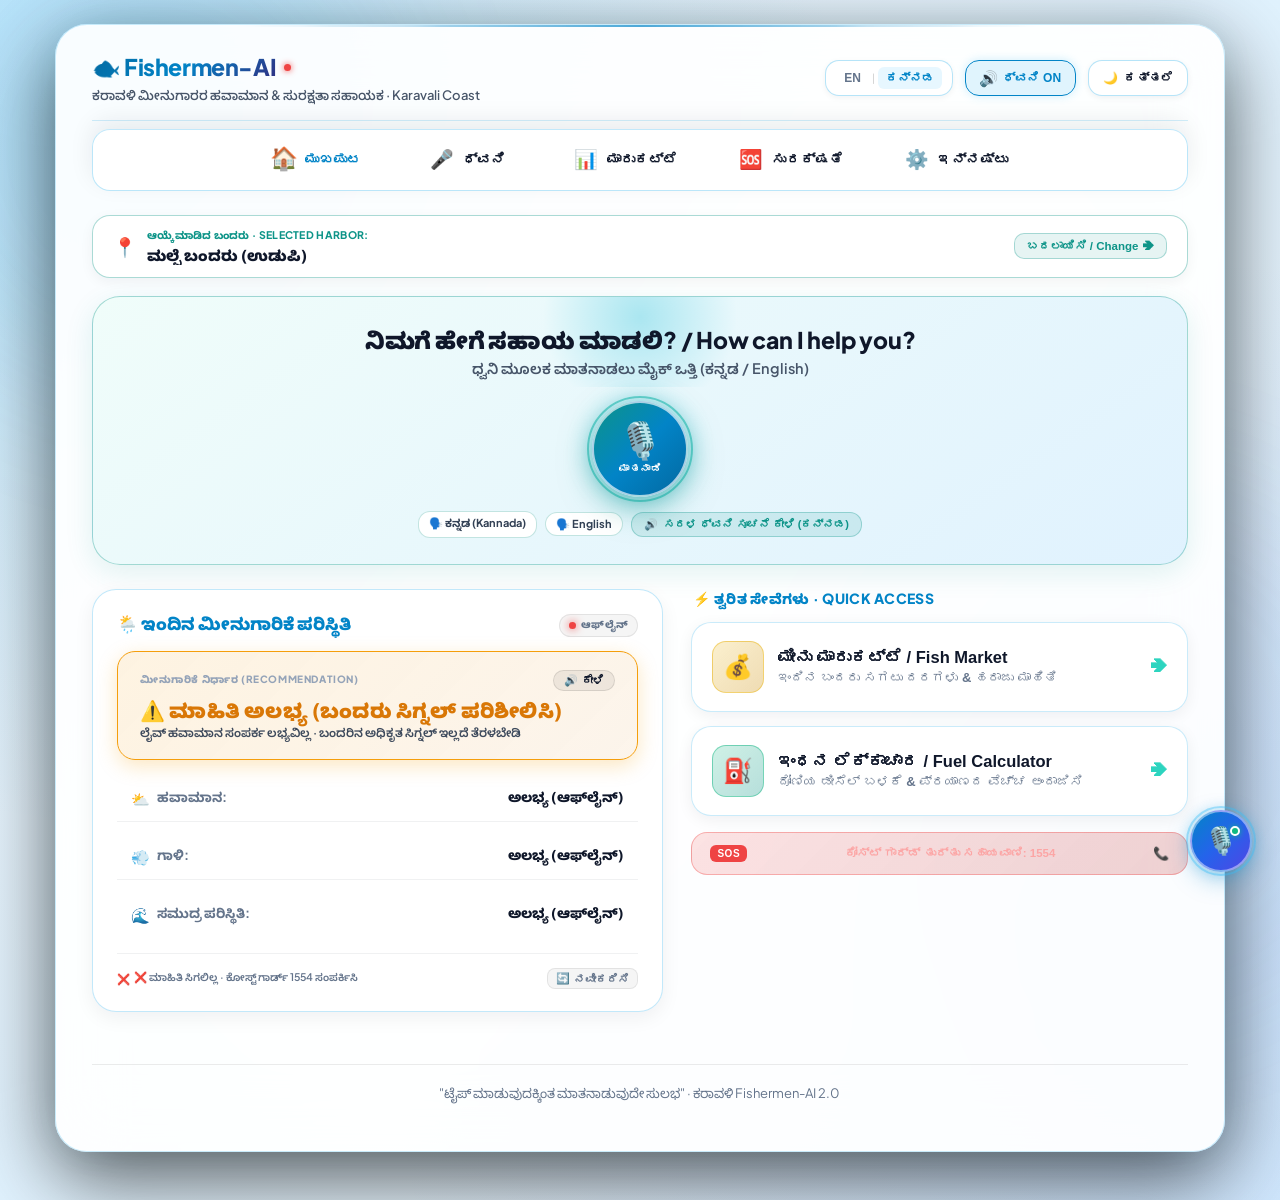
<file: frontend/index.html>
<!DOCTYPE html>
<html lang="kn">
<head>
    <meta charset="UTF-8">
    <meta name="viewport" content="width=device-width, initial-scale=1.0, maximum-scale=1.0, user-scalable=no">
    <meta name="theme-color" content="#030712">
    <meta name="apple-mobile-web-app-capable" content="yes">
    <meta name="apple-mobile-web-app-status-bar-style" content="black-translucent">
    <meta name="description" content="AI Marine Co-Pilot for Coastal Karnataka Fishermen with live weather, port prices, and safety advisory.">
    <link rel="manifest" href="./manifest.json">
    <link rel="icon" type="image/svg+xml" href="./icon.svg">
    <link rel="apple-touch-icon" href="./icon.svg">
    <title>🐟 Fishermen-AI | Autonomous Marine Co-Pilot</title>
    <!-- Premium Fonts -->
    <link rel="preconnect" href="https://fonts.googleapis.com">
    <link rel="preconnect" href="https://fonts.gstatic.com" crossorigin>
    <link href="https://fonts.googleapis.com/css2?family=Plus+Jakarta+Sans:wght@400;500;600;700;800;900&family=Noto+Sans+Kannada:wght@400;600;700;800&family=JetBrains+Mono:wght@500;700&display=swap" rel="stylesheet">
    <link rel="stylesheet" href="css/styles.css">
</head>
<body>

<!-- Floating Aurora Lights in Background -->
<div class="aurora-orb-1"></div>
<div class="aurora-orb-2"></div>

<div id="app">

    <!-- HEADER HUD (RESPONSIVE DESKTOP & MOBILE HEADER) -->
    <header class="app-header">
        <div class="header-brand">
            <div class="brand-title-row">
                <h1 class="brand-title">🐟 Fishermen-AI</h1>
                <div class="connection-status-dot" title="Server Status">
                    <span class="status-dot online" id="connectionDot"></span>
                    <span id="connectionText" class="sr-only">Online</span>
                </div>
            </div>
            <p class="subtitle" id="appSubtitle">ಕರಾವಳಿ ಮೀನುಗಾರರ ಹವಾಮಾನ & ಸುರಕ್ಷತಾ ಸಹಾಯಕ · Karavali Coast</p>
            <span class="marine-tag sr-only" id="marineTag">🌊 MARINE WEATHER ADVISORY</span>
        </div>

        <div class="header-actions-row">
            <!-- CONDENSED LANGUAGE TOGGLE: EN | ಕನ್ನಡ -->
            <div class="lang-toggle-compact" role="group" aria-label="Language Selector">
                <button class="lang-link lang-btn" data-lang="en" aria-label="Switch to English">EN</button>
                <span class="lang-sep">|</span>
                <button class="lang-link lang-btn active" data-lang="kn" aria-label="ಕನ್ನಡಕ್ಕೆ ಬದಲಾಯಿಸಿ">ಕನ್ನಡ</button>
            </div>

            <!-- KANNADA VOICE GUIDANCE TOGGLE (SINGLETON SHARED INSTANCE) -->
            <button id="voiceGuideToggleBtn" class="voice-guide-toggle-compact active" onclick="toggleVoiceGuide()" aria-label="ಧ್ವನಿ ಮಾರ್ಗದರ್ಶಿ / Voice Guide" title="ಧ್ವನಿ ಮಾರ್ಗದರ್ಶಿ (Voice Guidance: ON/OFF)">
                <span id="voiceGuideIcon" class="vguide-icon">🔊</span>
                <span id="voiceGuideText" class="vguide-text">ಧ್ವನಿ ON</span>
            </button>

            <!-- COMPACT THEME TOGGLE -->
            <button id="themeToggleBtn" class="theme-toggle-compact" onclick="toggleTheme()" aria-label="Toggle Light / Dark Mode" title="Toggle Theme">
                <span id="themeToggleIcon">☀️</span>
                <span id="themeToggleText" class="theme-toggle-text">Light</span>
            </button>
        </div>
    </header>

    <!-- PWA ADD TO HOME SCREEN BANNER -->
    <div id="pwaInstallBanner" class="pwa-install-banner" style="display:none;">
        <div class="pwa-banner-left">
            <span class="pwa-banner-icon">📱</span>
            <div class="pwa-banner-info">
                <span class="pwa-banner-title" id="pwaBannerTitle">ಹೋಮ್ ಸ್ಕ್ರೀನ್‌ಗೆ ಸೇರಿಸಿ</span>
                <span class="pwa-banner-sub" id="pwaBannerSub">ಆಫ್‌ಲೈನ್ ಬಳಕೆಗಾಗಿ ಆ್ಯಪ್ ಇನ್‌ಸ್ಟಾಲ್ ಮಾಡಿ</span>
            </div>
        </div>
        <div class="pwa-banner-actions">
            <button id="pwaInstallBtn" class="pwa-install-btn" onclick="triggerPwaInstall()">
                <span id="pwaInstallBtnText">ಇನ್‌ಸ್ಟಾಲ್</span>
            </button>
            <button class="pwa-close-btn" onclick="dismissPwaBanner()" aria-label="Dismiss banner" title="Dismiss">✕</button>
        </div>
    </div>

    <!-- CONTENT DISPLAY -->
    <div class="content-area" id="contentArea">

        <!-- ================= HOME PAGE (MODERN COASTAL REDESIGN) ================= -->
        <div class="page active" id="page-home">

            <!-- 1. SELECTED LOCATION BAR -->
            <div class="home-location-bar" id="homeLocationBar">
                <div class="home-location-info">
                    <span class="home-location-pin" aria-hidden="true">📍</span>
                    <div class="home-location-text">
                        <span class="home-location-label" id="homeLocationLabel">Selected Harbor · ಆಯ್ಕೆಮಾಡಿದ ಬಂದರು:</span>
                        <span class="home-location-name" id="homeLocationName">Malpe Harbor, Udupi (ಮಲ್ಪೆ ಬಂದರು)</span>
                    </div>
                </div>
                <button class="home-location-change-btn" id="homeLocationChangeBtn" onclick="openLocationSelector()" aria-label="Change Harbor Location" title="Change Location (ಬದಲಾಯಿಸಿ)">
                    <span id="homeLocationChangeText">ಬದಲಾಯಿಸಿ / Change</span>
                    <span class="home-loc-arrow" aria-hidden="true">➔</span>
                </button>
            </div>

            <!-- 2. MAIN VOICE ASSISTANT HERO (PRIMARY ENTRY POINT) -->
            <section class="home-voice-hero" id="homeVoiceHero" aria-label="Fishermen-AI Voice Assistant Entry Point">
                <div class="home-voice-hero-glow"></div>
                <div class="home-voice-hero-content">
                    <div class="home-voice-prompt-group">
                        <h2 class="home-voice-title" id="homeVoiceHeroTitle">How can I help you? / ನಿಮಗೆ ಹೇಗೆ ಸಹಾಯ ಮಾಡಲಿ?</h2>
                        <p class="home-voice-sub" id="homeVoiceHeroSub">Tap to speak in Kannada or English · ಮಾತನಾಡಿ ಕೇಳಿ</p>
                    </div>

                    <!-- LARGE PROMINENT CENTER MICROPHONE -->
                    <div class="home-hero-mic-wrapper">
                        <div class="home-hero-mic-sonar" id="homeHeroMicSonar" aria-hidden="true"></div>
                        <button class="home-hero-mic-btn" id="homeHeroMicBtn" onclick="handleHomeHeroMicClick()" aria-label="Start Voice Assistant (ಧ್ವನಿ ಸಹಾಯಕ)">
                            <span class="home-hero-mic-icon" id="homeHeroMicIcon" aria-hidden="true">🎙️</span>
                            <span class="home-hero-mic-label" id="homeHeroMicLabel">TAP TO SPEAK</span>
                        </button>
                    </div>

                    <div class="home-voice-badges-row">
                        <span class="home-voice-badge">🗣️ ಕನ್ನಡ (Kannada)</span>
                        <span class="home-voice-badge">🗣️ English</span>
                        <button class="home-voice-guide-pill" onclick="playCurrentScreenGuidance()" aria-label="ಧ್ವನಿ ಮಾರ್ಗದರ್ಶನ ಕೇಳಿ">
                            <span class="vguide-pill-speaker" aria-hidden="true">🔊</span>
                            <span id="homeVoiceGuideBtnText">ಸರಳ ಧ್ವನಿ ಸೂಚನೆ ಕೇಳಿ</span>
                        </button>
                    </div>
                </div>
            </section>

            <!-- 3. BALANCED RESPONSIVE GRID -->
            <div class="home-desktop-layout">
                <!-- LEFT COLUMN: FISHING RECOMMENDATION & COMPACT WEATHER SUMMARY -->
                <div class="home-col-conditions">
                    <div class="home-conditions-card" id="homeConditionsCard">
                        <div class="conditions-header-row">
                            <div class="conditions-card-title" id="condCardTitle">
                                🌦️ Today's Sea & Weather
                            </div>
                            <div class="conditions-live-badge" id="condLiveBadge">
                                <span class="live-dot online" id="condLiveDot"></span>
                                <span id="condLiveStatus">LIVE</span>
                            </div>
                        </div>

                        <!-- FISHING RECOMMENDATION (PROMINENT HERO STATUS) -->
                        <div class="recommendation-hero-box go" id="homeRecommendationBox">
                            <div class="rec-label-row">
                                <span class="rec-label" id="recLabelTitle">FISHING RECOMMENDATION</span>
                                <button id="homeReplayVoiceBtn" onclick="replayCurrentDecisionVoice()" class="rec-audio-btn" title="Listen in Audio" aria-label="Listen recommendation in audio">
                                    <span>🔊</span> <span id="homeReplayBtnText">Listen</span>
                                </button>
                            </div>
                            <div class="rec-status-value" id="homeDecisionStatus">
                                🟢 GO (CONDITIONS FAVORABLE)
                            </div>
                            <div class="rec-advisory-sub" id="homeAdvisorySub">
                                Generally favorable marine conditions · Good for coastal craft
                            </div>
                        </div>

                        <!-- 3 COMPACT CONDITION METRICS: Weather, Wind, Sea conditions -->
                        <div class="conditions-metrics-list">
                            <!-- Weather -->
                            <div class="cond-metric-item">
                                <div class="cond-metric-label">
                                    <span class="cond-metric-icon" aria-hidden="true">⛅</span>
                                    <span id="condWeatherLabel">Weather:</span>
                                </div>
                                <div class="cond-metric-value" id="condWeatherVal">Loading conditions...</div>
                            </div>

                            <!-- Wind -->
                            <div class="cond-metric-item">
                                <div class="cond-metric-label">
                                    <span class="cond-metric-icon" aria-hidden="true">💨</span>
                                    <span id="condWindLabel">Wind:</span>
                                </div>
                                <div class="cond-metric-value" id="condWindVal">Loading wind...</div>
                            </div>

                            <!-- Sea Conditions -->
                            <div class="cond-metric-item">
                                <div class="cond-metric-label">
                                    <span class="cond-metric-icon" aria-hidden="true">🌊</span>
                                    <span id="condSeaLabel">Sea conditions:</span>
                                </div>
                                <div class="cond-metric-value" id="condSeaVal">Loading sea state...</div>
                            </div>
                        </div>

                        <!-- LAST-UPDATED TIMESTAMP & DATA ACCURACY BAR -->
                        <div class="cond-footer-bar">
                            <div class="cond-timestamp-info" id="condTimestampInfo">
                                <span id="condTimestampIcon" aria-hidden="true">🕒</span>
                                <span id="condTimestampText">Fetching live telemetry...</span>
                            </div>
                            <button class="cond-refresh-action" onclick="refreshHomeConditions()" title="Refresh telemetry" aria-label="Refresh conditions">
                                <span>🔄</span> <span id="condRefreshText">Refresh</span>
                            </button>
                        </div>
                    </div>
                </div>

                <!-- RIGHT COLUMN: EXACTLY TWO QUICK ACCESS SHORTCUT CARDS + EMERGENCY STRIP -->
                <div class="home-col-features">
                    <div class="home-shortcuts-section">
                        <div class="home-shortcuts-header">
                            <span class="home-shortcuts-title" id="homeShortcutsHeaderTitle">⚡ Quick Access · ತ್ವರಿತ ಸೇವೆಗಳು</span>
                        </div>
                        <div class="home-shortcuts-grid">
                            <!-- SHORTCUT 1: FISH MARKET -->
                            <button class="home-shortcut-card" onclick="openHomeMarket()" aria-label="Fish Market Prices">
                                <div class="home-shortcut-icon market" aria-hidden="true">
                                    <span>💰</span>
                                </div>
                                <div class="home-shortcut-details">
                                    <div class="home-shortcut-name" id="homeMarketTitle">Fish Market / ಮೀನು ಮಾರುಕಟ್ಟೆ</div>
                                    <div class="home-shortcut-desc" id="homeMarketSub">Today's live harbor auction & benchmark catch rates</div>
                                </div>
                                <span class="home-shortcut-arrow" aria-hidden="true">➔</span>
                            </button>

                            <!-- SHORTCUT 2: FUEL CALCULATOR -->
                            <button class="home-shortcut-card" onclick="openHomeFuelCalculator()" aria-label="Fuel Calculator">
                                <div class="home-shortcut-icon fuel" aria-hidden="true">
                                    <span>⛽</span>
                                </div>
                                <div class="home-shortcut-details">
                                    <div class="home-shortcut-name" id="homeFuelTitle">Fuel Calculator / ಇಂಧನ ಲೆಕ್ಕಾಚಾರ</div>
                                    <div class="home-shortcut-desc" id="homeFuelSub">Estimate diesel consumption, engine burn & trip costs</div>
                                </div>
                                <span class="home-shortcut-arrow" aria-hidden="true">➔</span>
                            </button>
                        </div>
                    </div>

                    <!-- 4. SUBTLE EMERGENCY DISTRESS SOS BAR -->
                    <div class="home-emergency-strip">
                        <button class="emergency-quick-pill" onclick="openSOS()" aria-label="Coast Guard Emergency Hotline 1554">
                            <span class="emergency-sos-badge">SOS</span>
                            <span class="emergency-text" id="homeEmergencySosText">Coast Guard Distress Hotline: 1554</span>
                            <span class="emergency-call-icon" aria-hidden="true">📞</span>
                        </button>
                    </div>
                </div>
            </div>

            <!-- Hidden container for decision card references to ensure backwards compatibility -->
            <div id="resultContainer" style="display:none;">
                <div id="decisionCard">
                    <div id="decisionStatus"></div>
                    <div id="decisionReasons"></div>
                    <div id="decisionDetails"></div>
                    <div id="replayBtnText"></div>
                </div>
            </div>

        </div>

        <!-- ================= VOICE COCKPIT TAB ================= -->
        <div class="page" id="page-voice">
            <h2 class="page-title" id="voicePageTitle">🎤 Karavali Voice Cockpit</h2>
            <div style="display:flex;align-items:center;justify-content:space-between;gap:8px;margin-bottom:14px;flex-wrap:wrap;">
                <p id="voicePageSub" style="font-size:13px;color:#94a3b8;margin:0;">Speak directly in Kannada or English.</p>
                <button class="screen-voice-guide-btn" onclick="playCurrentScreenGuidance()" aria-label="ಬಳಸುವ ವಿಧಾನ ಕೇಳಿ">
                    <span class="vguide-pill-speaker">🔊</span>
                    <span id="voiceVoiceGuideBtnText">ಬಳಸುವ ವಿಧಾನ ಕೇಳಿ (ಕನ್ನಡ)</span>
                    <span class="vguide-pill-cue">▶️</span>
                </button>
            </div>

            <div class="voice-desktop-layout">
                <div class="voice-col-cockpit">
                    <div class="voice-cockpit voice-hub-card">
                        <div class="voice-hub-hero-badge">
                            <span class="hub-hero-icon">🎙️</span>
                            <span class="hub-hero-title" id="voiceHubHeroTitle">One Global Voice Assistant</span>
                        </div>
                        <p class="voice-hub-desc" id="voiceHubDesc">
                            You can ask Fishermen-AI from ANY screen using the persistent floating 🎙️ button on the bottom right.
                        </p>
                        <button class="voice-hub-launch-btn" onclick="openGlobalVoiceAssistant()" aria-label="Open Voice Assistant">
                            <span style="display:flex;align-items:center;gap:8px;">
                                <span>🎙️</span>
                                <span id="voiceHubLaunchText">Open Voice Assistant (ಧ್ವನಿ ಸಹಾಯಕ)</span>
                            </span>
                            <span>➔</span>
                        </button>
                        <div class="voice-hub-features-list">
                            <div class="vh-feat-item">
                                <span class="vh-feat-icon">🗣️</span>
                                <span class="vh-feat-text" id="vhFeat1">Kannada & English voice recognition & speech</span>
                            </div>
                            <div class="vh-feat-item">
                                <span class="vh-feat-icon">📍</span>
                                <span class="vh-feat-text" id="vhFeat2">Context-aware for Weather, Market, Fuel, and Safety</span>
                            </div>
                            <div class="vh-feat-item">
                                <span class="vh-feat-icon">⚡</span>
                                <span class="vh-feat-text" id="vhFeat3">Accessible across all screens without leaving your page</span>
                            </div>
                        </div>
                    </div>
                </div>

                <div class="voice-col-prompts">
                    <!-- Quick Suggestions -->
                    <div class="voice-prompts-wrapper">
                        <div id="voicePromptsTitle" style="font-size:11px;font-weight:800;color:#94a3b8;letter-spacing:0.5px;margin-bottom:8px;">💡 POPULAR ADVISORY PROMPTS</div>
                        <div style="display:flex;flex-direction:column;gap:6px;">
                            <div class="item-row" style="cursor:pointer;align-items:center;padding:11px 2px;" onclick="runVoicePrompt(1)">
                                <span id="promptItem1" style="font-weight:600;">🐟 "ನಾಳೆ ಕಡಲಿಗೆ ಹೋಗಬಹುದಾ?"</span>
                                <span class="prompt-ask-label" style="font-size:11px;color:#38bdf8;font-weight:700;text-align:right;flex-shrink:0;">Ask ➔</span>
                            </div>
                            <div class="item-row" style="cursor:pointer;align-items:center;padding:11px 2px;" onclick="runVoicePrompt(2)">
                                <span id="promptItem2" style="font-weight:600;">💰 "ಬಂಗಡೆ ಮೀನು ಬೆಲೆ ಎಷ್ಟು?"</span>
                                <span class="prompt-ask-label" style="font-size:11px;color:#38bdf8;font-weight:700;text-align:right;flex-shrink:0;">Ask ➔</span>
                            </div>
                            <div class="item-row" style="cursor:pointer;align-items:center;padding:11px 2px;" onclick="runVoicePrompt(3)">
                                <span id="promptItem3" style="font-weight:600;">🌊 "ಈಗ ಗಾಳಿ ಮತ್ತು ಅಲೆಗಳ ಸ್ಥಿತಿ ಹೇಗಿದೆ?"</span>
                                <span class="prompt-ask-label" style="font-size:11px;color:#38bdf8;font-weight:700;text-align:right;flex-shrink:0;">Ask ➔</span>
                            </div>
                            <div class="item-row" style="cursor:pointer;align-items:center;padding:11px 2px;" onclick="runVoicePrompt(4)">
                                <span id="promptItem4" style="font-weight:600;">⛽ "100 HP ದೋಣಿಗೆ ಎಷ್ಟು ಡೀಸೆಲ್ ಬೇಕು?"</span>
                                <span class="prompt-ask-label" style="font-size:11px;color:#38bdf8;font-weight:700;text-align:right;flex-shrink:0;">Ask ➔</span>
                            </div>
                            <div class="item-row" style="cursor:pointer;align-items:center;padding:11px 2px;" onclick="runVoicePrompt(5)">
                                <span id="promptItem5" style="font-weight:600;">🚨 "ಕೋಸ್ಟ್ ಗಾರ್ಡ್ ತುರ್ತು ಸಂಖ್ಯೆ ಏನು?"</span>
                                <span class="prompt-ask-label" style="font-size:11px;color:#38bdf8;font-weight:700;text-align:right;flex-shrink:0;">Ask ➔</span>
                            </div>
                        </div>
                    </div>
                </div>
            </div>
        </div>

        <!-- ================= MARKET TAB ================= -->
        <div class="page" id="page-market">
            <div style="display:flex;justify-content:space-between;align-items:center;margin-bottom:6px;">
                <h2 class="page-title" id="marketPageTitle" style="margin-bottom:0;">💰 ಬಂದರು ಮೀನು ದರಗಳು</h2>
                <span id="marketPageBadge" style="font-size:10px;background:rgba(6,182,212,0.12);color:#38bdf8;padding:2px 8px;border-radius:10px;border:1px solid rgba(6,182,212,0.25);font-weight:700;">KARAVALI HARBORS</span>
            </div>
            <div style="display:flex;align-items:center;justify-content:space-between;gap:8px;margin-bottom:12px;flex-wrap:wrap;">
                <p id="marketPageSub" style="font-size:12px;color:var(--text-muted);margin:0;flex:1;min-width:160px;">ಪರಿಶೀಲಿಸಿದ ಬಂದರು ಸಗಟು ದರಗಳು & ಮಾರಾಟ ನಿರ್ಧಾರ ಮಾಹಿತಿ.</p>
                <button class="screen-voice-guide-btn" onclick="playCurrentScreenGuidance()" aria-label="ದರಗಳ ಮಾಹಿತಿ ಕೇಳಿ">
                    <span class="vguide-pill-speaker">🔊</span>
                    <span id="marketVoiceGuideBtnText">ದರಗಳ ಮಾಹಿತಿ ಕೇಳಿ (ಕನ್ನಡ)</span>
                    <span class="vguide-pill-cue">▶️</span>
                </button>
            </div>

            <!-- 1. TRANSPARENCY & AUTHENTICITY NOTICE BANNER -->
            <div id="marketStatusBanner" class="market-status-banner">
                <div class="market-status-top">
                    <span id="marketStatusBadge" class="market-status-badge">⚠️ ಬೆಂಚ್‌ಮಾರ್ಕ್ ದರಗಳು (BENCHMARK)</span>
                    <span id="marketStatusTime" class="market-status-time">⏰ ಇಂದು · 06:30 AM</span>
                </div>
                <div id="marketStatusDesc" class="market-status-desc">
                    ಲೈವ್ ಡಿಜಿಟಲ್ ಹರಾಜು ಫೀಡ್ ಲಭ್ಯವಿಲ್ಲ: ಇತ್ತೀಚಿನ ಪರಿಶೀಲಿಸಿದ ಬಂದರು ಸಗಟು ದರಗಳನ್ನು ತೋರಿಸಲಾಗಿದೆ. ಮೀನು ಮಾರಾಟ ಮಾಡುವ ಮುನ್ನ ಸ್ಥಳೀಯ ಹರಾಜುದಾರರೊಂದಿಗೆ ದರ ಖಚಿತಪಡಿಸಿ.
                </div>
                <div class="market-status-source-tag">
                    <span id="marketStatusSourceLabel">🏛️ ಮೂಲ:</span>
                    <strong id="marketStatusSource">ಮಲ್ಪೆ ಮೀನುಗಾರರ ಪ್ರಾಥಮಿಕ ಸಹಕಾರಿ ಸಂಘ & ಕೆಎಫ್‌ಡಿಸಿ</strong>
                </div>
            </div>

            <!-- 2. SELECT LOCAL MARKET (HARBOR CAROUSEL) -->
            <div class="market-selector-wrapper">
                <div class="market-selector-label">
                    <span>📍</span>
                    <span id="marketSelectLabel">ಕರಾವಳಿ ಬಂದರು ಆಯ್ಕೆಮಾಡಿ (Select Harbor):</span>
                </div>
                <div id="marketChipsScroll" class="market-chips-scroll">
                    <!-- Populated dynamically via selectMarket() -->
                    <button class="market-chip active" type="button" onclick="selectMarket('malpe')">
                        <span class="market-chip-title">⚓ ಮಲ್ಪೆ ಬಂದರು</span>
                        <span class="market-chip-sub">Malpe · ಉಡುಪಿ</span>
                    </button>
                    <button class="market-chip" type="button" onclick="selectMarket('mangalore')">
                        <span class="market-chip-title">⚓ ಮಂಗಳೂರು ಧಕ್ಕೆ</span>
                        <span class="market-chip-sub">Mangalore Bunder · ದ.ಕ</span>
                    </button>
                    <button class="market-chip" type="button" onclick="selectMarket('gangolli')">
                        <span class="market-chip-title">⚓ ಗಂಗೊಳ್ಳಿ ಬಂದರು</span>
                        <span class="market-chip-sub">Gangolli · ಕುಂದಾಪುರ</span>
                    </button>
                    <button class="market-chip" type="button" onclick="selectMarket('karwar')">
                        <span class="market-chip-title">⚓ ಕಾರವಾರ ಬಂದರು</span>
                        <span class="market-chip-sub">Baithkol · ಉ.ಕ</span>
                    </button>
                    <button class="market-chip" type="button" onclick="selectMarket('honnavar')">
                        <span class="market-chip-title">⚓ ಹೊನ್ನಾವರ ಬಂದರು</span>
                        <span class="market-chip-sub">Honnavar · ಶರಾವತಿ</span>
                    </button>
                </div>
            </div>

            <!-- 3. SEARCH BY FISH NAME -->
            <div class="market-search-box">
                <span class="market-search-icon">🔍</span>
                <input type="text" id="marketSearchInput" class="market-search-input" placeholder="ಮೀನಿನ ಹೆಸರು ಹುಡುಕಿ (Search fish: ಬಂಗಡೆ, Pomfret, Boothai)..." oninput="filterMarketPrices()" autocomplete="off">
                <button type="button" id="marketSearchClear" class="market-search-clear" onclick="clearMarketSearch()" aria-label="Clear Search">✖</button>
            </div>

            <!-- 4. STRUCTURED 3-COLUMN TABLE HEADER -->
            <div class="market-table-header">
                <div class="market-th-col" id="mthFish">Fish (ಮೀನು / ತಳಿ)</div>
                <div class="market-th-col" id="mthPrice">Market price (/kg)</div>
                <div class="market-th-col" id="mthUpdated">Updated (ನವೀಕರಣ)</div>
            </div>

            <!-- 5. STRUCTURED CARDS LIST -->
            <div id="marketList" class="market-cards-list">
                <p style="opacity:0.6;font-size:13px;padding:24px 16px;text-align:center;">ಬಂದರು ದರಗಳನ್ನು ಲೋಡ್ ಮಾಡಲಾಗುತ್ತಿದೆ...</p>
            </div>

            <!-- 6. DOCKSIDE SELLING ADVISORY CARD -->
            <div class="market-disclaimer-box">
                <div class="market-disclaimer-title">
                    <span>💡</span>
                    <span id="marketAdvisoryTitle">ಮೀನುಗಾರರ ಮಾರಾಟ ಸಲಹೆ (Selling Decision Advisory):</span>
                </div>
                <div id="marketAdvisoryText">
                    ಇಲ್ಲಿ ನೀಡಿರುವ ಸಗಟು ದರಗಳು ಬಂದರು ಹರಾಜಿನ ಸರಾಸರಿ ಪ್ರತಿ ಕಿಲೋಗ್ರಾಂ ಬೆಲೆಯಾಗಿದೆ. ನಿಮ್ಮ ಕ್ಯಾಚ್‌ನ ತಾಜಾತನ (A-Grade / B-Grade), ಐಸ್ ಪ್ರಮಾಣ ಮತ್ತು ಮಾರುಕಟ್ಟೆಗೆ ಬರುವ ಒಟ್ಟು ದೋಣಿಗಳ ಸಂಖ್ಯೆಗೆ ಅನುಗುಣವಾಗಿ ಅಂತಿಮ ಹರಾಜು ದರ ವ್ಯತ್ಯಾಸವಾಗಬಹುದು. ದೋಣಿ ಇಳಿಸುವ ಮುನ್ನ ಬಂದರು ಹರಾಜುದಾರರೊಂದಿಗೆ (Auctioneer) ದರ ಮಾತನಾಡಿ.
                </div>
            </div>
        </div>

        <!-- ================= SAFETY & SOS TAB ================= -->
        <div class="page" id="page-safety">
            <div style="display:flex;align-items:center;justify-content:space-between;gap:8px;margin-bottom:12px;flex-wrap:wrap;">
                <h2 class="page-title" id="safetyPageTitle" style="margin-bottom:0;">🆘 Emergency & Safety HUD</h2>
                <button class="screen-voice-guide-btn" onclick="playCurrentScreenGuidance()" aria-label="ಸುರಕ್ಷತಾ ಸೂಚನೆ ಕೇಳಿ">
                    <span class="vguide-pill-speaker">🔊</span>
                    <span id="safetyVoiceGuideBtnText">ಸುರಕ್ಷತಾ ಸೂಚನೆ ಕೇಳಿ (ಕನ್ನಡ)</span>
                    <span class="vguide-pill-cue">▶️</span>
                </button>
            </div>

            <div class="safety-desktop-layout">
                <div class="safety-col-emergency">
                    <!-- SOS Hero Trigger -->
                    <button onclick="openSOS()" style="width:100%;padding:18px;background:linear-gradient(135deg,#ef4444,#dc2626);border:none;border-radius:20px;color:white;font-size:17px;font-weight:900;cursor:pointer;margin-bottom:16px;box-shadow:0 8px 30px rgba(239,68,68,0.45);display:flex;align-items:center;justify-content:center;gap:8px;">
                        <span>🆘</span>
                        <span id="safetySosText">MARITIME DISTRESS & SOS (1554)</span>
                    </button>

                    <!-- Direct Coastal Emergency Contacts -->
                    <div class="glass-card" style="margin-bottom:12px;">
                        <h3 id="safetyAssistTitle" style="font-size:14px;font-weight:800;margin-bottom:10px;color:#f87171;">📞 Rapid Coastal Assistance</h3>
                        
                        <a href="tel:1554" class="item-row" style="align-items:center;padding:11px 2px;">
                            <span id="contactGuardText" style="font-weight:700;color:var(--text-main);">🚨 Indian Coast Guard (SAR)</span>
                            <span style="color:#f87171;font-weight:800;text-align:right;">1554 📞</span>
                        </a>
                        
                        <a href="tel:1093" class="item-row" style="align-items:center;padding:11px 2px;">
                            <span id="contactPoliceText" style="font-weight:700;color:var(--text-main);">🌊 Coastal Marine Police</span>
                            <span style="color:#38bdf8;font-weight:800;text-align:right;">1093 📞</span>
                        </a>

                        <a href="tel:1073" class="item-row" style="align-items:center;padding:11px 2px;">
                            <span id="contactRescueText" style="font-weight:700;color:var(--text-main);">🛟 Marine Rescue Coordination</span>
                            <span style="color:#fbbf24;font-weight:800;text-align:right;">1073 📞</span>
                        </a>
                    </div>

                    <!-- WhatsApp GPS Share -->
                    <button onclick="shareLocationWithFamily()" style="width:100%;padding:14px;background:linear-gradient(135deg,#2563eb,#7c3aed);border:none;border-radius:16px;color:white;font-weight:800;font-size:14px;cursor:pointer;margin-bottom:14px;box-shadow:0 6px 20px rgba(37,99,235,0.3);display:flex;align-items:center;justify-content:center;gap:8px;">
                        <span>📍</span> <span id="shareLocationBtnText">Share My GPS Location via WhatsApp</span>
                    </button>

                    <!-- Tide Info -->
                    <div id="tideList" class="glass-card" style="margin-bottom:12px;"></div>
                </div>

                <div class="safety-col-telemetry">
                    <!-- LIVE MARINE TELEMETRY & WEATHER HUD -->
                    <div style="margin:0 0 6px;">
                        <h3 id="telemetrySectionTitle" style="font-size:14px;font-weight:800;margin-bottom:10px;color:#38bdf8;display:flex;align-items:center;gap:6px;">
                            <span>🌊</span> Live Marine Telemetry & Swell
                        </h3>

                        <!-- LIVE TELEMETRY HUD TILES -->
                        <div class="marine-telemetry-hud" style="margin-bottom:12px;">
                            <div class="hud-tile">
                                <span class="hud-icon">💨</span>
                                <div>
                                    <div class="hud-val" id="hudWind">5.6 km/h</div>
                                    <div class="hud-lbl" id="hudWindLabel">Wind Speed</div>
                                </div>
                            </div>
                            <div class="hud-tile">
                                <span class="hud-icon">🌡️</span>
                                <div>
                                    <div class="hud-val" id="hudTemp">27.0°C</div>
                                    <div class="hud-lbl" id="hudTempLabel">Sea Temp</div>
                                </div>
                            </div>
                            <div class="hud-tile">
                                <span class="hud-icon">🌊</span>
                                <div>
                                    <div class="hud-val" id="hudWave">Calm (0.7m)</div>
                                    <div class="hud-lbl" id="hudWaveLabel">Wave Swell</div>
                                </div>
                            </div>
                        </div>

                        <!-- LIVE MARINE WEATHER TELEMETRY CARD -->
                        <div class="glass-card" id="homeWeather" style="margin-top:0;margin-bottom:12px;">
                            <div style="display:flex;align-items:center;gap:12px;">
                                <div style="font-size:32px;filter:drop-shadow(0 2px 10px rgba(56,189,248,0.4));">🌤️</div>
                                <div style="flex:1;">
                                    <div style="font-size:14px;font-weight:800;" id="homeWeatherMain">Loading live marine weather...</div>
                                    <div style="font-size:11px;color:#94a3b8;margin-top:2px;" id="homeWeatherMeta">📍 Karavali Coast · Live OpenWeather · Gangolli / Malpe</div>
                                </div>
                            </div>
                        </div>

                        <!-- BEST TIME TO FISH TODAY (SOLUNAR WINDOW) -->
                        <div class="glass-card" id="bestTimeCard" style="background:linear-gradient(135deg,rgba(6,182,212,0.08),rgba(59,130,246,0.08));border-color:rgba(6,182,212,0.25);margin-top:0;margin-bottom:12px;">
                            <div style="display:flex;align-items:center;justify-content:space-between;margin-bottom:8px;">
                                <div style="font-size:13px;font-weight:800;display:flex;align-items:center;gap:6px;color:#38bdf8;" id="bestTimeTitle">
                                    <span>⏰</span> Best Fishing Window
                                </div>
                                <div style="font-size:11px;color:#94a3b8;font-weight:600;" id="bestTimeDate">Today</div>
                            </div>
                            <div id="bestTimeWindows">
                                <div style="font-size:12px;opacity:0.5;">Loading solunar windows...</div>
                            </div>
                            <div id="bestTimeNow" style="margin-top:10px;padding:8px 12px;border-radius:10px;font-size:12px;text-align:center;display:none;font-weight:700;"></div>
                        </div>
                    </div>

                    <!-- 7-Day Calendar -->
                    <div id="calendarList" class="glass-card"></div>
                </div>
            </div>
        </div>

        <!-- ================= MORE TAB (FEATURE HUB) ================= -->
        <div class="page" id="page-more">
            <!-- MORE MENU HUB (8-FEATURE GRID) -->
            <div id="moreMenuHub">
                <h2 class="page-title" id="morePageTitle">⚙️ Fishermen Feature Hub</h2>
                <div style="display:flex;align-items:center;justify-content:space-between;gap:8px;margin-bottom:14px;flex-wrap:wrap;">
                    <p id="morePageSub" style="font-size:12px;color:#94a3b8;margin:0;flex:1;min-width:160px;">Select an advisory tool or community marine service:</p>
                    <button class="screen-voice-guide-btn" onclick="playCurrentScreenGuidance()" aria-label="ಪರಿಕರಗಳ ಮಾಹಿತಿ ಕೇಳಿ">
                        <span class="vguide-pill-speaker">🔊</span>
                        <span id="moreVoiceGuideBtnText">ಪರಿಕರಗಳ ಮಾಹಿತಿ ಕೇಳಿ (ಕನ್ನಡ)</span>
                        <span class="vguide-pill-cue">▶️</span>
                    </button>
                </div>

                <!-- Feature Bento Grid -->
                <div class="more-bento-grid">
                    <!-- Hero Fish Guide Button -->
                    <button id="fishScanBtn" class="more-card" style="grid-column: span 2;padding:16px;background:linear-gradient(135deg,rgba(14,165,233,0.25),rgba(124,58,237,0.25));border:1px solid rgba(56,189,248,0.4);border-radius:20px;color:white;cursor:pointer;text-align:left;display:flex;align-items:center;gap:12px;box-shadow:0 8px 24px rgba(6,182,212,0.18);">
                        <span style="font-size:34px;">🐟</span>
                        <div>
                            <div id="fishScanCardTitle" style="font-weight:900;font-size:15px;color:#38bdf8;">Fish Species Guide (ಮೀನು ಪರಿಚಯ)</div>
                            <div id="fishScanCardSub" style="font-size:11px;color:#cbd5e1;margin-top:2px;">Photo & catalog reference: species, port rates & season</div>
                        </div>
                    </button>

                    <!-- Feature #2: FishReels Vertical Video Feed (Hero 2-column Card) -->
                    <button id="videosBtn" class="more-card" style="grid-column: span 2;padding:16px;background:linear-gradient(135deg,rgba(124,58,237,0.28),rgba(6,182,212,0.22));border:1px solid rgba(168,85,247,0.45);border-radius:20px;color:white;cursor:pointer;text-align:left;display:flex;align-items:center;gap:12px;box-shadow:0 8px 24px rgba(124,58,237,0.22);">
                        <span style="font-size:34px;">🎬🐟</span>
                        <div style="flex:1;min-width:0;">
                            <div style="display:flex;align-items:center;justify-content:space-between;gap:6px;">
                                <div id="videosCardTitle" style="font-weight:900;font-size:15px;color:#c084fc;">FishReels · ಮೀನು ಕಲಿಯೋಣ</div>
                                <span style="font-size:9.5px;background:linear-gradient(135deg, #7c3aed, #06b6d4);color:#ffffff;padding:2px 8px;border-radius:10px;font-weight:800;letter-spacing:0.3px;white-space:nowrap;border:1px solid rgba(255,255,255,0.3);box-shadow:0 2px 8px rgba(124,58,237,0.4);">SHORTS 15–45s 🎬</span>
                            </div>
                            <div id="videosCardSub" style="font-size:11px;color:#cbd5e1;margin-top:2px;line-height:1.35;">15–45s short educational fish & marine clips (ಲಂಬ ಶಾರ್ಟ್ಸ್)</div>
                        </div>
                    </button>

                    <button id="predictionBtn" class="action-tile more-card bento-tool-card">
                        <span style="font-size:24px;">🐟</span>
                        <span id="predictionCardTitle" style="font-size:13px;font-weight:800;margin-top:4px;">Seasonal Guide</span>
                        <span id="predictionCardSub" style="font-size:10px;color:var(--text-muted);font-weight:400;">Karavali landing trends</span>
                    </button>

                    <button id="fuelBtn" class="action-tile more-card bento-tool-card">
                        <span style="font-size:24px;">⛽</span>
                        <span id="fuelCardTitle" style="font-size:13px;font-weight:800;margin-top:4px;">Fuel Calculator</span>
                        <span id="fuelCardSub" style="font-size:10px;color:var(--text-muted);font-weight:400;">Voyage cost & net profit</span>
                    </button>

                    <button id="schemeBtn" class="action-tile more-card bento-tool-card">
                        <span style="font-size:24px;">🏛️</span>
                        <span id="schemeCardTitle" style="font-size:13px;font-weight:800;margin-top:4px;">Govt Schemes</span>
                        <span id="schemeCardSub" style="font-size:10px;color:var(--text-muted);font-weight:400;">PMMSY Subsidies & Loans</span>
                    </button>

                    <button id="dashboardBtn" class="action-tile more-card bento-tool-card">
                        <span style="font-size:24px;">📈</span>
                        <span id="dashboardCardTitle" style="font-size:13px;font-weight:800;margin-top:4px;">Voyage Stats</span>
                        <span id="dashboardCardSub" style="font-size:10px;color:var(--text-muted);font-weight:400;">Safety decision log</span>
                    </button>

                    <button id="historyBtn" class="action-tile more-card bento-tool-card">
                        <span style="font-size:24px;">📋</span>
                        <span id="historyCardTitle" style="font-size:13px;font-weight:800;margin-top:4px;">Advisory History</span>
                        <span id="historyCardSub" style="font-size:10px;color:var(--text-muted);font-weight:400;">Past trips logged</span>
                    </button>

                    <button id="exportBtn" class="action-tile more-card bento-tool-card">
                        <span style="font-size:24px;">📄</span>
                        <span id="exportCardTitle" style="font-size:13px;font-weight:800;margin-top:4px;">Export Voyage</span>
                        <span id="exportCardSub" style="font-size:10px;color:var(--text-muted);font-weight:400;">Download trip report</span>
                    </button>

                    <button id="catchLogBtn" class="action-tile more-card bento-tool-card">
                        <span style="font-size:24px;">🎣</span>
                        <span id="catchLogCardTitle" style="font-size:13px;font-weight:800;margin-top:4px;">Catch Logger</span>
                        <span id="catchLogCardSub" style="font-size:10px;color:var(--text-muted);font-weight:400;">Log kg & earnings</span>
                    </button>

                    <button id="installAppBtn" class="action-tile more-card bento-tool-card" onclick="triggerPwaInstall()">
                        <span style="font-size:24px;">📱</span>
                        <span id="installCardTitle" style="font-size:13px;font-weight:800;margin-top:4px;">Add to Home Screen</span>
                        <span id="installCardSub" style="font-size:10px;color:var(--text-muted);font-weight:400;">Install standalone app</span>
                    </button>
                </div>
            </div>

            <!-- DEDICATED FULL FEATURE VIEW (OPENS AT TOP) -->
            <div id="moreFeatureView" class="more-feature-container" style="display:none;">
                <div class="more-nav-bar">
                    <button id="moreBackBtn" class="more-back-btn" onclick="closeMoreFeature()" aria-label="Back to Tools Menu">
                        <span class="back-arrow">←</span>
                        <span id="moreBackBtnText">Back to Tools (ಮೆನು)</span>
                    </button>
                    <div style="display:flex;align-items:center;gap:6px;">
                        <button id="moreAudioGuideBtn" class="feature-audio-guide-btn" onclick="playCurrentScreenGuidance()" title="ಧ್ವನಿ ಸೂಚನೆ ಕೇಳಿ" aria-label="ಧ್ವನಿ ಸೂಚನೆ ಕೇಳಿ">
                            <span>🔊</span> <span id="moreAudioGuideText">ಕೇಳಿ</span>
                        </button>
                        <span id="moreFeatureBadge" class="more-feature-badge">Feature</span>
                    </div>
                </div>
                <!-- Dynamic Container for Selected Feature -->
                <div id="moreContainer"></div>
            </div>
        </div>

    </div>

    <!-- FLOATING VOICE GUIDANCE HUD -->
    <div id="voiceGuideHud" class="voice-guide-hud" style="display:none;" onclick="stopVoiceGuidance()">
        <div class="voice-guide-hud-left">
            <span class="voice-guide-hud-icon">🔊</span>
            <div class="voice-guide-hud-text">
                <div class="voice-guide-hud-title" id="voiceGuideHudTitle">ಧ್ವನಿ ಮಾರ್ಗದರ್ಶಿ (Voice Guide)</div>
                <div class="voice-guide-hud-sub" id="voiceGuideHudSub">ಸೂಚನೆ ನುಡಿಯುತ್ತಿದೆ...</div>
            </div>
        </div>
        <div class="voice-guide-hud-actions">
            <div class="vguide-equalizer">
                <span></span><span></span><span></span>
            </div>
            <button class="voice-guide-stop-pill" onclick="event.stopPropagation(); stopVoiceGuidance();" aria-label="ನಿಲ್ಲಿಸಿ">
                ⏹️ <span id="voiceGuideStopPillText">ನಿಲ್ಲಿಸಿ</span>
            </button>
        </div>
    </div>


    <!-- FLOATING DOCK BOTTOM NAVIGATION -->
    <nav class="tab-bar" aria-label="Bottom Navigation">
        <button class="tab-btn active" data-page="page-home" aria-label="Home">
            <span class="tab-icon">🏠</span>
            <span class="tab-label" id="tabHomeLabel">Home</span>
        </button>
        <button class="tab-btn" data-page="page-voice" aria-label="Voice">
            <span class="tab-icon">🎤</span>
            <span class="tab-label" id="tabVoiceLabel">Voice</span>
        </button>
        <button class="tab-btn" data-page="page-market" aria-label="Market">
            <span class="tab-icon">📊</span>
            <span class="tab-label" id="tabMarketLabel">Market</span>
        </button>
        <button class="tab-btn" data-page="page-safety" aria-label="Safety">
            <span class="tab-icon">🆘</span>
            <span class="tab-label" id="tabSafetyLabel">Safety</span>
        </button>
        <button class="tab-btn" data-page="page-more" aria-label="More">
            <span class="tab-icon">⚙️</span>
            <span class="tab-label" id="tabMoreLabel">More</span>
        </button>
    </nav>

    <footer>
        <p class="tagline" id="footerTagline">"Asking is easier than typing" · Karavali Fishermen AI 2.0</p>
    </footer>

</div>

<!-- ========================================================
     GLOBAL FLOATING VOICE ASSISTANT (ONE PERSISTENT FAB ACROSS ENTIRE WEBSITE)
     ======================================================== -->
<button id="globalVoiceFab" class="global-voice-fab" onclick="handleGlobalVoiceFabClick(event)" aria-label="Fishermen-AI Voice Assistant" title="ಧ್ವನಿ ಸಹಾಯಕ / Voice Assistant">
    <div class="gva-fab-ring"></div>
    <div class="gva-fab-core">
        <span class="gva-fab-icon" id="globalFabIcon">🎙️</span>
        <span class="gva-fab-status-dot" id="globalFabDot"></span>
    </div>
</button>

<!-- REUSABLE GLOBAL VOICE ASSISTANT MODAL (ONE INSTANCE FOR ENTIRE SITE) -->
<div id="globalVoiceModal" class="gva-modal-backdrop" onclick="if(event.target===this) closeGlobalVoiceAssistant()">
    <div class="gva-modal-card" role="dialog" aria-modal="true" aria-labelledby="gvaModalTitle">
        <!-- Header Bar -->
        <div class="gva-header">
            <div class="gva-header-left">
                <div class="gva-avatar-pulse">
                    <span class="gva-avatar-icon">🐟</span>
                    <span class="gva-live-indicator" id="gvaLiveDot"></span>
                </div>
                <div>
                    <h3 class="gva-title" id="gvaModalTitle">Fishermen-AI Voice Assistant</h3>
                    <div class="gva-context-strip" id="gvaContextStrip">
                        <span class="gva-context-icon" id="gvaContextIcon">📍</span>
                        <span class="gva-context-label" id="gvaContextLabel">Home Screen</span>
                    </div>
                </div>
            </div>
            <button class="gva-close-btn" onclick="closeGlobalVoiceAssistant()" aria-label="Close Voice Assistant" title="Close (ಮುಚ್ಚಿ)">✕</button>
        </div>

        <!-- Center Stage: Mic & State Feedback -->
        <div class="gva-stage">
            <div class="gva-mic-stage" id="gvaMicStage">
                <div class="gva-sonar-wave" id="gvaSonarWave"></div>
                <button class="gva-center-mic-btn" id="gvaCenterMicBtn" onclick="toggleGlobalAssistantMic()" aria-label="Start or Stop Voice Recording">
                    <span class="gva-center-mic-icon" id="gvaCenterMicIcon">🎙️</span>
                    <span class="gva-center-mic-text" id="gvaCenterMicText">Tap to Speak</span>
                </button>
            </div>

            <div class="gva-state-banner" id="gvaStateBanner">
                <span class="gva-state-icon" id="gvaStateIcon">🎙️</span>
                <span class="gva-state-text" id="gvaStateText">Ready. Tap mic and speak in Kannada or English</span>
            </div>

            <!-- Animated Equalizer Wave -->
            <div class="gva-equalizer" id="gvaEqualizer">
                <span></span><span></span><span></span><span></span><span></span>
            </div>

            <!-- Live Speech Transcript Box -->
            <div class="gva-transcript-box" id="gvaTranscriptBox">
                <span class="gva-transcript-label" id="gvaTranscriptLabel">🗣️ You said / ನಿಮ್ಮ ಪ್ರಶ್ನೆ:</span>
                <div class="gva-transcript-content" id="gvaTranscriptText">"ನಾಳೆ ಕಡಲಿಗೆ ಹೋಗಬಹುದಾ? / Should I go fishing?"</div>
            </div>
        </div>

        <!-- Assistant Response Box -->
        <div class="gva-response-box" id="gvaResponseBox" style="display:none;">
            <div class="gva-response-header">
                <span class="gva-response-title" id="gvaResponseTitle">🤖 Assistant Advisory</span>
                <div class="gva-response-actions">
                    <button class="gva-pill-action" onclick="replayAssistantVoice()" title="Replay response" id="gvaReplayBtn">
                        <span>🔊</span> <span id="gvaReplayText">Replay</span>
                    </button>
                    <button class="gva-pill-action stop" onclick="stopAssistantSpeech()" title="Stop speaking" id="gvaStopSpeechBtn">
                        <span>⏹️</span> <span id="gvaStopSpeechText">Stop</span>
                    </button>
                </div>
            </div>
            <div class="gva-response-text" id="gvaResponseText"></div>
            <div class="gva-decision-chip" id="gvaDecisionChip" style="display:none;"></div>
        </div>

        <!-- Context-Aware Prompt Suggestions Chips -->
        <div class="gva-prompts-section">
            <div class="gva-prompts-title" id="gvaPromptsTitle">💡 Suggested Questions for this Screen</div>
            <div class="gva-prompt-chips" id="gvaPromptChips">
                <!-- Populated dynamically via JS -->
            </div>
        </div>

        <!-- Text Query Fallback Row -->
        <div class="gva-text-fallback-row">
            <input type="text" id="gvaTextInput" class="gva-text-input" placeholder="Type question in Kannada or English..." onkeydown="if(event.key==='Enter') submitGvaTextQuery()" />
            <button class="gva-send-btn" onclick="submitGvaTextQuery()" aria-label="Send Query">➔</button>
        </div>
    </div>
</div>

<!-- SOS EMERGENCY MODAL -->
<div id="sosModal" style="display:none;position:fixed;top:0;left:0;right:0;bottom:0;background:rgba(3,7,18,0.88);backdrop-filter:blur(18px);z-index:1000;justify-content:center;align-items:center;padding:14px;">
    <div style="background:linear-gradient(145deg,#0b1329,#1e1b4b);padding:24px 20px;border-radius:26px;max-width:400px;width:100%;text-align:center;border:1px solid rgba(239,68,68,0.45);box-shadow:0 25px 60px rgba(239,68,68,0.35);position:relative;max-height:92vh;overflow-y:auto;">
        <button onclick="closeSOS()" style="position:absolute;top:12px;right:14px;background:none;border:none;color:#94a3b8;font-size:24px;cursor:pointer;padding:4px 8px;">✕</button>
        
        <div style="font-size:38px;margin-bottom:4px;">🚨</div>
        <h3 style="color:#f87171;font-size:20px;font-weight:900;letter-spacing:-0.3px;" id="sosModalTitle">COASTAL DISTRESS & RESCUE</h3>
        <p style="font-size:11px;color:#94a3b8;margin-top:2px;" id="sosModalSub">Read coordinates out loud to maritime rescue operator</p>

        <!-- KANNADA AUDIO GUIDANCE BUTTON -->
        <button class="sos-audio-guide-btn" onclick="playVoiceGuidance('sos-modal', true)" aria-label="ತುರ್ತು ಸೂಚನೆ ಧ್ವನಿಯಲ್ಲಿ ಕೇಳಿ">
            <span>🔊</span> <span id="sosAudioGuideText">ತುರ್ತು ಸೂಚನೆ ಧ್ವನಿಯಲ್ಲಿ ಕೇಳಿ (ಕನ್ನಡ)</span>
        </button>

        <!-- LIVE GPS TELEMETRY BOX -->
        <div id="sosGpsBox" style="margin:14px 0 10px;background:rgba(3,7,18,0.7);padding:12px 14px;border-radius:14px;border:1px solid rgba(56,189,248,0.25);text-align:left;">
            <div style="display:flex;justify-content:space-between;align-items:center;margin-bottom:4px;">
                <span id="sosGpsHeader" style="font-size:10px;font-weight:800;color:#38bdf8;text-transform:uppercase;letter-spacing:0.5px;">📍 Live Sea Coordinates</span>
                <span id="sosGpsStatus" style="font-size:10px;color:#facc15;font-weight:700;">Acquiring GPS...</span>
            </div>
            <div id="sosCoordinates" style="font-family:'JetBrains Mono',monospace;font-size:15px;font-weight:800;color:#ffffff;line-height:1.4;">
                Acquiring GPS fix...
            </div>
            <div id="sosGpsMeta" style="font-size:10px;color:#94a3b8;margin-top:4px;">
                Enable phone location for high-precision satellite fix
            </div>
            <button id="copyCoordsBtn" onclick="copyGpsCoordinates()" style="margin-top:8px;width:100%;padding:8px;background:rgba(56,189,248,0.15);border:1px solid rgba(56,189,248,0.3);border-radius:8px;color:#38bdf8;font-size:11px;font-weight:700;cursor:pointer;">
                📋 Copy GPS Coordinates
            </button>
        </div>

        <!-- TWO-STEP CONFIRMED EMERGENCY CALL BUTTONS -->
        <div style="display:flex;flex-direction:column;gap:8px;margin-top:12px;">
            <button onclick="confirmEmergencyCall('1554', 'Indian Coast Guard Search & Rescue')" style="width:100%;padding:13px;background:linear-gradient(135deg,#ef4444,#dc2626);border:none;border-radius:14px;color:white;font-size:14px;font-weight:900;cursor:pointer;box-shadow:0 6px 18px rgba(239,68,68,0.4);display:flex;align-items:center;justify-content:center;gap:8px;">
                <span>🚨</span>
                <span id="sosCallGuardBtnText">COAST GUARD RESCUE (1554)</span>
            </button>

            <button onclick="confirmEmergencyCall('1093', 'Coastal Marine Police')" style="width:100%;padding:12px;background:linear-gradient(135deg,#0284c7,#0369a1);border:none;border-radius:14px;color:white;font-size:13px;font-weight:800;cursor:pointer;display:flex;align-items:center;justify-content:center;gap:8px;">
                <span>🌊</span>
                <span id="sosCallPoliceBtnText">Coastal Marine Police (1093)</span>
            </button>

            <button onclick="confirmEmergencyCall('108', 'Medical Ambulance Service')" style="width:100%;padding:10px;background:rgba(255,255,255,0.06);border:1px solid rgba(255,255,255,0.15);border-radius:12px;color:#cbd5e1;font-size:12px;font-weight:700;cursor:pointer;">
                <span id="sosCallAmbulanceBtnText">🚑 Medical Ambulance (108)</span>
            </button>
        </div>

        <!-- EMERGENCY LOCATION BEACON (WHATSAPP / SMS) -->
        <button onclick="sendEmergencyBeacon()" style="margin-top:10px;width:100%;padding:11px;background:linear-gradient(135deg,#10b981,#059669);border:none;border-radius:12px;color:white;font-weight:800;font-size:12px;cursor:pointer;display:flex;align-items:center;justify-content:center;gap:6px;">
            <span>📍</span>
            <span id="sosBeaconBtnText">Send GPS Distress Beacon (WhatsApp / SMS)</span>
        </button>

        <p style="margin-top:10px;font-size:10px;color:#94a3b8;line-height:1.4;" id="sosModalDisclaimer">
            Advisory tool: Direct dial link. Does not replace marine VHF Channel 16 or EPIRB beacons.
        </p>
    </div>
</div>

<!-- CALL CONFIRMATION PROMPT MODAL -->
<div id="callConfirmModal" style="display:none;position:fixed;top:0;left:0;right:0;bottom:0;background:rgba(3,7,18,0.92);backdrop-filter:blur(20px);z-index:1100;justify-content:center;align-items:center;padding:16px;">
    <div style="background:#0f172a;border:2px solid #ef4444;border-radius:20px;padding:22px;max-width:340px;width:100%;text-align:center;">
        <div style="font-size:36px;margin-bottom:6px;">⚠️</div>
        <h4 style="color:#ffffff;font-size:17px;font-weight:900;" id="confirmCallTitle">Confirm Emergency Call</h4>
        <p style="font-size:13px;color:#cbd5e1;margin:10px 0 16px;" id="confirmCallMsg">You are about to dial emergency assistance.</p>
        <div style="display:flex;gap:10px;">
            <button id="confirmCallCancelBtn" onclick="document.getElementById('callConfirmModal').style.display='none'" style="flex:1;padding:12px;background:rgba(255,255,255,0.08);border:1px solid rgba(255,255,255,0.18);border-radius:12px;color:white;font-weight:700;font-size:13px;cursor:pointer;">Cancel</button>
            <a id="confirmCallLink" href="tel:1554" style="flex:1;padding:12px;background:#ef4444;border:none;border-radius:12px;color:white;font-weight:900;font-size:13px;text-decoration:none;display:inline-flex;align-items:center;justify-content:center;">Yes, Call Now</a>
        </div>
    </div>
</div>

<!-- PWA iOS / BROWSER INSTALLATION MODAL -->
<div id="pwaIosModal" class="pwa-modal-backdrop" style="display:none;" onclick="if(event.target===this)closeIosInstallModal()">
    <div class="pwa-modal-card">
        <div style="display:flex;justify-content:space-between;align-items:center;margin-bottom:12px;">
            <div style="display:flex;align-items:center;gap:8px;">
                <span style="font-size:22px;">📱</span>
                <h4 style="margin:0;font-size:16px;font-weight:900;color:var(--text-main);" id="iosModalTitle">ಆ್ಯಪ್ ಇನ್‌ಸ್ಟಾಲ್ ಮಾಡಿ</h4>
            </div>
            <button class="pwa-modal-close" onclick="closeIosInstallModal()" aria-label="Close">✕</button>
        </div>
        <p style="font-size:12px;color:var(--text-muted);margin:0 0 16px;line-height:1.4;" id="iosModalSub">
            ಸಫಾರಿ (Safari) ಅಥವಾ ಬ್ರೌಸರ್‌ನಲ್ಲಿ ಕೆಳಗಿನ ಹಂತಗಳನ್ನು ಅನುಸರಿಸಿ:
        </p>
        <div class="pwa-ios-steps">
            <div class="pwa-ios-step">
                <span class="step-num">1</span>
                <span class="step-text" id="iosStep1">ಬ್ರೌಸರ್ ಮೆನು ಅಥವಾ ಹಂಚಿಕೆ ಬಟನ್ <b>Share (⎋)</b> ಟ್ಯಾಪ್ ಮಾಡಿ.</span>
            </div>
            <div class="pwa-ios-step">
                <span class="step-num">2</span>
                <span class="step-text" id="iosStep2">ಕೆಳಗೆ ಸ್ಕ್ರಾಲ್ ಮಾಡಿ <b>'Add to Home Screen' (➕)</b> ಆಯ್ಕೆಮಾಡಿ.</span>
            </div>
            <div class="pwa-ios-step">
                <span class="step-num">3</span>
                <span class="step-text" id="iosStep3">ಮೇಲ್ಭಾಗದಲ್ಲಿ <b>'Add'</b> ಒತ್ತಿ. ಬ್ರೌಸರ್ ಬಾರ್ ಇಲ್ಲದೆ ಆ್ಯಪ್ ತೆರೆಯುತ್ತದೆ!</span>
            </div>
        </div>
        <button class="pwa-ios-ok-btn" onclick="closeIosInstallModal()" id="iosModalOkBtn">ಅರ್ಥವಾಯಿತು (Got it)</button>
    </div>
</div>




    <!-- In-Browser Offline AI Engine (ONNX Runtime Web) -->
    <script src="libs/ort.all.min.js"></script>

    <!-- Modular JavaScript Architecture -->
    <script src="js/config.js"></script>
    <script src="js/state.js"></script>
    <script src="js/audio.js"></script>
    <script src="js/theme.js"></script>
    <script src="js/localization.js"></script>
    <script src="js/navigation.js"></script>
    <script src="js/safety.js"></script>
    <script src="js/telemetry.js"></script>
    <script src="js/market.js"></script>
    <script src="js/cv_classifier.js"></script>
    <script src="js/features.js"></script>
    <script src="js/fishreels.js"></script>
    <script src="js/voice.js"></script>
    <script src="js/pwa.js"></script>
    <script src="js/app.js"></script>
</body>
</html>
</file>
<file: frontend/css/styles.css>
* { margin: 0; padding: 0; box-sizing: border-box; -webkit-tap-highlight-color: transparent; }
        :root {
            --bg-base: #030712;
            --bg-gradient: radial-gradient(circle at 10% 10%, rgba(6, 182, 212, 0.16) 0%, transparent 45%),
                            radial-gradient(circle at 90% 85%, rgba(59, 130, 246, 0.18) 0%, transparent 50%),
                            radial-gradient(circle at 50% 50%, rgba(15, 23, 42, 0.75) 0%, #030712 100%);
            --app-bg: rgba(11, 19, 38, 0.82);
            --app-border: rgba(255, 255, 255, 0.12);
            --app-shadow: 0 30px 70px -15px rgba(0, 0, 0, 0.8), 0 0 50px -10px rgba(6, 182, 212, 0.2);
            --header-border: rgba(255, 255, 255, 0.08);
            --title-gradient: linear-gradient(135deg, #ffffff 25%, #38bdf8 65%, #818cf8 100%);
            --text-main: #f8fafc;
            --text-muted: #94a3b8;
            --text-subtle: #cbd5e1;
            --surface-glass: rgba(13, 22, 41, 0.72);
            --surface-card: rgba(15, 23, 42, 0.75);
            --surface-nested: rgba(3, 7, 18, 0.6);
            --surface-border: rgba(56, 189, 248, 0.18);
            --surface-hover-border: rgba(56, 189, 248, 0.45);
            --item-bg: transparent;
            --item-hover-bg: rgba(255, 255, 255, 0.02);
            --item-separator: rgba(255, 255, 255, 0.08);
            --dock-bg: rgba(10, 18, 36, 0.95);
            --dock-border: rgba(255, 255, 255, 0.12);
            --dock-shadow: 0 -8px 32px rgba(0, 0, 0, 0.65);
            --input-bg: rgba(3, 7, 18, 0.6);
            --input-border: rgba(255, 255, 255, 0.14);
            --input-text: #ffffff;
            --primary: #06b6d4;
            --primary-glow: rgba(6, 182, 212, 0.45);
            --accent-blue: #3b82f6;
            --accent-indigo: #6366f1;
            --success: #10b981;
            --warning: #f59e0b;
            --danger: #ef4444;
            --price-color: #facc15;
            --radius-xl: 32px;
            --radius-lg: 24px;
            --radius-md: 16px;
            --radius-sm: 12px;
            --space-xs: 4px;
            --space-sm: 8px;
            --space-md: 12px;
            --space-lg: 16px;
            --space-xl: 20px;
            --space-2xl: 30px;
            --space-3xl: 32px;
            --content-pad-x: 16px;
            --content-pad-bottom: 100px;
        }

        /* LIGHT / DAYTIME MARITIME SUNLIGHT THEME */
        [data-theme="light"] {
            --bg-base: #f0f7ff;
            --bg-gradient: radial-gradient(circle at 10% 10%, rgba(14, 165, 233, 0.18) 0%, transparent 45%),
                            radial-gradient(circle at 90% 85%, rgba(59, 130, 246, 0.14) 0%, transparent 50%),
                            radial-gradient(circle at 50% 50%, #f8fafc 0%, #e0f2fe 100%);
            --app-bg: rgba(255, 255, 255, 0.92);
            --app-border: rgba(14, 165, 233, 0.22);
            --app-shadow: 0 20px 60px -10px rgba(15, 23, 42, 0.12), 0 0 35px -5px rgba(14, 165, 233, 0.18);
            --header-border: rgba(14, 165, 233, 0.16);
            --title-gradient: linear-gradient(135deg, #0369a1 0%, #0284c7 50%, #312e81 100%);
            --text-main: #0f172a;
            --text-muted: #475569;
            --text-subtle: #334155;
            --surface-glass: rgba(255, 255, 255, 0.94);
            --surface-card: rgba(255, 255, 255, 0.96);
            --surface-nested: rgba(241, 245, 249, 0.92);
            --surface-border: rgba(14, 165, 233, 0.22);
            --surface-hover-border: rgba(2, 132, 199, 0.5);
            --item-bg: transparent;
            --item-hover-bg: rgba(14, 165, 233, 0.03);
            --item-separator: rgba(15, 23, 42, 0.08);
            --dock-bg: rgba(255, 255, 255, 0.97);
            --dock-border: rgba(14, 165, 233, 0.22);
            --dock-shadow: 0 -8px 25px rgba(15, 23, 42, 0.08);
            --input-bg: #ffffff;
            --input-border: rgba(14, 165, 233, 0.35);
            --input-text: #0f172a;
            --price-color: #b45309;
        }

        /* Smooth Theme Transitions */
        body, #app, .glass-card, .item-row, .hud-tile, .tab-bar, .tab-btn, .hero-prompt-card, .bento-tool-card, .transcript, .text-fallback, .theme-toggle-pill, .type-toggle-btn, .weather-link-banner {
            transition: background-color 0.25s ease, background 0.25s ease, border-color 0.25s ease, color 0.2s ease, box-shadow 0.25s ease;
        }

        /* Fluid Ambient Background */
        body {
            font-family: 'Plus Jakarta Sans', 'Noto Sans Kannada', -apple-system, sans-serif;
            background-color: var(--bg-base);
            background-image: var(--bg-gradient);
            min-height: 100vh;
            color: var(--text-main);
            display: flex;
            justify-content: center;
            align-items: center;
            padding: 12px;
            overflow-x: hidden;
            position: relative;
        }

        /* Floating Aurora Orbs */
        .aurora-orb-1, .aurora-orb-2 {
            position: fixed;
            border-radius: 50%;
            filter: blur(80px);
            pointer-events: none;
            z-index: 0;
            opacity: 0.4;
            animation: floatOrb 12s infinite alternate ease-in-out;
        }
        .aurora-orb-1 {
            width: 320px;
            height: 320px;
            background: rgba(6, 182, 212, 0.3);
            top: -60px;
            left: -60px;
        }
        .aurora-orb-2 {
            width: 380px;
            height: 380px;
            background: rgba(99, 102, 241, 0.25);
            bottom: -80px;
            right: -80px;
            animation-delay: -6s;
        }
        @keyframes floatOrb {
            0% { transform: translate(0, 0) scale(1); }
            50% { transform: translate(40px, 30px) scale(1.1); }
            100% { transform: translate(-30px, 40px) scale(0.95); }
        }

        /* Master Mobile Frame */
        #app {
            max-width: 440px;
            width: 100%;
            background: var(--app-bg);
            backdrop-filter: blur(32px);
            -webkit-backdrop-filter: blur(32px);
            border: 1px solid var(--app-border);
            border-radius: var(--radius-xl);
            padding: 12px 16px 0;
            box-shadow: var(--app-shadow);
            height: 94vh;
            max-height: 900px;
            display: flex;
            flex-direction: column;
            position: relative;
            z-index: 1;
        }

        /* Top Bezel Glow Line */
        #app::before {
            content: '';
            position: absolute;
            top: 0;
            left: 20%;
            right: 20%;
            height: 2px;
            background: linear-gradient(90deg, transparent, rgba(56, 189, 248, 0.9), transparent);
            border-radius: 50%;
        }

        /* HEADER (CLEAN RESPONSIVE HUD) */
        header, .app-header {
            display: flex;
            flex-direction: column;
            gap: 7px;
            padding: 4px 0 10px;
            border-bottom: 1px solid var(--header-border);
            flex-shrink: 0;
            width: 100%;
            position: relative;
        }

        .header-brand {
            display: flex;
            flex-direction: column;
            min-width: 0;
            flex: 1;
            text-align: left;
            padding-right: 74px; /* Space for theme toggle on mobile */
        }
        .brand-title-row {
            display: flex;
            align-items: center;
            gap: 6px;
        }
        .brand-title {
            font-size: 16.5px;
            font-weight: 850;
            letter-spacing: -0.3px;
            margin: 0;
            line-height: 1.25;
            background: var(--title-gradient);
            -webkit-background-clip: text;
            background-clip: text;
            -webkit-text-fill-color: transparent;
            white-space: nowrap;
        }
        .connection-status-dot {
            display: inline-flex;
            align-items: center;
            flex-shrink: 0;
            margin-left: 2px;
        }
        .status-dot { width: 7px; height: 7px; border-radius: 50%; display: inline-block; }
        .status-dot.online { background: #10b981; box-shadow: 0 0 8px #10b981; animation: radarPing 2s infinite; }
        .status-dot.offline { background: var(--danger); box-shadow: 0 0 6px var(--danger); }
        @keyframes radarPing {
            0%, 100% { transform: scale(1); opacity: 1; }
            50% { transform: scale(1.3); opacity: 0.5; }
        }

        /* Kannada Subtitle placed below Title - Readable and never needlessly truncated */
        .subtitle {
            font-size: 11px;
            color: var(--text-muted);
            font-weight: 550;
            margin: 3px 0 0;
            line-height: 1.35;
            white-space: normal;
            word-break: normal;
            overflow: visible;
        }

        /* COMPACT THEME TOGGLE */
        .theme-toggle-compact {
            display: inline-flex;
            align-items: center;
            justify-content: center;
            gap: 4px;
            height: 30px;
            padding: 0 9px;
            border-radius: 12px;
            background: rgba(15, 23, 42, 0.75);
            border: 1px solid rgba(255, 255, 255, 0.14);
            color: var(--text-main);
            font-size: 11px;
            font-weight: 700;
            cursor: pointer;
            transition: all 0.2s cubic-bezier(0.16, 1, 0.3, 1);
            user-select: none;
            -webkit-tap-highlight-color: transparent;
            flex-shrink: 0;
        }
        .theme-toggle-compact:hover {
            border-color: rgba(56, 189, 248, 0.5);
            background: rgba(56, 189, 248, 0.12);
            transform: translateY(-1px);
        }
        .theme-toggle-compact:active {
            transform: scale(0.96);
        }
        .theme-toggle-text {
            font-size: 10.5px;
            font-weight: 700;
            letter-spacing: 0.2px;
            line-height: 1;
        }

        /* Position theme toggle at top-right on screens < 1024px */
        @media (max-width: 1023px) {
            #themeToggleBtn {
                position: absolute;
                top: 4px;
                right: 0;
            }
        }

        /* ACTION ROW: Language Selector & Voice Assistant Toggle */
        .header-actions-row {
            display: flex;
            align-items: center;
            justify-content: space-between;
            gap: 8px;
            width: 100%;
            padding-top: 2px;
        }

        /* CONDENSED LANGUAGE TOGGLE (EN | ಕನ್ನಡ) */
        .lang-toggle-compact {
            display: inline-flex;
            align-items: center;
            gap: 2px;
            background: rgba(15, 23, 42, 0.75);
            padding: 2px 8px;
            height: 30px;
            border-radius: 12px;
            border: 1px solid rgba(255, 255, 255, 0.14);
            flex-shrink: 0;
        }
        .lang-link.lang-btn {
            background: transparent;
            border: none;
            padding: 4px 6px;
            color: #94a3b8;
            font-size: 11px;
            font-weight: 700;
            cursor: pointer;
            line-height: 1;
            transition: all 0.18s ease;
            border-radius: 6px;
            user-select: none;
            -webkit-tap-highlight-color: transparent;
        }
        .lang-link.lang-btn:hover:not(.active) {
            color: #ffffff;
        }
        .lang-link.lang-btn.active {
            color: #38bdf8;
            font-weight: 900;
            background: rgba(56, 189, 248, 0.12);
            text-shadow: 0 0 8px rgba(56, 189, 248, 0.5);
        }
        .lang-sep {
            color: rgba(255, 255, 255, 0.22);
            font-size: 10px;
            line-height: 1;
            user-select: none;
            margin: 0 1px;
        }

        /* KANNADA VOICE GUIDANCE HEADER TOGGLE (SINGLETON) */
        .voice-guide-toggle-compact {
            display: inline-flex;
            align-items: center;
            gap: 5px;
            background: rgba(15, 23, 42, 0.75);
            padding: 2px 10px;
            height: 30px;
            border-radius: 12px;
            border: 1px solid rgba(255, 255, 255, 0.14);
            color: #94a3b8;
            font-size: 11px;
            font-weight: 750;
            cursor: pointer;
            transition: all 0.2s cubic-bezier(0.16, 1, 0.3, 1);
            user-select: none;
            -webkit-tap-highlight-color: transparent;
            line-height: 1;
            flex-shrink: 0;
        }
        .voice-guide-toggle-compact:hover {
            color: #ffffff;
            border-color: rgba(56, 189, 248, 0.4);
            background: rgba(14, 165, 233, 0.12);
        }
        .voice-guide-toggle-compact.active {
            color: #38bdf8;
            border-color: rgba(56, 189, 248, 0.6);
            background: rgba(6, 182, 212, 0.18);
            box-shadow: 0 0 12px rgba(6, 182, 212, 0.25);
        }
        .voice-guide-toggle-compact .vguide-icon {
            font-size: 12.5px;
            display: inline-block;
            transition: transform 0.2s ease;
        }
        .voice-guide-toggle-compact.active .vguide-icon {
            transform: scale(1.1);
        }
        .voice-guide-toggle-compact .vguide-text {
            font-size: 10.5px;
            font-weight: 750;
            letter-spacing: 0.2px;
        }
        .voice-guide-toggle-compact.speaking {
            animation: pulseVoiceToggle 1.4s infinite;
        }
        @keyframes pulseVoiceToggle {
            0%, 100% { border-color: rgba(56, 189, 248, 0.6); box-shadow: 0 0 12px rgba(6, 182, 212, 0.25); }
            50% { border-color: rgba(168, 85, 247, 0.8); box-shadow: 0 0 16px rgba(168, 85, 247, 0.45); }
        }

        /* SCREEN INSTRUCTION VOICE PILLS */
        .screen-voice-banner {
            display: flex;
            align-items: center;
            margin: 2px 0 10px;
        }
        .screen-voice-guide-btn {
            display: inline-flex;
            align-items: center;
            gap: 6px;
            padding: 6px 12px;
            border-radius: 18px;
            font-size: 11.5px;
            font-weight: 750;
            cursor: pointer;
            background: rgba(6, 182, 212, 0.12);
            border: 1px solid rgba(56, 189, 248, 0.35);
            color: #38bdf8;
            transition: all 0.2s cubic-bezier(0.16, 1, 0.3, 1);
            user-select: none;
            -webkit-tap-highlight-color: transparent;
            box-shadow: 0 2px 8px rgba(6, 182, 212, 0.1);
        }
        .screen-voice-guide-btn:hover {
            background: rgba(6, 182, 212, 0.22);
            border-color: rgba(56, 189, 248, 0.6);
            transform: translateY(-1px);
            box-shadow: 0 4px 14px rgba(6, 182, 212, 0.22);
        }
        .screen-voice-guide-btn:active {
            transform: scale(0.96);
        }
        .screen-voice-guide-btn .vguide-pill-speaker {
            font-size: 13px;
        }
        .screen-voice-guide-btn .vguide-pill-cue {
            font-size: 9px;
            opacity: 0.8;
            margin-left: 1px;
        }
        .feature-audio-guide-btn {
            display: inline-flex;
            align-items: center;
            gap: 4px;
            padding: 4px 10px;
            border-radius: 12px;
            background: rgba(6, 182, 212, 0.18);
            border: 1px solid rgba(56, 189, 248, 0.4);
            color: #38bdf8;
            font-size: 11px;
            font-weight: 800;
            cursor: pointer;
            transition: all 0.2s ease;
            user-select: none;
            -webkit-tap-highlight-color: transparent;
        }
        .feature-audio-guide-btn:hover {
            background: rgba(6, 182, 212, 0.3);
            border-color: rgba(56, 189, 248, 0.7);
        }
        .sos-audio-guide-btn {
            display: inline-flex;
            align-items: center;
            justify-content: center;
            gap: 6px;
            width: 100%;
            padding: 9px 12px;
            border-radius: 12px;
            background: rgba(239, 68, 68, 0.15);
            border: 1px solid rgba(239, 68, 68, 0.4);
            color: #fca5a5;
            font-size: 12px;
            font-weight: 800;
            cursor: pointer;
            margin-top: 6px;
            transition: all 0.2s ease;
        }
        .sos-audio-guide-btn:hover {
            background: rgba(239, 68, 68, 0.25);
            color: #ffffff;
        }

        /* FLOATING VOICE GUIDANCE HUD */
        .voice-guide-hud {
            position: fixed;
            bottom: 64px;
            left: 50%;
            transform: translateX(-50%);
            width: calc(100% - 24px);
            max-width: 440px;
            background: rgba(11, 19, 41, 0.94);
            backdrop-filter: blur(24px);
            -webkit-backdrop-filter: blur(24px);
            border: 1px solid rgba(56, 189, 248, 0.45);
            box-shadow: 0 10px 32px rgba(0, 0, 0, 0.7), 0 0 20px rgba(6, 182, 212, 0.25);
            border-radius: 18px;
            padding: 9px 12px;
            display: flex;
            align-items: center;
            justify-content: space-between;
            gap: 10px;
            z-index: 999;
            animation: slideUpHud 0.25s cubic-bezier(0.16, 1, 0.3, 1);
            user-select: none;
            cursor: pointer;
        }
        @keyframes slideUpHud {
            from { opacity: 0; transform: translate(-50%, 14px) scale(0.97); }
            to { opacity: 1; transform: translate(-50%, 0) scale(1); }
        }
        .voice-guide-hud-left {
            display: flex;
            align-items: center;
            gap: 8px;
            min-width: 0;
            flex: 1;
        }
        .voice-guide-hud-icon {
            font-size: 18px;
            line-height: 1;
            flex-shrink: 0;
            animation: pulseSpeaker 1s infinite alternate;
        }
        @keyframes pulseSpeaker {
            from { transform: scale(1); }
            to { transform: scale(1.18); }
        }
        .voice-guide-hud-text {
            min-width: 0;
            flex: 1;
        }
        .voice-guide-hud-title {
            font-size: 11px;
            font-weight: 850;
            color: #38bdf8;
            letter-spacing: -0.2px;
            line-height: 1.2;
            white-space: nowrap;
            overflow: hidden;
            text-overflow: ellipsis;
        }
        .voice-guide-hud-sub {
            font-size: 10px;
            color: #cbd5e1;
            font-weight: 500;
            line-height: 1.2;
            white-space: nowrap;
            overflow: hidden;
            text-overflow: ellipsis;
            margin-top: 1px;
        }
        .voice-guide-hud-actions {
            display: flex;
            align-items: center;
            gap: 8px;
            flex-shrink: 0;
        }
        .vguide-equalizer {
            display: flex;
            align-items: center;
            gap: 2px;
            height: 16px;
        }
        .vguide-equalizer span {
            width: 3px;
            height: 100%;
            background: #38bdf8;
            border-radius: 2px;
            animation: eqPulse 0.8s infinite ease-in-out;
        }
        .vguide-equalizer span:nth-child(2) { animation-delay: 0.2s; height: 75%; background: #c084fc; }
        .vguide-equalizer span:nth-child(3) { animation-delay: 0.4s; height: 90%; background: #38bdf8; }
        @keyframes eqPulse {
            0%, 100% { transform: scaleY(0.3); }
            50% { transform: scaleY(1); }
        }
        .voice-guide-stop-pill {
            background: rgba(239, 68, 68, 0.22);
            border: 1px solid rgba(239, 68, 68, 0.5);
            color: #fca5a5;
            padding: 4px 8px;
            border-radius: 8px;
            font-size: 10.5px;
            font-weight: 800;
            cursor: pointer;
            transition: all 0.18s ease;
            display: inline-flex;
            align-items: center;
            gap: 3px;
        }
        .voice-guide-stop-pill:hover {
            background: rgba(239, 68, 68, 0.38);
            color: #ffffff;
        }

        .sr-only {
            position: absolute;
            width: 1px;
            height: 1px;
            padding: 0;
            margin: -1px;
            overflow: hidden;
            clip: rect(0, 0, 0, 0);
            white-space: nowrap;
            border: 0;
        }

        /* CONTENT DISPLAY */
        .content-area {
            flex: 1;
            overflow-y: auto;
            padding: 8px 2px var(--content-pad-bottom, 100px);
            margin-bottom: 4px;
        }
        .content-area::-webkit-scrollbar { width: 4px; }
        .content-area::-webkit-scrollbar-thumb { background: rgba(255, 255, 255, 0.15); border-radius: 10px; }
        .page { display: none; animation: slideFade 0.35s cubic-bezier(0.16, 1, 0.3, 1) forwards; }
        .page.active { display: block; }
        @keyframes slideFade {
            from { opacity: 0; transform: translateY(12px) scale(0.99); }
            to { opacity: 1; transform: translateY(0) scale(1); }
        }

        /* HERO CARD (QUESTION HOOK - COMPACT TOOL STYLE) */
        .hero-prompt-card {
            background: linear-gradient(135deg, rgba(6, 182, 212, 0.16), rgba(59, 130, 246, 0.1));
            border: 1px solid rgba(6, 182, 212, 0.3);
            border-radius: var(--radius-md);
            padding: 8px 12px;
            margin-bottom: 6px;
            text-align: center;
            position: relative;
            overflow: hidden;
            box-shadow: 0 4px 15px -3px rgba(6, 182, 212, 0.15);
        }
        .hero-prompt-title {
            font-size: 16px;
            font-weight: 850;
            line-height: 1.25;
            background: linear-gradient(135deg, #ffffff 30%, #7dd3fc 100%);
            -webkit-background-clip: text;
            background-clip: text;
            -webkit-text-fill-color: transparent;
        }
        .hero-prompt-sub { font-size: 11px; color: #cbd5e1; margin-top: 2px; font-weight: 500; }
        .hero-prompt-badge {
            display: inline-flex;
            align-items: center;
            gap: 6px;
            margin-top: 6px;
            background: rgba(6, 182, 212, 0.15);
            border: 1px solid rgba(6, 182, 212, 0.3);
            border-radius: 20px;
            padding: 3px 10px;
            font-size: 10.5px;
            font-weight: 700;
            color: #38bdf8;
        }

        /* LIVE MARINE COCKPIT TELEMETRY BAR */
        .marine-telemetry-hud {
            display: grid;
            grid-template-columns: repeat(3, 1fr);
            gap: 8px;
            margin-bottom: 18px;
        }
        .hud-tile {
            background: rgba(15, 23, 42, 0.65);
            border: 1px solid rgba(255, 255, 255, 0.08);
            border-radius: var(--radius-sm);
            padding: 8px 10px;
            display: flex;
            align-items: center;
            gap: 8px;
        }
        .hud-icon { font-size: 20px; }
        .hud-val { font-size: 13px; font-weight: 800; color: #ffffff; }
        .hud-lbl { font-size: 9px; color: #94a3b8; text-transform: uppercase; font-weight: 700; letter-spacing: 0.4px; }

        /* BIOLUMINESCENT SONAR MIC COCKPIT */
        .voice-cockpit {
            text-align: center;
            padding: 4px 0 0;
            position: relative;
            display: flex;
            flex-direction: column;
            align-items: center;
            width: 100%;
        }
        .mic-stage {
            position: relative;
            display: inline-flex;
            justify-content: center;
            align-items: center;
            margin: var(--space-2xl, 30px) auto 0;
        }

        /* Multi-layered Sonar Rings */
        .sonar-ring-1, .sonar-ring-2 {
            position: absolute;
            border-radius: 50%;
            pointer-events: none;
            transition: all 0.3s ease;
        }
        .sonar-ring-1 {
            width: 106px;
            height: 106px;
            border: 1px dashed rgba(6, 182, 212, 0.35);
            animation: sonarSpin 20s linear infinite;
        }
        .sonar-ring-2 {
            width: 122px;
            height: 122px;
            border: 1px solid rgba(59, 130, 246, 0.18);
            animation: sonarPulse 3s infinite ease-out;
        }
        @keyframes sonarSpin {
            from { transform: rotate(0deg); }
            to { transform: rotate(360deg); }
        }
        @keyframes sonarPulse {
            0% { transform: scale(0.85); opacity: 0.8; }
            100% { transform: scale(1.25); opacity: 0; }
        }

        .mic-btn {
            width: 96px;
            height: 96px;
            border-radius: 50%;
            border: 2px solid rgba(255, 255, 255, 0.35);
            background: linear-gradient(135deg, #0284c7 0%, #2563eb 50%, #4f46e5 100%);
            color: white;
            cursor: pointer;
            transition: all 0.3s cubic-bezier(0.34, 1.56, 0.64, 1);
            box-shadow: 0 8px 26px rgba(14, 165, 233, 0.45), inset 0 2px 8px rgba(255, 255, 255, 0.4);
            display: flex;
            flex-direction: column;
            align-items: center;
            justify-content: center;
            position: relative;
            z-index: 2;
            animation: micIdleBreath 3.5s infinite ease-in-out;
        }
        @keyframes micIdleBreath {
            0%, 100% {
                box-shadow: 0 8px 26px rgba(14, 165, 233, 0.4), 0 0 0 0 rgba(14, 165, 233, 0.3);
            }
            50% {
                box-shadow: 0 12px 34px rgba(14, 165, 233, 0.6), 0 0 0 7px rgba(14, 165, 233, 0);
            }
        }
        .mic-btn:hover {
            transform: scale(1.04);
            box-shadow: 0 14px 44px rgba(14, 165, 233, 0.7), inset 0 3px 12px rgba(255, 255, 255, 0.5);
        }
        .mic-btn:active { transform: scale(0.95); }
        .mic-btn.recording {
            background: linear-gradient(135deg, #ef4444 0%, #dc2626 50%, #b91c1c 100%) !important;
            border: 3px solid #fee2e2 !important;
            animation: activeMicPulse 1.2s infinite ease-in-out !important;
        }
        @keyframes activeMicPulse {
            0% {
                transform: scale(1);
                box-shadow: 0 0 0 0 rgba(239, 68, 68, 0.85), 0 8px 28px rgba(239, 68, 68, 0.6);
            }
            50% {
                transform: scale(1.08);
                box-shadow: 0 0 0 20px rgba(239, 68, 68, 0), 0 14px 44px rgba(239, 68, 68, 0.95);
            }
            100% {
                transform: scale(1);
                box-shadow: 0 0 0 0 rgba(239, 68, 68, 0), 0 8px 28px rgba(239, 68, 68, 0.6);
            }
        }
        .mic-stage.recording .sonar-ring-1 {
            border-color: rgba(239, 68, 68, 0.7);
            animation: sonarSpin 4s linear infinite, sonarPulse 1.2s infinite ease-out;
        }
        .mic-stage.recording .sonar-ring-2 {
            border-color: rgba(239, 68, 68, 0.45);
            animation: sonarPulse 1.2s infinite ease-out 0.35s;
        }
        #micIcon { font-size: 28px; filter: drop-shadow(0 2px 4px rgba(0,0,0,0.3)); line-height: 1; margin-bottom: 2px; }
        #micText { font-size: 11px; margin-top: 1px; font-weight: 700; letter-spacing: 0.1px; text-align: center; }
        .mic-sub {
            font-size: 10.5px;
            color: #94a3b8;
            font-weight: 450;
            margin-top: var(--space-lg, 16px);
            margin-bottom: 0;
            text-align: center;
            line-height: 1.3;
        }

        /* LIVE AUDIO EQUALIZER BARS */
        .equalizer-wave {
            display: none;
            justify-content: center;
            align-items: center;
            gap: 4px;
            height: 24px;
            margin: 4px auto 10px;
        }
        .equalizer-wave.active { display: flex; }
        .eq-bar {
            width: 3px;
            height: 100%;
            background: #38bdf8;
            border-radius: 4px;
            animation: eqBounce 1s infinite ease-in-out;
        }
        .eq-bar:nth-child(2) { animation-delay: 0.15s; height: 75%; background: #60a5fa; }
        .eq-bar:nth-child(3) { animation-delay: 0.3s; height: 100%; background: #818cf8; }
        .eq-bar:nth-child(4) { animation-delay: 0.45s; height: 60%; background: #38bdf8; }
        .eq-bar:nth-child(5) { animation-delay: 0.2s; height: 90%; background: #60a5fa; }
        @keyframes eqBounce {
            0%, 100% { transform: scaleY(0.2); }
            50% { transform: scaleY(1); }
        }

        /* VOICE STATE PILL */
        .voice-state {
            display: none;
            align-items: center;
            justify-content: center;
            gap: 8px;
            padding: 6px 16px;
            border-radius: 20px;
            font-size: 12px;
            font-weight: 700;
            margin: 4px auto 10px;
            width: fit-content;
            transition: all 0.3s ease;
        }
        .voice-state.active { display: inline-flex; animation: slideFade 0.3s ease; }
        .voice-state.listening { background: rgba(239, 68, 68, 0.18); border: 1px solid rgba(239, 68, 68, 0.45); color: #fca5a5; }
        .voice-state.processing { background: rgba(245, 158, 11, 0.18); border: 1px solid rgba(245, 158, 11, 0.45); color: #fcd34d; }
        .voice-state.responding { background: rgba(16, 185, 129, 0.18); border: 1px solid rgba(16, 185, 129, 0.45); color: #6ee7b7; }
        .voice-state.error { background: rgba(239, 68, 68, 0.18); border: 1px solid rgba(239, 68, 68, 0.45); color: #fca5a5; }
        .pulse-dot { width: 7px; height: 7px; border-radius: 50%; background: currentColor; animation: pulseDot 1.2s infinite; }
        .pulse-dot:nth-child(2) { animation-delay: 0.2s; }
        .pulse-dot:nth-child(3) { animation-delay: 0.4s; }
        @keyframes pulseDot { 0%, 100% { opacity: 1; transform: scale(1); } 50% { opacity: 0.4; transform: scale(0.8); } }

        .transcript {
            margin: var(--space-xl, 20px) auto 0;
            font-size: 11px;
            font-weight: 500;
            color: #cbd5e1;
            background: rgba(15, 23, 42, 0.45);
            padding: 8px var(--space-lg, 16px);
            border-radius: 9999px;
            min-height: 25px;
            border: 1px solid rgba(56, 189, 248, 0.22);
            display: inline-flex;
            align-items: center;
            justify-content: center;
            text-align: center;
            box-shadow: none;
            letter-spacing: 0.1px;
            transition: all 0.25s ease;
            max-width: 85%;
            width: fit-content;
            cursor: pointer;
        }
        .transcript:hover {
            border-color: rgba(56, 189, 248, 0.45);
            background: rgba(15, 23, 42, 0.65);
        }
        .transcript.active-listening {
            border-color: #ef4444 !important;
            border-style: solid !important;
            background: rgba(45, 10, 20, 0.95) !important;
            color: #fecaca !important;
            box-shadow: 0 0 20px rgba(239, 68, 68, 0.45) !important;
            animation: transcriptPulse 1.2s infinite alternate;
            font-weight: 700 !important;
        }
        @keyframes transcriptPulse {
            0% { border-color: rgba(239, 68, 68, 0.5); box-shadow: 0 0 15px rgba(239, 68, 68, 0.3); }
            100% { border-color: #ef4444; box-shadow: 0 0 30px rgba(239, 68, 68, 0.7); }
        }

        /* TEXT FALLBACK BAR */
        .text-fallback {
            display: none;
            margin: 0 auto 14px;
            padding: 12px;
            background: rgba(15, 23, 42, 0.75);
            border-radius: var(--radius-md);
            border: 1px solid rgba(255, 255, 255, 0.1);
            width: 100%;
        }
        .text-fallback.active { display: block; }
        .text-fallback input {
            padding: 12px 14px;
            border-radius: 12px;
            border: 1px solid rgba(255, 255, 255, 0.12);
            background: rgba(3, 7, 18, 0.6);
            color: white;
            font-size: 13px;
            outline: none;
            width: 100%;
        }
        .text-fallback input:focus { border-color: #38bdf8; box-shadow: 0 0 0 2px rgba(56, 189, 248, 0.25); }
        .text-fallback button {
            margin-top: 8px;
            width: 100%;
            padding: 12px;
            background: linear-gradient(135deg, #0ea5e9, #2563eb);
            border: none;
            border-radius: 12px;
            color: white;
            font-weight: 800;
            cursor: pointer;
            font-size: 13px;
        }

        /* DECISION RESULT SHIELD */
        .result-container { margin-top: 16px; display: none; }
        .result-container.visible { display: block; animation: slideFade 0.4s cubic-bezier(0.16, 1, 0.3, 1); }
        .decision-card {
            padding: 20px 18px;
            border-radius: var(--radius-lg);
            background: rgba(15, 23, 42, 0.85);
            border: 2px solid rgba(255, 255, 255, 0.12);
            position: relative;
            overflow: hidden;
            box-shadow: 0 16px 40px rgba(0, 0, 0, 0.5);
        }
        .decision-card.go {
            border-color: #10b981;
            background: linear-gradient(145deg, rgba(16, 185, 129, 0.16), rgba(15, 23, 42, 0.9));
            box-shadow: 0 16px 45px rgba(16, 185, 129, 0.3);
        }
        .decision-card.caution {
            border-color: #f59e0b;
            background: linear-gradient(145deg, rgba(245, 158, 11, 0.16), rgba(15, 23, 42, 0.9));
            box-shadow: 0 16px 45px rgba(245, 158, 11, 0.3);
        }
        .decision-card.dontgo {
            border-color: #ef4444;
            background: linear-gradient(145deg, rgba(239, 68, 68, 0.16), rgba(15, 23, 42, 0.9));
            box-shadow: 0 16px 45px rgba(239, 68, 68, 0.3);
        }
        #decisionStatus {
            font-size: 28px;
            font-weight: 900;
            text-align: center;
            letter-spacing: 0.5px;
            margin-bottom: 12px;
        }
        #decisionReasons ul { list-style: none; padding: 0; margin: 8px 0 0; display: flex; flex-direction: column; gap: 0; }
        #decisionReasons li {
            padding: 9px 2px;
            background: transparent !important;
            border-radius: 0;
            font-size: 13px;
            font-weight: 600;
            display: flex;
            align-items: center;
            border: none;
            border-bottom: 1px solid var(--item-separator);
        }
        #decisionReasons li:last-child {
            border-bottom: none;
        }
        #decisionDetails {
            margin-top: 14px;
            padding: 12px 2px 4px;
            background: transparent !important;
            border-radius: 0;
            font-size: 12px;
            display: grid;
            grid-template-columns: 1fr 1fr;
            gap: 8px 12px;
            border: none;
            border-top: 1px solid var(--item-separator);
        }

        /* VOICE REPLAY PILL (AUDIO FOR ILLITERATE USERS) */
        .voice-replay-pill {
            display: inline-flex;
            align-items: center;
            justify-content: center;
            gap: 8px;
            margin: 10px 0 12px;
            padding: 11px 18px;
            background: linear-gradient(135deg, rgba(56, 189, 248, 0.22), rgba(99, 102, 241, 0.25));
            border: 1px solid rgba(56, 189, 248, 0.45);
            border-radius: 24px;
            color: #ffffff;
            font-size: 13px;
            font-weight: 800;
            cursor: pointer;
            width: 100%;
            transition: all 0.2s ease;
            box-shadow: 0 4px 16px rgba(6, 182, 212, 0.2);
        }
        .voice-replay-pill:hover {
            background: linear-gradient(135deg, rgba(56, 189, 248, 0.35), rgba(99, 102, 241, 0.4));
            transform: translateY(-1px);
        }
        .voice-replay-pill:active { transform: scale(0.98); }

        /* ======================================================== */
        /* 🌊 MODERN COASTAL HOMEPAGE CSS (OCEAN BLUE, TEAL & WHITE) */
        /* ======================================================== */

        /* 1. SELECTED LOCATION BAR */
        .home-location-bar {
            display: flex;
            align-items: center;
            justify-content: space-between;
            gap: 12px;
            padding: 10px 16px;
            background: linear-gradient(135deg, rgba(11, 25, 44, 0.88) 0%, rgba(15, 41, 66, 0.78) 100%);
            border: 1px solid rgba(20, 184, 166, 0.35);
            border-radius: 16px;
            margin-bottom: 14px;
            box-shadow: 0 4px 16px rgba(0, 0, 0, 0.25);
            backdrop-filter: blur(16px);
            -webkit-backdrop-filter: blur(16px);
        }
        .home-location-info {
            display: flex;
            align-items: center;
            gap: 10px;
            min-width: 0;
            flex: 1;
        }
        .home-location-pin {
            font-size: 19px;
            flex-shrink: 0;
        }
        .home-location-text {
            display: flex;
            flex-direction: column;
            min-width: 0;
        }
        .home-location-label {
            font-size: 10.5px;
            font-weight: 750;
            color: #2dd4bf;
            letter-spacing: 0.3px;
            text-transform: uppercase;
        }
        .home-location-name {
            font-size: 13.5px;
            font-weight: 850;
            color: #ffffff;
            white-space: nowrap;
            overflow: hidden;
            text-overflow: ellipsis;
            line-height: 1.3;
        }
        .home-location-change-btn {
            display: inline-flex;
            align-items: center;
            gap: 5px;
            padding: 6px 12px;
            border-radius: 10px;
            background: rgba(13, 148, 136, 0.2);
            border: 1px solid rgba(20, 184, 166, 0.45);
            color: #2dd4bf;
            font-size: 11.5px;
            font-weight: 750;
            cursor: pointer;
            flex-shrink: 0;
            transition: all 0.2s ease;
        }
        .home-location-change-btn:hover {
            background: rgba(13, 148, 136, 0.38);
            border-color: #2dd4bf;
            color: #ffffff;
            transform: translateY(-1px);
        }
        .home-loc-arrow {
            font-size: 11px;
            transition: transform 0.2s ease;
        }
        .home-location-change-btn:hover .home-loc-arrow {
            transform: translateX(2px);
        }

        /* 2. MAIN VOICE ASSISTANT HERO (PRIMARY ENTRY POINT) */
        .home-voice-hero {
            position: relative;
            background: linear-gradient(145deg, rgba(11, 25, 44, 0.95) 0%, rgba(8, 35, 60, 0.92) 50%, rgba(13, 76, 92, 0.82) 100%);
            border: 1.5px solid rgba(20, 184, 166, 0.45);
            border-radius: 24px;
            padding: 22px 18px 20px;
            margin-bottom: 16px;
            text-align: center;
            box-shadow: 0 10px 32px rgba(0, 0, 0, 0.35), 0 0 28px rgba(6, 182, 212, 0.14);
            overflow: hidden;
        }
        .home-voice-hero-glow {
            position: absolute;
            top: -50px;
            left: 50%;
            transform: translateX(-50%);
            width: 240px;
            height: 140px;
            background: radial-gradient(circle, rgba(6, 182, 212, 0.28) 0%, transparent 70%);
            pointer-events: none;
        }
        .home-voice-hero-content {
            position: relative;
            z-index: 2;
        }
        .home-voice-prompt-group {
            margin-bottom: 14px;
        }
        .home-voice-title {
            font-size: 19px;
            font-weight: 900;
            color: #ffffff;
            line-height: 1.3;
            margin: 0 0 5px 0;
            letter-spacing: -0.2px;
            text-shadow: 0 2px 10px rgba(6, 182, 212, 0.3);
        }
        .home-voice-sub {
            font-size: 13px;
            font-weight: 600;
            color: #cbd5e1;
            margin: 0;
            line-height: 1.35;
        }
        .home-hero-mic-wrapper {
            position: relative;
            display: inline-flex;
            align-items: center;
            justify-content: center;
            margin: 8px 0 14px;
        }
        .home-hero-mic-sonar {
            position: absolute;
            width: 106px;
            height: 106px;
            border-radius: 50%;
            border: 2px solid rgba(20, 184, 166, 0.55);
            pointer-events: none;
            animation: homeMicSonar 2.4s infinite ease-out;
        }
        @keyframes homeMicSonar {
            0% { transform: scale(0.92); opacity: 0.85; }
            60% { transform: scale(1.35); opacity: 0.25; }
            100% { transform: scale(1.55); opacity: 0; }
        }
        .home-hero-mic-sonar.active {
            border-color: #ef4444;
            animation: homeMicSonar 1.1s infinite ease-out;
        }
        .home-hero-mic-sonar.speaking {
            border-color: #06b6d4;
            animation: homeMicSonar 1.5s infinite ease-out;
        }
        .home-hero-mic-btn {
            width: 88px;
            height: 88px;
            border-radius: 50%;
            border: 2.5px solid rgba(255, 255, 255, 0.65);
            background: linear-gradient(135deg, #0d9488 0%, #0284c7 50%, #0369a1 100%);
            color: #ffffff;
            cursor: pointer;
            display: flex;
            flex-direction: column;
            align-items: center;
            justify-content: center;
            box-shadow: 0 10px 32px rgba(13, 148, 136, 0.5), 0 0 24px rgba(6, 182, 212, 0.4);
            transition: all 0.25s cubic-bezier(0.16, 1, 0.3, 1);
            position: relative;
            z-index: 3;
            -webkit-tap-highlight-color: transparent;
        }
        .home-hero-mic-btn:hover {
            transform: scale(1.06);
            box-shadow: 0 14px 40px rgba(13, 148, 136, 0.65), 0 0 30px rgba(6, 182, 212, 0.55);
        }
        .home-hero-mic-btn:active {
            transform: scale(0.94);
        }
        .home-hero-mic-btn.recording {
            background: linear-gradient(135deg, #ef4444 0%, #dc2626 50%, #991b1b 100%) !important;
            border-color: #fee2e2 !important;
            box-shadow: 0 10px 34px rgba(239, 68, 68, 0.65) !important;
        }
        .home-hero-mic-icon {
            font-size: 32px;
            line-height: 1;
        }
        .home-hero-mic-label {
            font-size: 9.5px;
            font-weight: 850;
            letter-spacing: 0.5px;
            margin-top: 4px;
            text-transform: uppercase;
        }
        .home-voice-badges-row {
            display: flex;
            align-items: center;
            justify-content: center;
            flex-wrap: wrap;
            gap: 8px;
        }
        .home-voice-badge {
            display: inline-flex;
            align-items: center;
            padding: 4px 10px;
            border-radius: 12px;
            background: rgba(255, 255, 255, 0.08);
            border: 1px solid rgba(255, 255, 255, 0.15);
            font-size: 11px;
            font-weight: 700;
            color: #e2e8f0;
        }
        .home-voice-guide-pill {
            display: inline-flex;
            align-items: center;
            gap: 6px;
            padding: 5px 12px;
            border-radius: 12px;
            background: rgba(20, 184, 166, 0.18);
            border: 1px solid rgba(20, 184, 166, 0.4);
            color: #2dd4bf;
            font-size: 11px;
            font-weight: 750;
            cursor: pointer;
            transition: all 0.2s ease;
        }
        .home-voice-guide-pill:hover {
            background: rgba(20, 184, 166, 0.35);
            color: #ffffff;
            border-color: #2dd4bf;
        }

        /* 3. TODAY'S FISHING CONDITIONS & RECOMMENDATION CARD */
        .home-conditions-card {
            background: linear-gradient(145deg, rgba(11, 25, 44, 0.88) 0%, rgba(15, 33, 56, 0.85) 100%);
            border: 1px solid rgba(56, 189, 248, 0.25);
            border-radius: 20px;
            padding: 16px;
            margin-bottom: 14px;
            box-shadow: 0 6px 24px rgba(0, 0, 0, 0.28);
            backdrop-filter: blur(20px);
            -webkit-backdrop-filter: blur(20px);
        }
        .conditions-header-row {
            display: flex;
            justify-content: space-between;
            align-items: center;
            margin-bottom: 12px;
        }
        .conditions-card-title {
            font-size: 14.5px;
            font-weight: 850;
            color: #38bdf8;
            display: flex;
            align-items: center;
            gap: 6px;
        }
        .conditions-live-badge {
            display: inline-flex;
            align-items: center;
            gap: 5px;
            padding: 3px 9px;
            border-radius: 12px;
            background: rgba(255, 255, 255, 0.06);
            border: 1px solid rgba(255, 255, 255, 0.12);
            font-size: 10px;
            font-weight: 800;
            color: #cbd5e1;
            letter-spacing: 0.4px;
        }
        .live-dot {
            width: 7px;
            height: 7px;
            border-radius: 50%;
            background: #94a3b8;
            display: inline-block;
        }
        .live-dot.online {
            background: #10b981;
            box-shadow: 0 0 8px #10b981;
            animation: pulseDot 1.8s infinite;
        }
        .live-dot.cached, .live-dot.stale {
            background: #f59e0b;
            box-shadow: 0 0 8px #f59e0b;
        }
        .live-dot.offline {
            background: #ef4444;
            box-shadow: 0 0 8px #ef4444;
        }

        /* HERO FISHING RECOMMENDATION BOX */
        .recommendation-hero-box {
            padding: 14px 16px;
            border-radius: 16px;
            margin-bottom: 12px;
            background: rgba(15, 23, 42, 0.85);
            border: 1.5px solid rgba(255, 255, 255, 0.12);
            transition: all 0.25s ease;
        }
        .recommendation-hero-box.go {
            border-color: #10b981;
            background: linear-gradient(135deg, rgba(16, 185, 129, 0.22), rgba(6, 182, 212, 0.12));
            box-shadow: 0 6px 20px rgba(16, 185, 129, 0.25);
        }
        .recommendation-hero-box.caution {
            border-color: #f59e0b;
            background: linear-gradient(135deg, rgba(245, 158, 11, 0.22), rgba(217, 119, 6, 0.12));
            box-shadow: 0 6px 20px rgba(245, 158, 11, 0.25);
        }
        .recommendation-hero-box.dontgo {
            border-color: #ef4444;
            background: linear-gradient(135deg, rgba(239, 68, 68, 0.25), rgba(185, 28, 28, 0.16));
            box-shadow: 0 6px 20px rgba(239, 68, 68, 0.3);
        }
        .rec-label-row {
            display: flex;
            justify-content: space-between;
            align-items: center;
        }
        .rec-label {
            font-size: 10px;
            font-weight: 850;
            letter-spacing: 0.6px;
            color: #94a3b8;
            text-transform: uppercase;
        }
        .rec-audio-btn {
            display: inline-flex;
            align-items: center;
            gap: 4px;
            background: rgba(255, 255, 255, 0.14);
            border: 1px solid rgba(255, 255, 255, 0.2);
            color: #ffffff;
            font-size: 11px;
            font-weight: 750;
            padding: 3px 10px;
            border-radius: 12px;
            cursor: pointer;
            transition: all 0.2s ease;
        }
        .rec-audio-btn:hover {
            background: rgba(255, 255, 255, 0.24);
            transform: scale(1.03);
        }
        .rec-status-value {
            font-size: 21px;
            font-weight: 950;
            color: #ffffff;
            margin: 6px 0 3px;
            letter-spacing: 0.2px;
            line-height: 1.25;
        }
        .recommendation-hero-box.go .rec-status-value { color: #34d399; }
        .recommendation-hero-box.caution .rec-status-value { color: #fbbf24; }
        .recommendation-hero-box.dontgo .rec-status-value { color: #f87171; }
        .rec-advisory-sub {
            font-size: 12px;
            font-weight: 600;
            color: #e2e8f0;
            line-height: 1.35;
            opacity: 0.95;
        }

        /* 3-METRIC COMPACT CONDITION ROWS */
        .conditions-metrics-list {
            display: flex;
            flex-direction: column;
            margin-bottom: 8px;
        }
        .cond-metric-item {
            display: flex;
            justify-content: space-between;
            align-items: center;
            padding: 8px 4px;
            border-bottom: 1px solid rgba(255, 255, 255, 0.08);
        }
        .cond-metric-item:last-child {
            border-bottom: none;
        }
        .cond-metric-label {
            font-size: 12.5px;
            font-weight: 700;
            color: #94a3b8;
            display: flex;
            align-items: center;
            gap: 7px;
        }
        .cond-metric-icon {
            font-size: 15px;
            line-height: 1;
        }
        .cond-metric-value {
            font-size: 13px;
            font-weight: 800;
            color: #f1f5f9;
            text-align: right;
            max-width: 62%;
        }

        /* TIMESTAMP & REFRESH FOOTER */
        .cond-footer-bar {
            display: flex;
            justify-content: space-between;
            align-items: center;
            margin-top: 4px;
            padding-top: 8px;
            border-top: 1px solid rgba(255, 255, 255, 0.08);
        }
        .cond-timestamp-info {
            font-size: 10.5px;
            color: #94a3b8;
            font-weight: 600;
            display: flex;
            align-items: center;
            gap: 4px;
            min-width: 0;
            overflow: hidden;
            text-overflow: ellipsis;
            white-space: nowrap;
        }
        .cond-refresh-action {
            display: inline-flex;
            align-items: center;
            gap: 4px;
            background: rgba(255, 255, 255, 0.08);
            border: 1px solid rgba(255, 255, 255, 0.15);
            color: #cbd5e1;
            font-size: 11px;
            font-weight: 700;
            padding: 3px 8px;
            border-radius: 8px;
            cursor: pointer;
            transition: all 0.15s ease;
            flex-shrink: 0;
        }
        .cond-refresh-action:hover {
            background: rgba(255, 255, 255, 0.16);
            color: #ffffff;
        }

        /* 4. EXACTLY TWO PROMINENT QUICK ACCESS SHORTCUT CARDS */
        .home-shortcuts-section {
            margin-bottom: 14px;
        }
        .home-shortcuts-header {
            display: flex;
            align-items: center;
            justify-content: space-between;
            margin-bottom: 10px;
            padding: 0 2px;
        }
        .home-shortcuts-title {
            font-size: 13px;
            font-weight: 850;
            color: #38bdf8;
            letter-spacing: 0.3px;
            text-transform: uppercase;
        }
        .home-shortcuts-grid {
            display: grid;
            grid-template-columns: 1fr;
            gap: 12px;
        }
        .home-shortcut-card {
            background: linear-gradient(135deg, rgba(11, 25, 44, 0.88) 0%, rgba(15, 33, 56, 0.85) 100%);
            border: 1px solid rgba(56, 189, 248, 0.25);
            border-radius: 18px;
            padding: 16px;
            display: flex;
            align-items: center;
            gap: 14px;
            cursor: pointer;
            box-shadow: 0 4px 18px rgba(0, 0, 0, 0.25);
            transition: all 0.2s cubic-bezier(0.16, 1, 0.3, 1);
            text-align: left;
            width: 100%;
            -webkit-tap-highlight-color: transparent;
        }
        .home-shortcut-card:hover {
            border-color: rgba(20, 184, 166, 0.55);
            background: linear-gradient(135deg, rgba(13, 34, 60, 0.95) 0%, rgba(13, 76, 92, 0.35) 100%);
            box-shadow: 0 8px 24px rgba(0, 0, 0, 0.35);
            transform: translateY(-1px);
        }
        .home-shortcut-card:active {
            transform: scale(0.98);
        }
        .home-shortcut-icon {
            width: 48px;
            height: 48px;
            border-radius: 14px;
            display: flex;
            align-items: center;
            justify-content: center;
            font-size: 22px;
            flex-shrink: 0;
        }
        .home-shortcut-icon.market {
            background: linear-gradient(135deg, rgba(234, 179, 8, 0.2) 0%, rgba(202, 138, 4, 0.3) 100%);
            border: 1px solid rgba(234, 179, 8, 0.45);
        }
        .home-shortcut-icon.fuel {
            background: linear-gradient(135deg, rgba(16, 185, 129, 0.2) 0%, rgba(13, 148, 136, 0.3) 100%);
            border: 1px solid rgba(16, 185, 129, 0.45);
        }
        .home-shortcut-details {
            flex: 1;
            min-width: 0;
        }
        .home-shortcut-name {
            font-size: 15.5px;
            font-weight: 850;
            color: #ffffff;
            line-height: 1.25;
            margin-bottom: 3px;
        }
        .home-shortcut-desc {
            font-size: 12px;
            font-weight: 550;
            color: #94a3b8;
            line-height: 1.3;
        }
        .home-shortcut-arrow {
            font-size: 16px;
            font-weight: 800;
            color: #2dd4bf;
            margin-left: auto;
            flex-shrink: 0;
            transition: transform 0.2s ease;
        }
        .home-shortcut-card:hover .home-shortcut-arrow {
            transform: translateX(3px);
        }

        /* 5. EMERGENCY QUICK ACCESS PILL */
        .home-emergency-strip {
            margin-top: 6px;
            margin-bottom: 16px;
        }
        .emergency-quick-pill {
            width: 100%;
            padding: 10px 14px;
            border-radius: 14px;
            background: linear-gradient(135deg, rgba(239, 68, 68, 0.15), rgba(185, 28, 28, 0.2));
            border: 1px solid rgba(239, 68, 68, 0.35);
            display: flex;
            align-items: center;
            justify-content: space-between;
            cursor: pointer;
            transition: all 0.2s ease;
            -webkit-tap-highlight-color: transparent;
        }
        .emergency-quick-pill:hover {
            background: linear-gradient(135deg, rgba(239, 68, 68, 0.25), rgba(185, 28, 28, 0.3));
            border-color: rgba(239, 68, 68, 0.5);
            transform: translateY(-1px);
        }
        .emergency-quick-pill:active {
            transform: scale(0.98);
        }
        .emergency-sos-badge {
            background: #ef4444;
            color: #ffffff;
            font-size: 10px;
            font-weight: 900;
            padding: 3px 7px;
            border-radius: 6px;
            letter-spacing: 0.5px;
        }
        .emergency-text {
            font-size: 11.5px;
            font-weight: 750;
            color: #fca5a5;
        }
        .emergency-call-icon {
            font-size: 13px;
            color: #ef4444;
        }

        /* ACTION TILES: SOS & MARKET */
        .action-tiles-grid {
            display: grid;
            grid-template-columns: 1fr 1fr;
            gap: 12px;
            margin-top: 16px;
        }
        .action-tile {
            padding: 16px 14px;
            border: none;
            border-radius: var(--radius-md);
            color: white;
            font-weight: 800;
            font-size: 13px;
            cursor: pointer;
            display: flex;
            flex-direction: column;
            align-items: center;
            gap: 4px;
            transition: all 0.25s cubic-bezier(0.16, 1, 0.3, 1);
        }
        .action-tile:active { transform: scale(0.96); }
        #sosBtn {
            background: linear-gradient(135deg, #ef4444, #b91c1c);
            box-shadow: 0 8px 25px rgba(239, 68, 68, 0.4);
            border: 1px solid rgba(254, 202, 202, 0.3);
        }
        #marketBtn {
            background: linear-gradient(135deg, #f59e0b, #d97706);
            box-shadow: 0 8px 25px rgba(245, 158, 11, 0.35);
            border: 1px solid rgba(253, 230, 138, 0.3);
        }

        /* MORE SECTION HUB & FULL-CARD INTERACTION */
        .more-card {
            position: relative;
            width: 100%;
            cursor: pointer;
            user-select: none;
            -webkit-tap-highlight-color: transparent;
            transition: transform 0.18s cubic-bezier(0.16, 1, 0.3, 1), box-shadow 0.18s ease, border-color 0.18s ease, background 0.18s ease;
        }
        .more-card * {
            pointer-events: none; /* Entire card surface clickable; child elements cannot intercept tap */
        }
        .more-card:hover {
            border-color: rgba(56, 189, 248, 0.45) !important;
            box-shadow: 0 8px 20px rgba(6, 182, 212, 0.15);
        }
        .more-card:active {
            transform: scale(0.96);
        }

        .more-nav-bar {
            display: flex;
            align-items: center;
            justify-content: space-between;
            gap: 10px;
            margin-bottom: 12px;
            padding-bottom: 10px;
            border-bottom: 1px solid rgba(255, 255, 255, 0.08);
        }
        .more-back-btn {
            display: inline-flex;
            align-items: center;
            gap: 8px;
            background: rgba(30, 41, 59, 0.85);
            border: 1px solid rgba(56, 189, 248, 0.4);
            color: #f1f5f9;
            font-size: 13px;
            font-weight: 700;
            padding: 8px 14px;
            border-radius: 9999px;
            cursor: pointer;
            transition: all 0.2s cubic-bezier(0.16, 1, 0.3, 1);
            box-shadow: 0 4px 14px rgba(0, 0, 0, 0.25);
            -webkit-tap-highlight-color: transparent;
        }
        .more-back-btn:hover {
            background: rgba(56, 189, 248, 0.2);
            border-color: #38bdf8;
            color: #38bdf8;
            transform: translateX(-2px);
        }
        .more-back-btn:active {
            transform: scale(0.96);
        }
        .more-back-btn .back-arrow {
            font-size: 15px;
            line-height: 1;
            color: #38bdf8;
        }
        .more-feature-badge {
            font-size: 11px;
            font-weight: 800;
            color: #38bdf8;
            background: rgba(6, 182, 212, 0.15);
            border: 1px solid rgba(6, 182, 212, 0.3);
            padding: 5px 12px;
            border-radius: 9999px;
            letter-spacing: 0.3px;
            max-width: 55%;
            white-space: nowrap;
            overflow: hidden;
            text-overflow: ellipsis;
        }

        @keyframes moreFeatureFadeIn {
            from {
                opacity: 0;
                transform: translateY(8px);
            }
            to {
                opacity: 1;
                transform: translateY(0);
            }
        }
        .feature-fade-in {
            animation: moreFeatureFadeIn 0.22s cubic-bezier(0.16, 1, 0.3, 1) forwards;
        }

        /* GLASS CARDS */
        .glass-card {
            margin-top: 14px;
            padding: 16px;
            background: var(--surface-glass);
            border-radius: var(--radius-md);
            border: 1px solid var(--surface-border);
            transition: border-color 0.25s ease;
        }
        .glass-card:hover { border-color: var(--surface-hover-border); }
        .page-title {
            font-size: 19px;
            font-weight: 800;
            letter-spacing: -0.4px;
            margin-bottom: 12px;
            display: flex;
            align-items: center;
            gap: 8px;
        }

        /* CLEAN FLATTENED LIST & MENU ROWS (APP-WIDE) */
        .clean-menu-list {
            width: 100%;
            background: transparent !important;
            border: none !important;
            border-top: 1px solid var(--item-separator) !important;
        }
        .item-row {
            padding: 12px 2px;
            margin: 0 !important;
            background: transparent !important;
            background-color: transparent !important;
            border-radius: 0 !important;
            display: flex;
            justify-content: space-between;
            align-items: flex-start;
            font-size: 13px;
            text-decoration: none;
            color: inherit;
            border: none !important;
            border-bottom: 1px solid var(--item-separator) !important;
            box-shadow: none !important;
            transition: background-color 0.15s ease, border-color 0.15s ease;
        }
        .item-row:last-child {
            border-bottom: none !important;
        }
        .item-row:hover {
            border-bottom-color: rgba(56, 189, 248, 0.3) !important;
            background: var(--item-hover-bg, rgba(255, 255, 255, 0.02)) !important;
            transform: none;
        }
        .item-row .price {
            font-weight: 800;
            color: var(--price-color, #facc15);
            font-size: 15px;
            line-height: 1.25;
            letter-spacing: -0.2px;
            text-shadow: none;
            white-space: nowrap;
            margin: 0;
        }

        /* ==========================================================================
           COMPREHENSIVE FISH MARKET & HARBOR BENCHMARK STYLES
           ========================================================================== */
        .market-status-banner {
            background: linear-gradient(135deg, rgba(245, 158, 11, 0.12), rgba(15, 23, 42, 0.75));
            border: 1.5px solid rgba(245, 158, 11, 0.45);
            border-radius: 16px;
            padding: 12px 14px;
            margin-bottom: 14px;
            box-shadow: 0 4px 16px rgba(245, 158, 11, 0.08);
            position: relative;
            overflow: hidden;
        }
        .market-status-banner.is-live {
            background: linear-gradient(135deg, rgba(16, 185, 129, 0.12), rgba(15, 23, 42, 0.75));
            border-color: rgba(16, 185, 129, 0.45);
            box-shadow: 0 4px 16px rgba(16, 185, 129, 0.08);
        }
        .market-status-top {
            display: flex;
            align-items: center;
            justify-content: space-between;
            gap: 8px;
            flex-wrap: wrap;
            margin-bottom: 6px;
        }
        .market-status-badge {
            display: inline-flex;
            align-items: center;
            gap: 5px;
            padding: 3px 8px;
            border-radius: 8px;
            font-size: 11px;
            font-weight: 800;
            letter-spacing: 0.3px;
            background: rgba(245, 158, 11, 0.22);
            color: #fbbf24;
            border: 1px solid rgba(245, 158, 11, 0.45);
        }
        .market-status-badge.live-pulse {
            background: rgba(16, 185, 129, 0.2);
            color: #34d399;
            border-color: rgba(16, 185, 129, 0.4);
        }
        .market-status-time {
            font-size: 11px;
            color: #cbd5e1;
            font-weight: 600;
        }
        .market-status-desc {
            font-size: 11.5px;
            color: #e2e8f0;
            line-height: 1.45;
            margin: 4px 0 8px 0;
        }
        .market-status-source-tag {
            display: inline-flex;
            align-items: center;
            gap: 4px;
            font-size: 11px;
            color: #94a3b8;
            background: rgba(0, 0, 0, 0.35);
            padding: 3px 8px;
            border-radius: 6px;
            border: 1px solid rgba(255, 255, 255, 0.08);
        }
        .market-status-source-tag strong {
            color: #38bdf8;
        }

        /* Harbor selector horizontal carousel */
        .market-selector-wrapper {
            margin-bottom: 14px;
        }
        .market-selector-label {
            font-size: 11.5px;
            font-weight: 700;
            color: #94a3b8;
            margin-bottom: 8px;
            display: flex;
            align-items: center;
            gap: 6px;
            text-transform: uppercase;
            letter-spacing: 0.4px;
        }
        .market-chips-scroll {
            display: flex;
            gap: 8px;
            overflow-x: auto;
            -webkit-overflow-scrolling: touch;
            padding-bottom: 6px;
            scrollbar-width: thin;
        }
        .market-chips-scroll::-webkit-scrollbar {
            height: 4px;
        }
        .market-chips-scroll::-webkit-scrollbar-thumb {
            background: rgba(56, 189, 248, 0.3);
            border-radius: 4px;
        }
        .market-chip {
            flex-shrink: 0;
            display: flex;
            flex-direction: column;
            align-items: flex-start;
            padding: 8px 14px;
            background: rgba(15, 23, 42, 0.7);
            border: 1px solid rgba(56, 189, 248, 0.22);
            border-radius: 12px;
            cursor: pointer;
            transition: all 0.2s ease;
            color: #cbd5e1;
            font-family: inherit;
            text-align: left;
        }
        .market-chip:hover {
            border-color: rgba(56, 189, 248, 0.6);
            background: rgba(56, 189, 248, 0.08);
        }
        .market-chip.active {
            background: linear-gradient(135deg, rgba(6, 182, 212, 0.25), rgba(14, 165, 233, 0.28));
            border-color: #38bdf8;
            color: #ffffff;
            box-shadow: 0 4px 14px rgba(6, 182, 212, 0.25);
        }
        .market-chip-title {
            font-weight: 750;
            font-size: 13px;
            line-height: 1.25;
            display: flex;
            align-items: center;
            gap: 4px;
        }
        .market-chip-sub {
            font-size: 10px;
            opacity: 0.75;
            margin-top: 2px;
        }
        .market-chip.active .market-chip-sub {
            opacity: 0.95;
            color: #7dd3fc;
        }

        /* Search bar */
        .market-search-box {
            position: relative;
            display: flex;
            align-items: center;
            margin-bottom: 12px;
        }
        .market-search-icon {
            position: absolute;
            left: 14px;
            font-size: 14px;
            color: #94a3b8;
            pointer-events: none;
        }
        .market-search-input {
            width: 100%;
            padding: 10px 38px 10px 38px;
            background: rgba(15, 23, 42, 0.7);
            border: 1px solid rgba(56, 189, 248, 0.25);
            border-radius: 12px;
            color: #ffffff;
            font-size: 13px;
            font-family: inherit;
            outline: none;
            transition: all 0.2s ease;
        }
        .market-search-input:focus {
            border-color: #38bdf8;
            box-shadow: 0 0 0 3px rgba(56, 189, 248, 0.2);
            background: rgba(15, 23, 42, 0.9);
        }
        .market-search-clear {
            position: absolute;
            right: 10px;
            background: transparent;
            border: none;
            color: #94a3b8;
            font-size: 14px;
            cursor: pointer;
            padding: 4px 6px;
            display: none;
        }

        /* Structured 3-column table header */
        .market-table-header {
            display: grid;
            grid-template-columns: 2fr 1.3fr 1.3fr;
            padding: 8px 14px;
            background: rgba(15, 23, 42, 0.85);
            border: 1px solid rgba(56, 189, 248, 0.18);
            border-radius: 10px 10px 0 0;
            font-size: 11px;
            font-weight: 800;
            color: #94a3b8;
            text-transform: uppercase;
            letter-spacing: 0.4px;
            align-items: center;
        }
        .market-th-col:nth-child(2) {
            text-align: right;
        }
        .market-th-col:nth-child(3) {
            text-align: right;
        }

        /* Structured list of fish cards */
        .market-cards-list {
            background: rgba(15, 23, 42, 0.55);
            border: 1px solid rgba(56, 189, 248, 0.18);
            border-top: none;
            border-radius: 0 0 14px 14px;
            overflow: hidden;
            margin-bottom: 16px;
        }
        .market-row-card {
            display: grid;
            grid-template-columns: 2fr 1.3fr 1.3fr;
            padding: 12px 14px;
            border-bottom: 1px solid rgba(56, 189, 248, 0.1);
            align-items: center;
            gap: 8px;
            transition: background 0.15s ease;
        }
        .market-row-card:last-child {
            border-bottom: none;
        }
        .market-row-card:hover {
            background: rgba(56, 189, 248, 0.05);
        }

        /* Col 1: Fish Details */
        .mcol-fish {
            min-width: 0;
        }
        .mcol-fish-name {
            font-weight: 750;
            font-size: 14.5px;
            color: var(--text-main, #ffffff);
            line-height: 1.25;
            display: flex;
            align-items: center;
            gap: 6px;
        }
        .mcol-fish-regional {
            font-size: 12px;
            color: #94a3b8;
            font-weight: 600;
            margin-top: 2px;
            line-height: 1.25;
        }
        .mcol-fish-meta {
            display: inline-flex;
            align-items: center;
            gap: 4px;
            font-size: 10px;
            color: #38bdf8;
            background: rgba(56, 189, 248, 0.1);
            padding: 2px 6px;
            border-radius: 6px;
            margin-top: 4px;
            font-weight: 600;
        }

        /* Col 2: Market price */
        .mcol-price {
            text-align: right;
            flex-shrink: 0;
        }
        .mcol-price-value {
            font-size: 16px;
            font-weight: 900;
            color: var(--price-color, #facc15);
            line-height: 1.2;
            letter-spacing: -0.2px;
        }
        .mcol-price-unit {
            font-size: 11px;
            font-weight: 700;
            color: #94a3b8;
            margin-left: 2px;
        }
        .mcol-price-range {
            font-size: 10.5px;
            color: #94a3b8;
            margin-top: 3px;
            line-height: 1.2;
            font-weight: 600;
        }

        /* Col 3: Updated & Source */
        .mcol-updated {
            text-align: right;
            flex-shrink: 0;
        }
        .mcol-updated-time {
            font-size: 11.5px;
            font-weight: 750;
            color: #e2e8f0;
            line-height: 1.2;
        }
        .mcol-updated-date {
            font-size: 10px;
            color: #94a3b8;
            margin-top: 2px;
        }
        .mcol-source-pill {
            display: inline-block;
            font-size: 9.5px;
            color: #cbd5e1;
            background: rgba(255, 255, 255, 0.06);
            border: 1px solid rgba(255, 255, 255, 0.1);
            padding: 1px 6px;
            border-radius: 6px;
            margin-top: 3px;
            max-width: 110px;
            overflow: hidden;
            text-overflow: ellipsis;
            white-space: nowrap;
        }

        /* Dockside selling advice card */
        .market-disclaimer-box {
            background: rgba(15, 23, 42, 0.6);
            border: 1px solid rgba(56, 189, 248, 0.2);
            border-radius: 14px;
            padding: 12px 14px;
            font-size: 11.5px;
            color: #94a3b8;
            line-height: 1.45;
        }
        .market-disclaimer-title {
            font-weight: 750;
            color: #e2e8f0;
            margin-bottom: 4px;
            display: flex;
            align-items: center;
            gap: 5px;
            font-size: 12px;
        }

        /* Empty state */
        .market-empty-state {
            padding: 32px 16px;
            text-align: center;
            color: #94a3b8;
        }
        .market-empty-icon {
            font-size: 32px;
            margin-bottom: 8px;
        }
        .market-empty-title {
            font-weight: 750;
            font-size: 14px;
            color: #e2e8f0;
            margin-bottom: 4px;
        }
        .market-empty-desc {
            font-size: 12px;
            margin-bottom: 12px;
        }

        /* Responsive on small mobile (<480px) */
        @media (max-width: 480px) {
            .market-table-header {
                grid-template-columns: 1.8fr 1.3fr 1.1fr;
                padding: 7px 10px;
                font-size: 10px;
            }
            .market-row-card {
                grid-template-columns: 1.8fr 1.3fr 1.1fr;
                padding: 10px 10px;
                gap: 6px;
            }
            .mcol-fish-name {
                font-size: 13.5px;
            }
            .mcol-fish-regional {
                font-size: 11px;
            }
            .mcol-price-value {
                font-size: 14.5px;
            }
            .mcol-updated-time {
                font-size: 10.5px;
            }
            .mcol-source-pill {
                max-width: 85px;
                font-size: 8.5px;
            }
        }

        /* HUD FISH SCANNER CAMERA VIEWPORT */
        .scanner-hud-box {
            position: relative;
            border-radius: 18px;
            overflow: hidden;
            background: rgba(3, 7, 18, 0.6);
            border: 2px dashed rgba(56, 189, 248, 0.4);
            padding: 28px 16px;
            text-align: center;
            cursor: pointer;
            transition: all 0.25s ease;
        }
        .scanner-hud-box:hover {
            border-color: #38bdf8;
            background: rgba(6, 182, 212, 0.08);
        }
        /* Viewfinder HUD Corner Brackets */
        .hud-corner {
            position: absolute;
            width: 16px;
            height: 16px;
            border-color: #38bdf8;
            pointer-events: none;
        }
        .hud-tl { top: 8px; left: 8px; border-top: 2px solid #38bdf8; border-left: 2px solid #38bdf8; }
        .hud-tr { top: 8px; right: 8px; border-top: 2px solid #38bdf8; border-right: 2px solid #38bdf8; }
        .hud-bl { bottom: 8px; left: 8px; border-bottom: 2px solid #38bdf8; border-left: 2px solid #38bdf8; }
        .hud-br { bottom: 8px; right: 8px; border-bottom: 2px solid #38bdf8; border-right: 2px solid #38bdf8; }

        /* Scanning Laser Sweep */
        .scan-laser {
            position: absolute;
            left: 0; right: 0;
            height: 3px;
            background: linear-gradient(90deg, transparent, #06b6d4, #ffffff, #06b6d4, transparent);
            box-shadow: 0 0 15px #06b6d4;
            display: none;
            z-index: 10;
        }
        .scan-laser.scanning {
            display: block;
            animation: laserSweep 1.6s infinite ease-in-out alternate;
        }
        @keyframes laserSweep {
            0% { top: 5%; }
            100% { top: 92%; }
        }

        /* ============================================ */
        /* ============================================ */
        /* 🎬 FISHREELS (FULL-SCREEN MOBILE SHORTS FEED) */
        /* ============================================ */
        body.shorts-mode-active {
            overflow: hidden !important;
            background: #000000 !important;
            margin: 0 !important;
            padding: 0 !important;
            width: 100vw !important;
            height: 100dvh !important;
        }

        /* 2. Hide website header, lang selector, theme toggle, install banner, bottom nav, footer, more nav bar */
        body.shorts-mode-active header,
        body.shorts-mode-active #pwaInstallBanner,
        body.shorts-mode-active .tab-bar,
        body.shorts-mode-active footer,
        body.shorts-mode-active .aurora-orb-1,
        body.shorts-mode-active .aurora-orb-2,
        body.shorts-mode-active .more-nav-bar,
        body.shorts-mode-active #voiceGuideHud {
            display: none !important;
        }

        body.shorts-mode-active #app {
            max-width: 100vw !important;
            width: 100vw !important;
            height: 100dvh !important;
            max-height: 100dvh !important;
            padding: 0 !important;
            margin: 0 !important;
            border: none !important;
            border-radius: 0 !important;
            box-shadow: none !important;
            background: #000000 !important;
        }

        body.shorts-mode-active #app::before {
            display: none !important;
        }

        body.shorts-mode-active .content-area,
        body.shorts-mode-active #page-more,
        body.shorts-mode-active #moreFeatureView,
        body.shorts-mode-active #moreContainer {
            width: 100vw !important;
            height: 100dvh !important;
            max-width: 100vw !important;
            max-height: 100dvh !important;
            padding: 0 !important;
            margin: 0 !important;
            border: none !important;
            overflow: hidden !important;
        }

        /* 1. Fullscreen Fixed Shorts Container */
        .fish-reels-container {
            position: fixed !important;
            inset: 0 !important;
            top: 0 !important;
            left: 0 !important;
            right: 0 !important;
            bottom: 0 !important;
            width: 100vw !important;
            height: 100dvh !important;
            max-width: 100vw !important;
            max-height: 100dvh !important;
            z-index: 99999 !important;
            background: #000000 !important;
            display: flex;
            flex-direction: column;
            overflow: hidden;
            user-select: none;
            touch-action: pan-y;
        }

        /* 5. Fullscreen Vertical Snap Viewport */
        .reels-viewport {
            width: 100vw;
            height: 100dvh;
            overflow-y: scroll;
            scroll-snap-type: y mandatory;
            -webkit-overflow-scrolling: touch;
            scroll-behavior: smooth;
            position: relative;
            scrollbar-width: none;
            outline: none;
            touch-action: pan-y;
        }
        .reels-viewport::-webkit-scrollbar {
            display: none;
        }

        /* Single Fullscreen Reel Slide */
        .reel-slide {
            width: 100vw;
            height: 100dvh;
            min-height: 100dvh;
            max-height: 100dvh;
            scroll-snap-align: start;
            scroll-snap-stop: always;
            position: relative;
            display: flex;
            align-items: center;
            justify-content: center;
            background: #000000;
            overflow: hidden;
            margin: 0;
            padding: 0;
        }

        /* 3. Remove black margins & Full viewport video frame */
        .reel-player-box {
            position: absolute;
            inset: 0;
            width: 100%;
            height: 100%;
            margin: 0;
            padding: 0;
            max-width: none;
            overflow: hidden;
            background: #000000;
        }

        .reel-player-mount {
            position: absolute;
            inset: 0;
            width: 100%;
            height: 100%;
            overflow: hidden;
            background: #000000;
            display: flex;
            align-items: center;
            justify-content: center;
        }

        /* 3. Cover entire mobile screen with object-fit: cover */
        .reel-player-mount iframe {
            position: absolute;
            top: 50%;
            left: 50%;
            transform: translate(-50%, -50%);
            width: max(100vw, calc(100dvh * 9 / 16));
            height: max(100dvh, calc(100vw * 16 / 9));
            border: none;
            object-fit: cover;
            pointer-events: auto;
        }

        .reel-poster-img {
            position: absolute;
            top: 50%;
            left: 50%;
            transform: translate(-50%, -50%);
            width: max(100vw, calc(100dvh * 9 / 16));
            height: max(100dvh, calc(100vw * 16 / 9));
            object-fit: cover;
            display: block;
        }

        /* Fullscreen touch layer for smooth swipe & play/pause */
        .reel-touch-layer {
            position: absolute;
            inset: 0;
            width: 100%;
            height: 100%;
            z-index: 10;
            cursor: pointer;
            -webkit-tap-highlight-color: transparent;
        }

        /* 4. Minimal Overlaid Controls: Back & Sound Group respecting safe areas */
        .shorts-back-btn {
            position: absolute;
            top: max(16px, env(safe-area-inset-top, 16px));
            left: max(16px, env(safe-area-inset-left, 16px));
            width: 42px;
            height: 42px;
            border-radius: 50%;
            background: rgba(0, 0, 0, 0.45);
            backdrop-filter: blur(14px);
            -webkit-backdrop-filter: blur(14px);
            border: 1px solid rgba(255, 255, 255, 0.25);
            color: #ffffff;
            font-size: 22px;
            display: flex;
            align-items: center;
            justify-content: center;
            cursor: pointer;
            z-index: 50;
            box-shadow: 0 4px 16px rgba(0, 0, 0, 0.5);
            transition: transform 0.15s ease, background-color 0.2s ease;
            -webkit-tap-highlight-color: transparent;
            padding: 0;
            line-height: 1;
        }
        .shorts-back-btn:active {
            transform: scale(0.9);
        }

        .shorts-top-right-group {
            position: absolute;
            top: max(16px, env(safe-area-inset-top, 16px));
            right: max(16px, env(safe-area-inset-right, 16px));
            display: flex;
            align-items: center;
            gap: 8px;
            z-index: 50;
        }

        .shorts-counter-badge {
            font-size: 11px;
            font-weight: 750;
            color: #e2e8f0;
            background: rgba(0, 0, 0, 0.45);
            backdrop-filter: blur(12px);
            -webkit-backdrop-filter: blur(12px);
            border: 1px solid rgba(255, 255, 255, 0.2);
            border-radius: 9999px;
            padding: 5px 10px;
            line-height: 1;
            letter-spacing: 0.3px;
            user-select: none;
        }

        .shorts-sound-btn {
            width: 42px;
            height: 42px;
            border-radius: 50%;
            background: rgba(0, 0, 0, 0.45);
            backdrop-filter: blur(14px);
            -webkit-backdrop-filter: blur(14px);
            border: 1px solid rgba(255, 255, 255, 0.25);
            color: #ffffff;
            font-size: 19px;
            display: flex;
            align-items: center;
            justify-content: center;
            cursor: pointer;
            box-shadow: 0 4px 16px rgba(0, 0, 0, 0.5);
            transition: transform 0.15s ease, background-color 0.2s ease, border-color 0.2s ease;
            -webkit-tap-highlight-color: transparent;
            padding: 0;
            line-height: 1;
        }
        .shorts-sound-btn:active {
            transform: scale(0.9);
        }
        .shorts-sound-btn.unmuted {
            border-color: rgba(6, 182, 212, 0.7);
            color: #38bdf8;
            box-shadow: 0 0 16px rgba(6, 182, 212, 0.4);
        }

        /* Minimal Overlaid Caption: Short Kannada Caption + English Toggle (NO permanent bulky popups) */
        .shorts-caption-overlay {
            position: absolute;
            bottom: max(22px, env(safe-area-inset-bottom, 22px));
            left: max(16px, env(safe-area-inset-left, 16px));
            right: max(16px, env(safe-area-inset-right, 16px));
            z-index: 40;
            pointer-events: none;
            display: flex;
            flex-direction: column;
            align-items: flex-start;
            gap: 5px;
            max-width: min(92%, 500px);
        }

        .shorts-title-row {
            display: flex;
            align-items: center;
            gap: 8px;
            pointer-events: auto;
        }

        .shorts-video-title {
            font-size: 15px;
            font-weight: 800;
            color: #ffffff;
            line-height: 1.25;
            letter-spacing: -0.2px;
            margin: 0;
            text-shadow: 0 1px 4px rgba(0, 0, 0, 0.95), 0 2px 8px rgba(0, 0, 0, 0.85);
        }

        .shorts-lang-pill {
            font-size: 10px;
            font-weight: 800;
            color: #38bdf8;
            background: rgba(15, 23, 42, 0.75);
            backdrop-filter: blur(8px);
            -webkit-backdrop-filter: blur(8px);
            border: 1px solid rgba(56, 189, 248, 0.5);
            border-radius: 9999px;
            padding: 3px 8px;
            cursor: pointer;
            line-height: 1;
            letter-spacing: 0.3px;
            transition: all 0.15s ease;
            user-select: none;
            pointer-events: auto;
        }
        .shorts-lang-pill:active {
            transform: scale(0.92);
            background: rgba(56, 189, 248, 0.3);
        }

        .shorts-short-caption {
            font-size: 12px;
            font-weight: 600;
            line-height: 1.35;
            color: #f1f5f9;
            text-shadow: 0 1px 3px rgba(0, 0, 0, 0.95), 0 2px 6px rgba(0, 0, 0, 0.85);
            margin: 0;
            pointer-events: none;
            display: -webkit-box;
            -webkit-line-clamp: 2;
            -webkit-box-orient: vertical;
            overflow: hidden;
        }

        .shorts-swipe-hint {
            position: absolute;
            bottom: max(64px, env(safe-area-inset-bottom, 64px));
            left: 50%;
            transform: translateX(-50%);
            background: rgba(0, 0, 0, 0.55);
            backdrop-filter: blur(10px);
            -webkit-backdrop-filter: blur(10px);
            border: 1px solid rgba(255, 255, 255, 0.18);
            color: #cbd5e1;
            font-size: 11px;
            font-weight: 600;
            padding: 4px 12px;
            border-radius: 9999px;
            pointer-events: none;
            z-index: 45;
            animation: swipePulse 1.8s infinite ease-in-out;
            transition: opacity 0.5s ease;
        }
        @keyframes swipePulse {
            0%, 100% { transform: translate(-50%, 0); opacity: 0.85; }
            50% { transform: translate(-50%, -6px); opacity: 1; }
        }

        /* Center Tap Play/Pause Ripple */
        .reel-tap-feedback {
            position: absolute;
            top: 50%;
            left: 50%;
            transform: translate(-50%, -50%) scale(0);
            width: 64px;
            height: 64px;
            border-radius: 50%;
            background: rgba(0, 0, 0, 0.6);
            border: 1.5px solid rgba(255, 255, 255, 0.4);
            color: #ffffff;
            display: flex;
            align-items: center;
            justify-content: center;
            font-size: 26px;
            pointer-events: none;
            z-index: 25;
            transition: transform 0.25s cubic-bezier(0.34, 1.56, 0.64, 1), opacity 0.25s ease;
            opacity: 0;
        }
        .reel-tap-feedback.animate {
            transform: translate(-50%, -50%) scale(1.15);
            opacity: 1;
        }

        /* Loading Spinner */
        .reel-spinner {
            position: absolute;
            top: 0;
            left: 0;
            width: 100%;
            height: 100%;
            background: rgba(0, 0, 0, 0.75);
            display: flex;
            flex-direction: column;
            align-items: center;
            justify-content: center;
            gap: 8px;
            z-index: 20;
            pointer-events: none;
        }
        .reel-spinner-fish {
            font-size: 34px;
            animation: bounceFish 1.2s infinite ease-in-out;
        }
        .reel-spinner-text {
            font-size: 12px;
            font-weight: 700;
            color: #38bdf8;
            letter-spacing: 0.2px;
        }

        /* Error Card */
        .reel-error-card {
            position: absolute;
            top: 0;
            left: 0;
            width: 100%;
            height: 100%;
            background: rgba(11, 19, 41, 0.95);
            display: flex;
            flex-direction: column;
            align-items: center;
            justify-content: center;
            padding: 24px;
            text-align: center;
            z-index: 22;
            box-sizing: border-box;
        }
        .reel-error-btn {
            display: inline-flex;
            align-items: center;
            justify-content: center;
            gap: 6px;
            padding: 10px 18px;
            border-radius: 12px;
            font-size: 12.5px;
            font-weight: 700;
            text-decoration: none;
            cursor: pointer;
            margin: 5px 0;
            width: 80%;
            max-width: 260px;
            box-sizing: border-box;
            transition: all 0.2s ease;
        }
        .reel-error-btn.primary {
            background: linear-gradient(135deg, #7c3aed, #06b6d4);
            color: #ffffff;
            border: none;
            box-shadow: 0 4px 14px rgba(124, 58, 237, 0.4);
        }
        .reel-error-btn.secondary {
            background: rgba(255, 255, 255, 0.1);
            color: #cbd5e1;
            border: 1px solid rgba(255, 255, 255, 0.2);
        }

        /* Toast for Sound Status */
        .reels-toast {
            position: absolute;
            top: max(68px, calc(env(safe-area-inset-top, 16px) + 52px));
            left: 50%;
            transform: translateX(-50%);
            background: rgba(15, 23, 42, 0.9);
            border: 1px solid rgba(56, 189, 248, 0.4);
            color: #ffffff;
            padding: 5px 14px;
            border-radius: 18px;
            font-size: 11px;
            font-weight: 700;
            z-index: 60;
            box-shadow: 0 4px 16px rgba(0, 0, 0, 0.6);
            pointer-events: none;
            animation: fadeInToast 0.25s ease-out;
        }

        /* FLOATING DOCK BOTTOM NAVIGATION */
        .tab-bar {
            display: flex;
            justify-content: space-around;
            align-items: center;
            background: var(--dock-bg);
            backdrop-filter: blur(28px);
            -webkit-backdrop-filter: blur(28px);
            border-top: 1px solid var(--dock-border);
            box-shadow: var(--dock-shadow);
            flex-shrink: 0;
            z-index: 100;
        }
        .tab-btn {
            flex: 1;
            background: transparent;
            border: 1px solid transparent;
            color: #e2e8f0;
            font-weight: 700;
            cursor: pointer;
            padding: 8px 2px 7px;
            min-height: 52px;
            border-radius: 14px;
            display: flex;
            flex-direction: column;
            align-items: center;
            justify-content: center;
            gap: 2px;
            transition: all 0.22s cubic-bezier(0.16, 1, 0.3, 1);
            user-select: none;
            -webkit-tap-highlight-color: transparent;
        }
        .tab-btn .tab-icon {
            font-size: 20px;
            line-height: 1;
            transition: transform 0.2s cubic-bezier(0.34, 1.56, 0.64, 1);
        }
        .tab-btn .tab-label {
            font-size: 11px;
            font-weight: 700;
            letter-spacing: -0.2px;
            white-space: nowrap;
        }
        .tab-btn:hover {
            color: #f1f5f9;
        }
        .tab-btn.active {
            color: #38bdf8;
            background: transparent;
            border-color: transparent;
            box-shadow: none;
        }
        .tab-btn.active .tab-icon {
            color: #38bdf8;
            transform: scale(1.18) translateY(-1px);
        }
        .tab-btn.active .tab-label {
            color: #38bdf8;
            font-weight: 800;
        }

        footer {
            text-align: center;
            padding: 4px 0 8px;
            color: var(--text-muted);
            font-size: 11px;
        }
        .tagline {
            margin: 0;
            color: inherit;
        }

        /* THEME HELPER CLASSES */
        .bento-tool-card {
            background: var(--surface-card);
            border: 1px solid var(--surface-border);
            align-items: flex-start;
            text-align: left;
            padding: 14px;
            color: var(--text-main);
        }
        .app-input, .app-select {
            background: var(--input-bg);
            color: var(--input-text);
            border: 1px solid var(--input-border);
            border-radius: 12px;
            font-size: 13px;
            outline: none;
            transition: border-color 0.2s ease, box-shadow 0.2s ease;
        }
        .app-input:focus, .app-select:focus {
            border-color: #38bdf8;
            box-shadow: 0 0 0 2px rgba(56, 189, 248, 0.25);
        }
        .secondary-btn {
            background: var(--surface-nested);
            border: 1px solid var(--surface-border);
            color: var(--text-main);
            border-radius: 14px;
            cursor: pointer;
            font-weight: 700;
            transition: all 0.2s ease;
        }
        .secondary-btn:hover {
            border-color: var(--surface-hover-border);
            background: var(--surface-card);
        }
        #advisoryDisclaimer {
            margin-top: 12px;
            font-size: 11px;
            color: var(--text-muted);
            line-height: 1.5;
            background: transparent;
            padding: 8px 4px;
            border-top: 1px solid var(--item-separator);
            text-align: center;
        }

        /* LIGHT THEME SPECIFIC COMPONENT OVERRIDES */
        [data-theme="light"] .aurora-orb-1 {
            background: rgba(14, 165, 233, 0.25);
            opacity: 0.35;
        }
        [data-theme="light"] .aurora-orb-2 {
            background: rgba(59, 130, 246, 0.2);
            opacity: 0.3;
        }
        [data-theme="light"] #app::before {
            background: linear-gradient(90deg, transparent, rgba(2, 132, 199, 0.7), transparent);
        }
        [data-theme="light"] .marine-tag {
            background: rgba(14, 165, 233, 0.12);
            color: #0284c7;
            border-color: rgba(14, 165, 233, 0.35);
            box-shadow: 0 0 10px rgba(14, 165, 233, 0.12);
        }
        [data-theme="light"] .connection-status {
            background: rgba(255, 255, 255, 0.9);
            border-color: rgba(14, 165, 233, 0.25);
            color: #334155;
        }
        [data-theme="light"] .theme-toggle-compact {
            background: #ffffff !important;
            border-color: rgba(14, 165, 233, 0.3) !important;
            box-shadow: 0 2px 6px rgba(15, 23, 42, 0.06) !important;
            color: #0f172a !important;
        }
        [data-theme="light"] .theme-toggle-compact:hover {
            border-color: #0284c7 !important;
            background: #f0f9ff !important;
        }
        [data-theme="light"] .lang-toggle-compact {
            background: #ffffff !important;
            border-color: rgba(14, 165, 233, 0.3) !important;
            box-shadow: 0 2px 6px rgba(15, 23, 42, 0.05) !important;
        }
        [data-theme="light"] .lang-link.lang-btn {
            color: #64748b !important;
        }
        [data-theme="light"] .lang-link.lang-btn:hover:not(.active) {
            color: #0f172a !important;
        }
        [data-theme="light"] .lang-link.lang-btn.active {
            color: #0284c7 !important;
            font-weight: 900 !important;
            text-shadow: none !important;
        }
        [data-theme="light"] .lang-sep {
            color: rgba(0, 0, 0, 0.2) !important;
        }
        [data-theme="light"] header,
        [data-theme="light"] .app-header {
            border-bottom-color: rgba(14, 165, 233, 0.18);
        }
        [data-theme="light"] .subtitle {
            color: #475569 !important;
        }
        [data-theme="light"] .hero-prompt-card {
            background: linear-gradient(135deg, rgba(224, 242, 254, 0.95), rgba(219, 234, 254, 0.8));
            border-color: rgba(56, 189, 248, 0.45);
            box-shadow: 0 8px 25px -5px rgba(14, 165, 233, 0.2);
        }
        [data-theme="light"] .hero-prompt-title {
            background: linear-gradient(135deg, #0c4a6e 0%, #0369a1 100%);
            -webkit-background-clip: text;
            background-clip: text;
            -webkit-text-fill-color: transparent;
        }
        [data-theme="light"] .hero-prompt-sub {
            color: #334155;
        }
        [data-theme="light"] .hero-prompt-badge {
            background: rgba(14, 165, 233, 0.15);
            border-color: rgba(14, 165, 233, 0.35);
            color: #0369a1;
        }
        [data-theme="light"] .hud-tile {
            box-shadow: 0 2px 8px rgba(15, 23, 42, 0.04);
        }
        [data-theme="light"] .sonar-ring-1 {
            border-color: rgba(14, 165, 233, 0.4);
        }
        [data-theme="light"] .mic-sub {
            color: #64748b !important;
        }
        [data-theme="light"] .transcript {
            background: rgba(241, 245, 249, 0.8) !important;
            border: 1px solid rgba(14, 165, 233, 0.22) !important;
            color: #475569 !important;
            font-weight: 500 !important;
            box-shadow: none !important;
        }
        [data-theme="light"] .transcript:hover {
            background: #f8fafc !important;
            border-color: #0284c7 !important;
        }
        [data-theme="light"] .transcript.active-listening {
            border-color: #dc2626 !important;
            border-style: solid !important;
            background: #fef2f2 !important;
            color: #991b1b !important;
            box-shadow: 0 4px 22px rgba(220, 38, 38, 0.3) !important;
        }
        [data-theme="light"] .type-toggle-btn {
            background: #ffffff !important;
            border: 1.5px solid #0284c7 !important;
            color: #0369a1 !important;
            box-shadow: 0 2px 10px rgba(2, 132, 199, 0.18) !important;
        }
        [data-theme="light"] .type-toggle-btn .type-btn-text {
            color: #0369a1 !important;
            font-weight: 800 !important;
        }
        [data-theme="light"] .type-toggle-btn .type-btn-arrow {
            color: #0284c7 !important;
            font-weight: 900 !important;
        }
        [data-theme="light"] .type-toggle-btn:hover {
            background: #f0f9ff !important;
            border-color: #0369a1 !important;
            box-shadow: 0 6px 24px rgba(2, 132, 199, 0.35) !important;
        }
        [data-theme="light"] .clean-menu-list {
            border-top: 1px solid var(--item-separator, rgba(15, 23, 42, 0.08)) !important;
        }
        [data-theme="light"] .item-row {
            border-bottom: 1px solid var(--item-separator, rgba(15, 23, 42, 0.08)) !important;
            background: transparent !important;
            background-color: transparent !important;
            box-shadow: none !important;
        }
        [data-theme="light"] .item-row:last-child {
            border-bottom: none !important;
        }
        [data-theme="light"] .item-row:hover {
            background: rgba(14, 165, 233, 0.03) !important;
            border-bottom-color: rgba(14, 165, 233, 0.25) !important;
        }
        [data-theme="light"] .item-row .price {
            color: #b45309;
        }
        [data-theme="light"] .decision-card {
            background: #ffffff;
            border-color: rgba(14, 165, 233, 0.3);
            box-shadow: 0 16px 40px rgba(15, 23, 42, 0.08);
            color: #0f172a;
        }
        [data-theme="light"] .decision-card.go {
            background: linear-gradient(145deg, rgba(209, 250, 229, 0.9), #ffffff);
            border-color: #10b981;
            box-shadow: 0 16px 45px rgba(16, 185, 129, 0.2);
        }
        [data-theme="light"] .decision-card.caution {
            background: linear-gradient(145deg, rgba(254, 243, 199, 0.9), #ffffff);
            border-color: #f59e0b;
            box-shadow: 0 16px 45px rgba(245, 158, 11, 0.2);
        }
        [data-theme="light"] .decision-card.dontgo {
            background: linear-gradient(145deg, rgba(254, 226, 226, 0.9), #ffffff);
            border-color: #ef4444;
            box-shadow: 0 16px 45px rgba(239, 68, 68, 0.2);
        }
        [data-theme="light"] #decisionReasons li {
            background: transparent !important;
            color: #0f172a;
            border-bottom: 1px solid var(--item-separator) !important;
            box-shadow: none;
        }
        [data-theme="light"] #decisionReasons li:last-child {
            border-bottom: none !important;
        }
        [data-theme="light"] #decisionDetails {
            background: transparent !important;
            color: #1e293b;
            border-top: 1px solid var(--item-separator) !important;
        }
        /* MODERN COASTAL LIGHT THEME HOMEPAGE OVERRIDES */
        [data-theme="light"] .home-location-bar {
            background: #ffffff;
            border-color: rgba(13, 148, 136, 0.35);
            box-shadow: 0 4px 14px rgba(15, 23, 42, 0.05);
        }
        [data-theme="light"] .home-location-label {
            color: #0d9488;
        }
        [data-theme="light"] .home-location-name {
            color: #0f172a;
        }
        [data-theme="light"] .home-location-change-btn {
            background: rgba(13, 148, 136, 0.1);
            color: #0d9488;
            border-color: rgba(13, 148, 136, 0.3);
        }
        [data-theme="light"] .home-location-change-btn:hover {
            background: rgba(13, 148, 136, 0.2);
            color: #042f2e;
        }
        [data-theme="light"] .home-voice-hero {
            background: linear-gradient(145deg, #f0fdfa 0%, #e0f2fe 100%);
            border-color: rgba(13, 148, 136, 0.35);
            box-shadow: 0 8px 28px rgba(13, 148, 136, 0.12);
        }
        [data-theme="light"] .home-voice-title {
            color: #0f172a;
            text-shadow: none;
        }
        [data-theme="light"] .home-voice-sub {
            color: #475569;
        }
        [data-theme="light"] .home-voice-badge {
            background: #ffffff;
            border-color: rgba(13, 148, 136, 0.25);
            color: #334155;
        }
        [data-theme="light"] .home-voice-guide-pill {
            background: rgba(13, 148, 136, 0.12);
            border-color: rgba(13, 148, 136, 0.3);
            color: #0d9488;
        }
        [data-theme="light"] .home-conditions-card {
            background: #ffffff;
            border-color: rgba(14, 165, 233, 0.25);
            box-shadow: 0 6px 20px rgba(15, 23, 42, 0.06);
        }
        [data-theme="light"] .conditions-card-title {
            color: #0284c7;
        }
        [data-theme="light"] .conditions-live-badge {
            background: rgba(0, 0, 0, 0.04);
            border-color: rgba(0, 0, 0, 0.08);
            color: #64748b;
        }
        [data-theme="light"] .cond-metric-item {
            border-bottom-color: rgba(15, 23, 42, 0.06);
        }
        [data-theme="light"] .cond-metric-label {
            color: #64748b;
        }
        [data-theme="light"] .cond-metric-value {
            color: #0f172a;
        }
        [data-theme="light"] .cond-footer-bar {
            border-top-color: rgba(15, 23, 42, 0.06);
        }
        [data-theme="light"] .cond-timestamp-info {
            color: #64748b;
        }
        [data-theme="light"] .cond-refresh-action {
            background: rgba(0, 0, 0, 0.04);
            border-color: rgba(0, 0, 0, 0.08);
            color: #64748b;
        }
        [data-theme="light"] .home-shortcuts-title {
            color: #0284c7;
        }
        [data-theme="light"] .home-shortcut-card {
            background: #ffffff;
            border-color: rgba(14, 165, 233, 0.22);
            box-shadow: 0 4px 16px rgba(15, 23, 42, 0.06);
        }
        [data-theme="light"] .home-shortcut-card:hover {
            background: #f0fdfa;
            border-color: rgba(13, 148, 136, 0.45);
        }
        [data-theme="light"] .home-shortcut-name {
            color: #0f172a;
        }
        [data-theme="light"] .home-shortcut-desc {
            color: #64748b;
        }
        [data-theme="light"] .recommendation-hero-box {
            background: rgba(248, 250, 252, 0.95);
            border-color: rgba(0, 0, 0, 0.08);
        }
        [data-theme="light"] .recommendation-hero-box.go {
            background: linear-gradient(135deg, rgba(16, 185, 129, 0.12), rgba(6, 182, 212, 0.08));
            border-color: #10b981;
        }
        [data-theme="light"] .recommendation-hero-box.caution {
            background: linear-gradient(135deg, rgba(245, 158, 11, 0.12), rgba(217, 119, 6, 0.08));
            border-color: #f59e0b;
        }
        [data-theme="light"] .recommendation-hero-box.dontgo {
            background: linear-gradient(135deg, rgba(239, 68, 68, 0.12), rgba(185, 28, 28, 0.08));
            border-color: #ef4444;
        }
        [data-theme="light"] .recommendation-hero-box.go .rec-status-value { color: #059669; }
        [data-theme="light"] .recommendation-hero-box.caution .rec-status-value { color: #d97706; }
        [data-theme="light"] .recommendation-hero-box.dontgo .rec-status-value { color: #dc2626; }
        [data-theme="light"] .rec-advisory-sub { color: #334155; }
        [data-theme="light"] .rec-audio-btn {
            background: rgba(0, 0, 0, 0.06);
            border-color: rgba(0, 0, 0, 0.1);
            color: #0f172a;
        }
        [data-theme="light"] .bento-tool-card {
            background: rgba(255, 255, 255, 0.95);
            border-color: rgba(14, 165, 233, 0.25);
            color: #0f172a;
            box-shadow: 0 4px 14px rgba(15, 23, 42, 0.05);
        }
        [data-theme="light"] .bento-tool-card:hover {
            background: #ffffff !important;
            border-color: #0284c7 !important;
        }
        [data-theme="light"] #fishScanBtn {
            background: linear-gradient(135deg, rgba(224, 242, 254, 0.95), rgba(238, 242, 255, 0.95)) !important;
            border-color: rgba(14, 165, 233, 0.4) !important;
            color: #0f172a !important;
            box-shadow: 0 8px 24px rgba(14, 165, 233, 0.15) !important;
        }
        [data-theme="light"] #fishScanCardTitle {
            color: #0284c7 !important;
        }
        [data-theme="light"] #fishScanCardSub {
            color: #475569 !important;
        }
        [data-theme="light"] #videosBtn {
            background: linear-gradient(135deg, rgba(243, 232, 255, 0.95), rgba(224, 242, 254, 0.95)) !important;
            border-color: rgba(168, 85, 247, 0.4) !important;
            color: #0f172a !important;
            box-shadow: 0 8px 24px rgba(147, 51, 234, 0.15) !important;
        }
        [data-theme="light"] #videosCardTitle {
            color: #7e22ce !important;
        }
        [data-theme="light"] #videosCardSub {
            color: #475569 !important;
        }
        [data-theme="light"] .fish-reels-container {
            background: #0f172a;
        }
        [data-theme="light"] .reels-hud-header {
            background: linear-gradient(to bottom, rgba(255, 255, 255, 0.95) 0%, rgba(255, 255, 255, 0.7) 75%, transparent 100%);
            border-bottom-color: rgba(168, 85, 247, 0.25);
        }
        [data-theme="light"] .reels-hud-back-btn {
            background: #ffffff;
            border-color: rgba(14, 165, 233, 0.35);
            color: #0f172a;
            box-shadow: 0 2px 6px rgba(0, 0, 0, 0.08);
        }
        [data-theme="light"] .reels-hud-counter {
            background: #ffffff;
            border-color: rgba(14, 165, 233, 0.25);
            color: #334155;
        }
        [data-theme="light"] .reel-slide {
            background: #000000;
        }
        [data-theme="light"] .reel-bottom-overlay {
            background: linear-gradient(to top, rgba(15, 23, 42, 0.92) 0%, rgba(15, 23, 42, 0.5) 70%, transparent 100%);
        }
        [data-theme="light"] .reel-fact-card {
            background: rgba(255, 255, 255, 0.92);
            border-color: rgba(168, 85, 247, 0.4);
            box-shadow: 0 4px 16px rgba(15, 23, 42, 0.18);
        }
        [data-theme="light"] .reel-fact-title {
            color: #7e22ce;
        }
        [data-theme="light"] .reel-fact-close-btn {
            color: #64748b;
        }
        [data-theme="light"] .reel-fact-text {
            color: #1e1b4b;
        }
        [data-theme="light"] .reel-fact-pill-btn {
            background: rgba(255, 255, 255, 0.92);
            color: #6b21a8;
            border-color: rgba(168, 85, 247, 0.4);
        }
        [data-theme="light"] .reel-action-btn {
            background: rgba(255, 255, 255, 0.92);
            border-color: rgba(14, 165, 233, 0.3);
            color: #0f172a;
            box-shadow: 0 4px 14px rgba(15, 23, 42, 0.15);
        }
        [data-theme="light"] .more-nav-bar {
            border-bottom-color: rgba(14, 165, 233, 0.2);
        }
        [data-theme="light"] .more-back-btn {
            background: #ffffff;
            border-color: rgba(14, 165, 233, 0.35);
            color: #0f172a;
            box-shadow: 0 2px 8px rgba(15, 23, 42, 0.06);
        }
        [data-theme="light"] .more-feature-badge {
            background: rgba(14, 165, 233, 0.12);
            color: #0284c7;
            border-color: rgba(14, 165, 233, 0.3);
        }
        [data-theme="light"] .voice-guide-toggle-compact {
            background: #ffffff;
            border-color: rgba(14, 165, 233, 0.3);
            color: #0369a1;
        }
        [data-theme="light"] .voice-guide-toggle-compact.active {
            background: rgba(14, 165, 233, 0.12);
            border-color: #0284c7;
            color: #0284c7;
            box-shadow: 0 0 10px rgba(14, 165, 233, 0.2);
        }
        [data-theme="light"] .screen-voice-guide-btn {
            background: rgba(14, 165, 233, 0.1);
            border-color: rgba(14, 165, 233, 0.4);
            color: #0369a1;
            box-shadow: 0 2px 8px rgba(14, 165, 233, 0.1);
        }
        [data-theme="light"] .feature-audio-guide-btn {
            background: rgba(14, 165, 233, 0.14);
            border-color: rgba(14, 165, 233, 0.45);
            color: #0284c7;
        }
        [data-theme="light"] .voice-guide-hud {
            background: rgba(255, 255, 255, 0.98);
            border-color: rgba(14, 165, 233, 0.4);
            box-shadow: 0 10px 30px rgba(15, 23, 42, 0.15), 0 0 15px rgba(14, 165, 233, 0.15);
        }
        [data-theme="light"] .voice-guide-hud-title {
            color: #0284c7;
        }
        [data-theme="light"] .voice-guide-hud-sub {
            color: #334155;
        }
        [data-theme="light"] .tab-bar {
            background: rgba(255, 255, 255, 0.98) !important;
            border-top: 1px solid rgba(14, 165, 233, 0.25) !important;
            box-shadow: 0 -8px 25px rgba(15, 23, 42, 0.08) !important;
        }
        [data-theme="light"] .tab-btn {
            color: #0f172a !important;
            font-weight: 700;
        }
        [data-theme="light"] .tab-btn:hover {
            color: #0369a1;
            background: rgba(14, 165, 233, 0.08);
        }
        [data-theme="light"] .tab-btn.active {
            color: #0284c7 !important;
            background: transparent !important;
            border-color: transparent !important;
            box-shadow: none !important;
        }
        [data-theme="light"] .tab-btn.active .tab-icon {
            color: #0284c7 !important;
            transform: scale(1.18) translateY(-1px);
        }
        [data-theme="light"] .tab-btn.active .tab-label {
            color: #0284c7 !important;
            font-weight: 800;
        }
        [data-theme="light"] #sosModal > div {
            background: #ffffff !important;
            border-color: rgba(239, 68, 68, 0.5) !important;
            box-shadow: 0 25px 60px rgba(239, 68, 68, 0.25) !important;
            color: #0f172a;
        }
        [data-theme="light"] #sosGpsBox {
            background: #f8fafc !important;
            border-color: rgba(14, 165, 233, 0.3) !important;
        }
        [data-theme="light"] #sosCoordinates {
            color: #0f172a !important;
        }
        [data-theme="light"] #callConfirmModal > div {
            background: #ffffff !important;
            color: #0f172a !important;
        }
        [data-theme="light"] #confirmCallTitle {
            color: #0f172a !important;
        }
        [data-theme="light"] #confirmCallMsg {
            color: #475569 !important;
        }
        [data-theme="light"] #confirmCallCancelBtn {
            background: #f1f5f9;
            color: #1e293b;
            border-color: #cbd5e1;
        }
        [data-theme="light"] .app-input,
        [data-theme="light"] .app-select {
            background: #ffffff !important;
            color: #0f172a !important;
            border-color: rgba(14, 165, 233, 0.35) !important;
        }
        [data-theme="light"] .app-select option {
            background: #ffffff;
            color: #0f172a;
        }
        [data-theme="light"] .secondary-btn {
            background: #f1f5f9 !important;
            border-color: rgba(14, 165, 233, 0.3) !important;
            color: #0f172a !important;
        }
        [data-theme="light"] .secondary-btn:hover {
            background: #e2e8f0 !important;
        }
        [data-theme="light"] footer {
            color: #64748b;
        }
        [data-theme="light"] #homeWeatherMain {
            color: #0f172a !important;
        }
        [data-theme="light"] #homeWeatherMeta {
            color: #475569 !important;
        }
        [data-theme="light"] #bestTimeCard {
            background: linear-gradient(135deg, rgba(224, 242, 254, 0.8), rgba(240, 249, 255, 0.8)) !important;
            border-color: rgba(14, 165, 233, 0.3) !important;
        }
        [data-theme="light"] #bestTimeDate {
            color: #475569 !important;
        }

        /* PWA ADD TO HOME SCREEN PROMPT BANNER */
        .pwa-install-banner {
            display: flex;
            align-items: center;
            justify-content: space-between;
            gap: 10px;
            background: linear-gradient(135deg, rgba(15, 23, 42, 0.96), rgba(6, 182, 212, 0.22));
            border: 1.5px solid rgba(56, 189, 248, 0.45);
            border-radius: 16px;
            padding: 6px 12px;
            margin-top: var(--space-md, 12px);
            margin-bottom: var(--space-md, 12px);
            box-shadow: 0 8px 24px rgba(0, 0, 0, 0.4), 0 0 15px rgba(6, 182, 212, 0.15);
            animation: slideDownFade 0.35s cubic-bezier(0.16, 1, 0.3, 1);
            position: relative;
            z-index: 50;
            flex-shrink: 0;
        }
        @keyframes slideDownFade {
            from { opacity: 0; transform: translateY(-10px); }
            to { opacity: 1; transform: translateY(0); }
        }
        .pwa-banner-left {
            display: flex;
            align-items: center;
            gap: 8px;
            flex: 1;
            min-width: 0;
        }
        .pwa-banner-icon {
            font-size: 22px;
            line-height: 1;
            flex-shrink: 0;
        }
        .pwa-banner-info {
            display: flex;
            flex-direction: column;
            min-width: 0;
        }
        .pwa-banner-title {
            font-size: 12.5px;
            font-weight: 800;
            color: #ffffff;
            white-space: nowrap;
            overflow: hidden;
            text-overflow: ellipsis;
        }
        .pwa-banner-sub {
            font-size: 10px;
            color: #cbd5e1;
            white-space: nowrap;
            overflow: hidden;
            text-overflow: ellipsis;
        }
        .pwa-banner-actions {
            display: flex;
            align-items: center;
            gap: 6px;
            flex-shrink: 0;
        }
        .pwa-install-btn {
            background: linear-gradient(135deg, #0ea5e9, #2563eb);
            border: none;
            color: #ffffff;
            font-size: 12px;
            font-weight: 800;
            padding: 6px 14px;
            border-radius: 10px;
            cursor: pointer;
            box-shadow: 0 4px 12px rgba(14, 165, 233, 0.4);
            transition: transform 0.15s ease;
        }
        .pwa-install-btn:hover {
            transform: scale(1.05);
        }
        .pwa-close-btn {
            background: rgba(255, 255, 255, 0.1);
            border: none;
            color: #94a3b8;
            font-size: 13px;
            font-weight: 700;
            width: 26px;
            height: 26px;
            border-radius: 50%;
            display: flex;
            align-items: center;
            justify-content: center;
            cursor: pointer;
            transition: all 0.15s ease;
        }
        .pwa-close-btn:hover {
            color: #ffffff;
            background: rgba(255, 255, 255, 0.2);
        }

        /* LIGHT THEME FOR PWA BANNER */
        [data-theme="light"] .pwa-install-banner {
            background: #ffffff !important;
            border: 1.5px solid #0284c7 !important;
            box-shadow: 0 6px 20px rgba(2, 132, 199, 0.16) !important;
        }
        [data-theme="light"] .pwa-banner-title {
            color: #0f172a !important;
        }
        [data-theme="light"] .pwa-banner-sub {
            color: #475569 !important;
        }
        [data-theme="light"] .pwa-close-btn {
            color: #64748b !important;
            background: #f1f5f9 !important;
        }

        /* LIGHT THEME FOR MARKET */
        [data-theme="light"] .market-status-banner {
            background: linear-gradient(135deg, rgba(254, 243, 199, 0.9), #ffffff) !important;
            border-color: rgba(217, 119, 6, 0.45) !important;
            box-shadow: 0 4px 14px rgba(217, 119, 6, 0.1) !important;
        }
        [data-theme="light"] .market-status-desc {
            color: #334155 !important;
        }
        [data-theme="light"] .market-status-time {
            color: #475569 !important;
        }
        [data-theme="light"] .market-status-source-tag {
            background: #f1f5f9 !important;
            border-color: rgba(0, 0, 0, 0.08) !important;
            color: #475569 !important;
        }
        [data-theme="light"] .market-chip {
            background: #ffffff !important;
            border-color: rgba(14, 165, 233, 0.25) !important;
            color: #334155 !important;
        }
        [data-theme="light"] .market-chip.active {
            background: linear-gradient(135deg, rgba(14, 165, 233, 0.15), rgba(6, 182, 212, 0.18)) !important;
            border-color: #0284c7 !important;
            color: #0369a1 !important;
        }
        [data-theme="light"] .market-chip.active .market-chip-sub {
            color: #0284c7 !important;
        }
        [data-theme="light"] .market-search-input {
            background: #ffffff !important;
            border-color: rgba(14, 165, 233, 0.35) !important;
            color: #0f172a !important;
        }
        [data-theme="light"] .market-search-input::placeholder {
            color: #94a3b8 !important;
        }
        [data-theme="light"] .market-table-header {
            background: #f1f5f9 !important;
            border-color: #e2e8f0 !important;
            color: #475569 !important;
        }
        [data-theme="light"] .market-cards-list {
            background: #ffffff !important;
            border-color: #e2e8f0 !important;
            box-shadow: 0 4px 14px rgba(0, 0, 0, 0.04) !important;
        }
        [data-theme="light"] .market-row-card {
            border-bottom-color: #f1f5f9 !important;
        }
        [data-theme="light"] .market-row-card:hover {
            background: #f8fafc !important;
        }
        [data-theme="light"] .mcol-fish-name {
            color: #0f172a !important;
        }
        [data-theme="light"] .mcol-fish-regional {
            color: #64748b !important;
        }
        [data-theme="light"] .mcol-updated-time {
            color: #0f172a !important;
        }
        [data-theme="light"] .mcol-updated-date {
            color: #64748b !important;
        }
        [data-theme="light"] .mcol-source-pill {
            background: #f1f5f9 !important;
            border-color: #e2e8f0 !important;
            color: #475569 !important;
        }
        [data-theme="light"] .market-disclaimer-box {
            background: #f8fafc !important;
            border-color: #e2e8f0 !important;
            color: #475569 !important;
        }
        [data-theme="light"] .market-disclaimer-title {
            color: #0f172a !important;
        }

        /* PWA iOS MODAL */
        .pwa-modal-backdrop {
            position: fixed;
            top: 0;
            left: 0;
            right: 0;
            bottom: 0;
            background: rgba(3, 7, 18, 0.85);
            backdrop-filter: blur(14px);
            z-index: 1000;
            display: flex;
            align-items: center;
            justify-content: center;
            padding: 16px;
        }
        .pwa-modal-card {
            background: var(--surface-card);
            border: 1px solid var(--surface-border);
            border-radius: 24px;
            padding: 22px 20px;
            max-width: 380px;
            width: 100%;
            box-shadow: var(--app-shadow);
            animation: zoomFade 0.25s ease;
        }
        .pwa-modal-close {
            background: transparent;
            border: none;
            color: var(--text-muted);
            font-size: 16px;
            cursor: pointer;
            padding: 4px;
        }
        .pwa-ios-steps {
            display: flex;
            flex-direction: column;
            gap: 10px;
            margin-bottom: 16px;
        }
        .pwa-ios-step {
            display: flex;
            align-items: flex-start;
            gap: 10px;
            background: var(--surface-nested);
            border: 1px solid var(--surface-border);
            padding: 10px 12px;
            border-radius: 12px;
        }
        .pwa-ios-step .step-num {
            background: #0284c7;
            color: #ffffff;
            font-size: 11px;
            font-weight: 800;
            width: 22px;
            height: 22px;
            border-radius: 50%;
            display: flex;
            align-items: center;
            justify-content: center;
            flex-shrink: 0;
        }
        .pwa-ios-step .step-text {
            font-size: 12px;
            color: var(--text-main);
            line-height: 1.4;
        }
        .pwa-ios-ok-btn {
            width: 100%;
            padding: 12px;
            background: linear-gradient(135deg, #0ea5e9, #2563eb);
            border: none;
            border-radius: 12px;
            color: white;
            font-weight: 800;
            font-size: 13px;
            cursor: pointer;
            box-shadow: 0 4px 14px rgba(14, 165, 233, 0.4);
        }

        /* Mobile vs Desktop Viewport Architecture */
        @media (max-width: 340px) {
            .brand-title {
                font-size: 15px;
            }
            .header-brand {
                padding-right: 36px;
            }
            .theme-toggle-text {
                display: none;
            }
            .theme-toggle-compact {
                padding: 0;
                width: 30px;
                justify-content: center;
            }
            .subtitle {
                font-size: 10.5px;
            }
            .lang-toggle-compact {
                padding: 2px 6px;
            }
            .lang-link.lang-btn {
                padding: 3px 5px;
                font-size: 10.5px;
            }
            .voice-guide-toggle-compact {
                padding: 2px 8px;
            }
            .voice-guide-toggle-compact .vguide-text {
                font-size: 10px;
            }
            .marine-tag {
                max-width: 170px;
                white-space: nowrap;
                overflow: hidden;
                text-overflow: ellipsis;
            }
        }
        @media (max-width: 480px) {
            body {
                padding: 0;
                margin: 0;
                height: 100dvh;
                min-height: 100dvh;
                overflow: hidden;
            }
            #app {
                width: 100%;
                height: 100dvh;
                min-height: 100dvh;
                max-width: 100%;
                border-radius: 0;
                border: none;
                padding: 8px var(--content-pad-x, 16px) 0;
                box-shadow: none;
            }
            .content-area {
                padding-bottom: var(--content-pad-bottom, 100px);
                -webkit-overflow-scrolling: touch;
            }
            .tab-bar {
                position: sticky;
                bottom: 0;
                left: 0;
                right: 0;
                width: calc(100% + (2 * var(--content-pad-x, 16px)));
                margin: 0 calc(-1 * var(--content-pad-x, 16px));
                border-radius: 20px 20px 0 0;
                padding: 6px 4px calc(8px + env(safe-area-inset-bottom, 0px));
                border-left: none;
                border-right: none;
                border-bottom: none;
                border-top: 1px solid var(--dock-border);
            }
            .tab-btn {
                min-height: 50px;
                padding: 6px 1px 5px;
            }
            .tab-btn .tab-icon { font-size: 19px; }
            .tab-btn .tab-label { font-size: 10.5px; }
            footer { display: none; }
        }

        /* BASE LAYOUT WRAPPERS (Transparent on mobile) */
        .home-desktop-layout,
        .voice-desktop-layout,
        .safety-desktop-layout {
            display: flex;
            flex-direction: column;
            gap: 0;
        }
        .more-bento-grid {
            display: grid;
            grid-template-columns: 1fr 1fr;
            gap: 10px;
        }
        .more-feature-container {
            width: 100%;
        }

        /* Compact Phablet Viewports (481px - 767px) */
        @media (min-width: 481px) and (max-width: 767px) {
            body {
                padding: 14px;
            }
            #app {
                max-width: 480px;
                height: 94vh;
                max-height: 900px;
                border-radius: 32px;
                padding: 12px 18px 0;
            }
            .content-area {
                padding-bottom: 90px;
            }
            .tab-bar {
                position: sticky;
                bottom: 12px;
                border-radius: 20px;
                padding: 7px 6px;
                margin: 6px 0 12px;
                border: 1px solid var(--dock-border);
            }
            [data-theme="light"] .tab-bar {
                border: 1px solid rgba(14, 165, 233, 0.25) !important;
            }
        }

        /* Medium Tablet Screens (768px - 1023px) */
        @media (min-width: 768px) and (max-width: 1023px) {
            body {
                padding: 20px 16px;
                align-items: flex-start;
                justify-content: center;
                overflow-y: auto;
                min-height: 100vh;
            }
            #app {
                max-width: 740px;
                width: 95%;
                margin: 0 auto;
                height: auto;
                min-height: calc(100vh - 40px);
                max-height: none;
                border-radius: 28px;
                padding: 16px 24px 28px;
            }
            .app-header {
                order: 1;
            }
            .tab-bar {
                order: 2;
                position: sticky;
                top: 10px;
                margin: 8px 0 18px;
                border-radius: 16px;
                padding: 6px 10px;
                display: flex;
                justify-content: center;
                gap: 10px;
                background: rgba(11, 19, 41, 0.9);
                backdrop-filter: blur(20px);
                -webkit-backdrop-filter: blur(20px);
                border: 1px solid rgba(56, 189, 248, 0.22);
                box-shadow: 0 6px 24px rgba(0, 0, 0, 0.35);
                z-index: 100;
            }
            .tab-btn {
                flex: 0 1 auto;
                min-width: 110px;
                min-height: 40px;
                padding: 6px 14px;
                flex-direction: row;
                gap: 6px;
                border-radius: 12px;
                font-size: 12.5px;
            }
            .tab-btn .tab-icon {
                font-size: 17px;
            }
            .tab-btn .tab-label {
                font-size: 12.5px;
            }
            .content-area {
                order: 3;
                overflow-y: visible;
                height: auto;
                padding-bottom: 20px;
            }
            footer {
                order: 4;
                display: block !important;
                padding: 14px 0 6px;
            }
            .home-desktop-layout,
            .voice-desktop-layout,
            .safety-desktop-layout {
                display: flex;
                flex-direction: column;
                gap: 16px;
            }
            .home-shortcuts-grid {
                display: grid;
                grid-template-columns: 1fr 1fr;
                gap: 12px;
            }
            .more-bento-grid {
                display: grid;
                grid-template-columns: 1fr 1fr;
                gap: 12px;
            }
            .voice-guide-hud {
                bottom: 20px;
                max-width: 500px;
            }
        }

        /* Desktop & Laptop Screens (>= 1024px) */
        @media (min-width: 1024px) {
            body {
                padding: 24px 24px 48px;
                align-items: flex-start;
                justify-content: center;
                overflow-y: auto;
                min-height: 100vh;
            }
            .aurora-orb-1 {
                width: 500px;
                height: 500px;
                top: -100px;
                left: -100px;
                opacity: 0.35;
            }
            .aurora-orb-2 {
                width: 550px;
                height: 550px;
                bottom: -120px;
                right: -120px;
                opacity: 0.3;
            }

            /* Centered desktop container with max-width 1200px (1100–1250px) */
            #app {
                max-width: 1200px;
                width: 95%;
                margin: 0 auto;
                height: auto;
                min-height: calc(100vh - 48px);
                max-height: none;
                border-radius: 32px;
                padding: 18px 36px 36px;
                box-shadow: 0 25px 80px rgba(0, 0, 0, 0.65), 0 0 40px rgba(6, 182, 212, 0.08);
            }
            #app::before {
                left: 15%;
                right: 15%;
                height: 2px;
                background: linear-gradient(90deg, transparent, rgba(56, 189, 248, 0.95), transparent);
            }

            /* DESKTOP HEADER: Brand left, all controls neatly right */
            .app-header {
                order: 1;
                flex-direction: row;
                justify-content: space-between;
                align-items: center;
                padding: 10px 0 16px;
                gap: 20px;
            }
            .header-brand {
                padding-right: 0;
                flex: 1;
            }
            .brand-title {
                font-size: 23px;
                letter-spacing: -0.4px;
            }
            .subtitle {
                font-size: 13px;
                margin-top: 4px;
                line-height: 1.4;
                color: #94a3b8;
            }
            .header-actions-row {
                width: auto;
                gap: 12px;
                padding-top: 0;
                flex-shrink: 0;
            }
            #themeToggleBtn {
                position: static;
                align-self: center;
                margin-top: 0;
            }
            .theme-toggle-compact,
            .lang-toggle-compact,
            .voice-guide-toggle-compact {
                height: 36px;
                border-radius: 14px;
                font-size: 12px;
            }
            .theme-toggle-compact {
                padding: 0 14px;
                gap: 6px;
            }
            .theme-toggle-text {
                display: inline-block !important;
                font-size: 12px;
                font-weight: 750;
            }
            .lang-toggle-compact {
                padding: 2px 10px;
            }
            .lang-link.lang-btn {
                padding: 5px 8px;
                font-size: 12px;
            }
            .voice-guide-toggle-compact {
                padding: 2px 14px;
                gap: 6px;
            }
            .voice-guide-toggle-compact .vguide-icon {
                font-size: 14px;
            }
            .voice-guide-toggle-compact .vguide-text {
                font-size: 12px;
                font-weight: 750;
            }

            /* TOP HORIZONTAL NAVIGATION BAR */
            .tab-bar {
                order: 2;
                position: sticky;
                top: 12px;
                margin: 8px 0 24px;
                padding: 8px 16px;
                border-radius: 18px;
                background: rgba(11, 19, 41, 0.88);
                backdrop-filter: blur(24px);
                -webkit-backdrop-filter: blur(24px);
                border: 1px solid rgba(56, 189, 248, 0.22);
                box-shadow: 0 8px 32px rgba(0, 0, 0, 0.35), 0 0 20px rgba(6, 182, 212, 0.1);
                display: flex;
                justify-content: center;
                gap: 16px;
                z-index: 100;
            }
            .tab-btn {
                flex: 0 1 auto;
                min-width: 135px;
                min-height: 44px;
                padding: 8px 22px;
                flex-direction: row;
                gap: 9px;
                border-radius: 13px;
                border: 1px solid transparent;
                color: #94a3b8;
                background: transparent;
                transition: all 0.2s cubic-bezier(0.16, 1, 0.3, 1);
            }
            .tab-btn .tab-icon {
                font-size: 19px;
            }
            .tab-btn .tab-label {
                font-size: 13.5px;
                font-weight: 750;
                letter-spacing: 0.1px;
            }
            .tab-btn:hover {
                color: #ffffff;
                background: rgba(255, 255, 255, 0.06);
                border-color: rgba(255, 255, 255, 0.12);
                transform: translateY(-1px);
            }
            .tab-btn.active {
                color: #38bdf8;
                background: rgba(56, 189, 248, 0.14);
                border: 1px solid rgba(56, 189, 248, 0.4);
                box-shadow: 0 0 18px rgba(56, 189, 248, 0.22);
            }
            .tab-btn.active .tab-icon {
                transform: scale(1.1);
            }

            /* CONTENT AREA */
            .content-area {
                order: 3;
                overflow-y: visible;
                height: auto;
                padding: 0 0 24px 0;
            }

            /* FOOTER */
            footer {
                order: 4;
                display: block !important;
                text-align: center;
                padding: 20px 0 10px;
                border-top: 1px solid rgba(255, 255, 255, 0.08);
                margin-top: 24px;
            }
            .tagline {
                font-size: 13px;
                color: #64748b;
            }

            /* ================= 1. HOME DESKTOP LAYOUT ================= */
            .home-location-bar {
                padding: 12px 20px;
                border-radius: 18px;
                margin-bottom: 18px;
            }
            .home-location-name {
                font-size: 15px;
            }
            .home-voice-hero {
                padding: 28px 24px 26px;
                border-radius: 28px;
                margin-bottom: 24px;
            }
            .home-voice-title {
                font-size: 23px;
            }
            .home-voice-sub {
                font-size: 14.5px;
            }
            .home-hero-mic-btn {
                width: 96px;
                height: 96px;
            }
            .home-hero-mic-icon {
                font-size: 36px;
            }
            .home-hero-mic-label {
                font-size: 10px;
            }
            .home-desktop-layout {
                display: grid;
                grid-template-columns: 1.15fr 1fr;
                gap: 28px;
                align-items: start;
            }
            .home-conditions-card {
                padding: 22px 24px;
                border-radius: 24px;
                margin-bottom: 0;
            }
            .conditions-card-title {
                font-size: 17px;
            }
            .recommendation-hero-box {
                padding: 18px 22px;
                border-radius: 18px;
            }
            .rec-status-value {
                font-size: 20px;
            }
            .conditions-metrics-list {
                gap: 12px;
                margin-top: 16px;
            }
            .cond-metric-item {
                padding: 12px 14px;
            }
            .cond-metric-label, .cond-metric-value {
                font-size: 13.5px;
            }
            .cond-footer-bar {
                margin-top: 16px;
                padding-top: 14px;
            }

            /* Right Column: Exactly Two Shortcuts & Emergency Pill */
            .home-shortcuts-section {
                margin-bottom: 16px;
            }
            .home-shortcuts-title {
                font-size: 14px;
            }
            .home-shortcuts-grid {
                display: grid;
                grid-template-columns: 1fr;
                gap: 14px;
            }
            .home-shortcut-card {
                padding: 18px 20px;
                min-height: 86px;
                border-radius: 20px;
            }
            .home-shortcut-icon {
                width: 52px;
                height: 52px;
                font-size: 24px;
            }
            .home-shortcut-name {
                font-size: 16.5px;
            }
            .home-shortcut-desc {
                font-size: 13px;
            }
            .home-emergency-strip {
                margin-top: 14px;
            }
            .emergency-quick-pill {
                padding: 12px 18px;
                border-radius: 16px;
            }

            /* ================= 2. VOICE DESKTOP LAYOUT ================= */
            .voice-desktop-layout {
                display: grid;
                grid-template-columns: 1.1fr 1fr;
                gap: 28px;
                align-items: start;
                margin-top: 18px;
            }
            .voice-cockpit {
                padding: 32px 26px;
                border-radius: 24px;
            }
            .mic-btn {
                width: 130px !important;
                height: 130px !important;
            }
            .voice-prompts-wrapper {
                background: rgba(15, 23, 42, 0.65);
                border: 1px solid rgba(56, 189, 248, 0.2);
                border-radius: 24px;
                padding: 24px;
                box-shadow: 0 10px 30px rgba(0, 0, 0, 0.3);
            }
            .item-row {
                padding: 14px 14px;
                border-radius: 12px;
            }

            /* ================= 3. MARKET DESKTOP LAYOUT ================= */
            .market-selector-wrapper {
                max-width: 1000px;
                margin: 0 auto 16px;
            }
            .market-chips-scroll {
                display: flex;
                flex-wrap: wrap;
                overflow-x: visible;
                gap: 10px;
                justify-content: center;
                padding-bottom: 2px;
            }
            .market-chip {
                flex: 1 1 170px;
                max-width: 220px;
                padding: 10px 14px;
                border-radius: 14px;
            }
            .market-search-box {
                max-width: 680px;
                margin: 0 auto 18px;
                padding: 10px 16px;
            }
            #marketStatusBanner {
                max-width: 960px;
                margin: 0 auto 18px;
                border-radius: 18px;
                padding: 14px 18px;
            }
            .market-table-header {
                max-width: 960px;
                margin: 0 auto;
                padding: 12px 22px;
                font-size: 12.5px;
                border-radius: 14px 14px 0 0;
            }
            #marketList {
                max-width: 960px;
                margin: 0 auto;
                border-radius: 0 0 18px 18px;
            }
            .market-row-card {
                padding: 16px 22px;
                gap: 16px;
            }
            .mcol-fish-name {
                font-size: 15.5px;
            }
            .mcol-price-value {
                font-size: 19px;
            }
            .market-disclaimer-box {
                max-width: 960px;
                margin: 20px auto 0;
                padding: 18px 22px;
                border-radius: 18px;
            }

            /* ================= 4. SAFETY DESKTOP LAYOUT ================= */
            .safety-desktop-layout {
                display: grid;
                grid-template-columns: 1fr 1fr;
                gap: 28px;
                align-items: start;
                margin-top: 14px;
            }

            /* ================= 5. MORE DESKTOP LAYOUT ================= */
            .more-bento-grid {
                display: grid !important;
                grid-template-columns: repeat(4, 1fr) !important;
                gap: 16px !important;
            }
            #fishScanBtn {
                grid-column: span 2 !important;
            }
            #videosBtn {
                grid-column: span 2 !important;
            }
            .more-feature-container {
                max-width: 880px;
                margin: 0 auto;
            }

            /* FLOATING VOICE HUD */
            .voice-guide-hud {
                bottom: 24px;
                max-width: 520px;
            }

            /* LIGHT THEME DESKTOP OVERRIDES */
            [data-theme="light"] .tab-bar {
                background: rgba(255, 255, 255, 0.94);
                border-color: rgba(14, 165, 233, 0.28);
                box-shadow: 0 8px 30px rgba(0, 0, 0, 0.06), 0 0 15px rgba(14, 165, 233, 0.08);
            }
            [data-theme="light"] .tab-btn {
                color: #64748b;
            }
            [data-theme="light"] .tab-btn:hover {
                color: #0f172a;
                background: rgba(14, 165, 233, 0.08);
                border-color: rgba(14, 165, 233, 0.2);
            }
            [data-theme="light"] .tab-btn.active {
                color: #0284c7;
                background: rgba(14, 165, 233, 0.14);
                border-color: rgba(14, 165, 233, 0.45);
            }
            [data-theme="light"] .voice-prompts-wrapper {
                background: rgba(255, 255, 255, 0.9);
                border-color: rgba(14, 165, 233, 0.25);
            }
            [data-theme="light"] footer {
                border-top-color: rgba(0, 0, 0, 0.08);
            }
        }

        /* Large & Ultra-wide Desktop Screens (>= 1440px) */
        @media (min-width: 1440px) {
            #app {
                max-width: 1240px;
            }
        }

        /* ========================================================
           GLOBAL SHARED VOICE ASSISTANT (ONE PERSISTENT COMPONENT)
           ======================================================== */
        .global-voice-fab {
            position: fixed;
            bottom: calc(72px + env(safe-area-inset-bottom, 8px));
            right: 18px;
            width: 56px;
            height: 56px;
            border-radius: 50%;
            border: 2px solid rgba(255, 255, 255, 0.45);
            background: linear-gradient(135deg, #0284c7 0%, #2563eb 50%, #4f46e5 100%);
            color: #ffffff;
            box-shadow: 0 8px 24px rgba(2, 132, 199, 0.45), 0 0 16px rgba(56, 189, 248, 0.3);
            cursor: pointer;
            display: flex;
            align-items: center;
            justify-content: center;
            z-index: 990;
            transition: transform 0.25s cubic-bezier(0.34, 1.56, 0.64, 1), box-shadow 0.25s ease, background 0.3s ease;
            outline: none;
            user-select: none;
            -webkit-tap-highlight-color: transparent;
        }
        .global-voice-fab:hover {
            transform: scale(1.08);
            box-shadow: 0 12px 32px rgba(2, 132, 199, 0.65), 0 0 24px rgba(56, 189, 248, 0.5);
        }
        .global-voice-fab:active {
            transform: scale(0.94);
        }
        .global-voice-fab .gva-fab-ring {
            position: absolute;
            inset: -6px;
            border-radius: 50%;
            border: 2px solid rgba(56, 189, 248, 0.4);
            animation: fabRingPulse 2.8s infinite ease-out;
            pointer-events: none;
        }
        @keyframes fabRingPulse {
            0% { transform: scale(0.9); opacity: 0.9; }
            50% { transform: scale(1.22); opacity: 0; }
            100% { transform: scale(1.22); opacity: 0; }
        }
        .global-voice-fab .gva-fab-core {
            display: flex;
            align-items: center;
            justify-content: center;
            position: relative;
        }
        .global-voice-fab .gva-fab-icon {
            font-size: 24px;
            line-height: 1;
        }
        .global-voice-fab .gva-fab-status-dot {
            position: absolute;
            top: -2px;
            right: -2px;
            width: 10px;
            height: 10px;
            border-radius: 50%;
            background: #10b981;
            border: 2px solid #ffffff;
            box-shadow: 0 0 6px #10b981;
            transition: background 0.25s ease, box-shadow 0.25s ease;
        }
        .global-voice-fab.recording {
            background: linear-gradient(135deg, #ef4444 0%, #dc2626 50%, #b91c1c 100%) !important;
            border-color: #fee2e2 !important;
            animation: fabRecordingPulse 1.1s infinite ease-in-out !important;
        }
        .global-voice-fab.recording .gva-fab-status-dot {
            background: #ef4444;
            box-shadow: 0 0 8px #ef4444;
        }
        @keyframes fabRecordingPulse {
            0% { transform: scale(1); box-shadow: 0 0 0 0 rgba(239, 68, 68, 0.7), 0 8px 24px rgba(239, 68, 68, 0.5); }
            50% { transform: scale(1.06); box-shadow: 0 0 0 10px rgba(239, 68, 68, 0), 0 12px 32px rgba(239, 68, 68, 0.7); }
            100% { transform: scale(1); box-shadow: 0 0 0 0 rgba(239, 68, 68, 0), 0 8px 24px rgba(239, 68, 68, 0.5); }
        }
        .global-voice-fab.speaking {
            background: linear-gradient(135deg, #06b6d4 0%, #0284c7 100%) !important;
            animation: fabSpeakingBreath 1.5s infinite ease-in-out !important;
        }
        @keyframes fabSpeakingBreath {
            0%, 100% { box-shadow: 0 8px 24px rgba(6, 182, 212, 0.4), 0 0 12px rgba(6, 182, 212, 0.3); }
            50% { box-shadow: 0 12px 32px rgba(6, 182, 212, 0.7), 0 0 24px rgba(6, 182, 212, 0.6); }
        }
        body.shorts-mode-active .global-voice-fab {
            bottom: 24px;
            right: 18px;
            z-index: 1002;
        }

        @media (min-width: 1024px) {
            .global-voice-fab {
                bottom: 28px;
                right: 28px;
                width: 62px;
                height: 62px;
            }
            .global-voice-fab .gva-fab-icon {
                font-size: 27px;
            }
        }

        /* REUSABLE GLOBAL VOICE ASSISTANT MODAL */
        .gva-modal-backdrop {
            position: fixed;
            inset: 0;
            background: rgba(3, 7, 18, 0.78);
            backdrop-filter: blur(14px);
            -webkit-backdrop-filter: blur(14px);
            z-index: 1050;
            display: flex;
            align-items: flex-end;
            justify-content: center;
            padding: 0;
            opacity: 0;
            pointer-events: none;
            transition: opacity 0.26s cubic-bezier(0.16, 1, 0.3, 1);
        }
        .gva-modal-backdrop.active {
            opacity: 1;
            pointer-events: auto;
        }
        .gva-modal-card {
            background: linear-gradient(180deg, rgba(15, 23, 42, 0.98) 0%, rgba(11, 19, 41, 0.99) 100%);
            border: 1px solid rgba(56, 189, 248, 0.28);
            border-radius: 26px 26px 0 0;
            box-shadow: 0 -12px 48px rgba(0, 0, 0, 0.6), 0 0 28px rgba(6, 182, 212, 0.15);
            width: 100%;
            max-width: 580px;
            max-height: 88vh;
            overflow-y: auto;
            padding: 18px 18px 24px;
            transform: translateY(100%);
            transition: transform 0.32s cubic-bezier(0.16, 1, 0.3, 1);
            display: flex;
            flex-direction: column;
            gap: 14px;
        }
        .gva-modal-backdrop.active .gva-modal-card {
            transform: translateY(0);
        }
        @media (min-width: 768px) {
            .gva-modal-backdrop {
                align-items: center;
                padding: 24px;
            }
            .gva-modal-card {
                border-radius: 24px;
                max-height: 84vh;
                transform: translateY(30px) scale(0.97);
            }
            .gva-modal-backdrop.active .gva-modal-card {
                transform: translateY(0) scale(1);
            }
        }

        /* Header in GVA Modal */
        .gva-header {
            display: flex;
            justify-content: space-between;
            align-items: center;
            padding-bottom: 12px;
            border-bottom: 1px solid rgba(56, 189, 248, 0.16);
        }
        .gva-header-left {
            display: flex;
            align-items: center;
            gap: 12px;
        }
        .gva-avatar-pulse {
            width: 40px;
            height: 40px;
            border-radius: 12px;
            background: rgba(14, 165, 233, 0.15);
            border: 1px solid rgba(56, 189, 248, 0.35);
            display: flex;
            align-items: center;
            justify-content: center;
            font-size: 20px;
            position: relative;
        }
        .gva-live-indicator {
            position: absolute;
            top: -2px;
            right: -2px;
            width: 8px;
            height: 8px;
            border-radius: 50%;
            background: #10b981;
            box-shadow: 0 0 6px #10b981;
        }
        .gva-title {
            margin: 0;
            font-size: 15px;
            font-weight: 850;
            color: #ffffff;
            letter-spacing: -0.2px;
        }
        .gva-context-strip {
            display: inline-flex;
            align-items: center;
            gap: 5px;
            font-size: 11px;
            color: #38bdf8;
            font-weight: 700;
            background: rgba(56, 189, 248, 0.1);
            border: 1px solid rgba(56, 189, 248, 0.22);
            padding: 2px 8px;
            border-radius: 12px;
            margin-top: 3px;
        }
        .gva-close-btn {
            background: rgba(255, 255, 255, 0.08);
            border: 1px solid rgba(255, 255, 255, 0.15);
            color: #94a3b8;
            width: 32px;
            height: 32px;
            border-radius: 50%;
            font-size: 15px;
            cursor: pointer;
            display: flex;
            align-items: center;
            justify-content: center;
            transition: all 0.2s ease;
        }
        .gva-close-btn:hover {
            color: #ffffff;
            background: rgba(239, 68, 68, 0.3);
            border-color: rgba(239, 68, 68, 0.5);
        }

        /* GVA Center Stage */
        .gva-stage {
            display: flex;
            flex-direction: column;
            align-items: center;
            text-align: center;
            padding: 8px 4px;
        }
        .gva-mic-stage {
            position: relative;
            width: 100px;
            height: 100px;
            display: flex;
            align-items: center;
            justify-content: center;
            margin-bottom: 12px;
        }
        .gva-sonar-wave {
            position: absolute;
            inset: -10px;
            border-radius: 50%;
            border: 2px solid rgba(56, 189, 248, 0.25);
            opacity: 0;
            pointer-events: none;
        }
        .gva-sonar-wave.active {
            opacity: 1;
            border-color: rgba(239, 68, 68, 0.6);
            animation: gvaSonarSpin 3s linear infinite, gvaSonarPulse 1.2s infinite ease-out;
        }
        @keyframes gvaSonarPulse {
            0% { transform: scale(0.85); opacity: 0.9; }
            100% { transform: scale(1.35); opacity: 0; }
        }
        @keyframes gvaSonarSpin {
            0% { transform: rotate(0deg); }
            100% { transform: rotate(360deg); }
        }
        .gva-center-mic-btn {
            width: 86px;
            height: 86px;
            border-radius: 50%;
            border: 2px solid rgba(255, 255, 255, 0.4);
            background: linear-gradient(135deg, #0284c7 0%, #2563eb 50%, #4f46e5 100%);
            color: #ffffff;
            cursor: pointer;
            display: flex;
            flex-direction: column;
            align-items: center;
            justify-content: center;
            box-shadow: 0 10px 28px rgba(14, 165, 233, 0.45);
            transition: all 0.25s ease;
            position: relative;
            z-index: 2;
        }
        .gva-center-mic-btn:hover {
            transform: scale(1.05);
            box-shadow: 0 14px 36px rgba(14, 165, 233, 0.65);
        }
        .gva-center-mic-btn:active {
            transform: scale(0.95);
        }
        .gva-center-mic-btn.recording {
            background: linear-gradient(135deg, #ef4444 0%, #dc2626 50%, #b91c1c 100%) !important;
            border-color: #fee2e2 !important;
            box-shadow: 0 10px 32px rgba(239, 68, 68, 0.65) !important;
        }
        .gva-center-mic-icon {
            font-size: 28px;
            line-height: 1;
        }
        .gva-center-mic-text {
            font-size: 10px;
            font-weight: 750;
            margin-top: 3px;
            letter-spacing: 0.2px;
        }

        /* GVA State Banner */
        .gva-state-banner {
            display: inline-flex;
            align-items: center;
            justify-content: center;
            gap: 7px;
            padding: 6px 14px;
            border-radius: 14px;
            background: rgba(15, 23, 42, 0.6);
            border: 1px solid rgba(56, 189, 248, 0.2);
            font-size: 12px;
            font-weight: 650;
            color: #cbd5e1;
            margin-bottom: 8px;
            max-width: 95%;
        }
        .gva-state-banner.listening {
            background: rgba(239, 68, 68, 0.15);
            border-color: rgba(239, 68, 68, 0.45);
            color: #fca5a5;
        }
        .gva-state-banner.processing {
            background: rgba(234, 179, 8, 0.15);
            border-color: rgba(234, 179, 8, 0.45);
            color: #fde047;
        }
        .gva-state-banner.speaking {
            background: rgba(6, 182, 212, 0.15);
            border-color: rgba(6, 182, 212, 0.45);
            color: #67e8f9;
        }
        .gva-state-banner.error {
            background: rgba(239, 68, 68, 0.2);
            border-color: rgba(239, 68, 68, 0.5);
            color: #fca5a5;
        }

        /* GVA Sound Equalizer */
        .gva-equalizer {
            display: flex;
            align-items: center;
            gap: 4px;
            height: 18px;
            margin-bottom: 10px;
            opacity: 0.35;
            transition: opacity 0.2s ease;
        }
        .gva-equalizer.active {
            opacity: 1;
        }
        .gva-equalizer span {
            width: 4px;
            height: 5px;
            background: #38bdf8;
            border-radius: 2px;
            transition: height 0.15s ease;
        }
        .gva-equalizer.active span {
            background: #ef4444;
            animation: gvaEqPulse 0.8s infinite ease-in-out;
        }
        .gva-equalizer.speaking span {
            background: #06b6d4;
            animation: gvaEqPulse 0.9s infinite ease-in-out;
        }
        .gva-equalizer.active span:nth-child(1) { animation-delay: 0.0s; }
        .gva-equalizer.active span:nth-child(2) { animation-delay: 0.15s; }
        .gva-equalizer.active span:nth-child(3) { animation-delay: 0.3s; }
        .gva-equalizer.active span:nth-child(4) { animation-delay: 0.45s; }
        .gva-equalizer.active span:nth-child(5) { animation-delay: 0.2s; }
        @keyframes gvaEqPulse {
            0%, 100% { height: 4px; }
            50% { height: 18px; }
        }

        /* GVA Live Transcript Box */
        .gva-transcript-box {
            width: 100%;
            background: rgba(3, 7, 18, 0.6);
            border: 1px solid rgba(56, 189, 248, 0.2);
            border-radius: 14px;
            padding: 10px 12px;
            text-align: left;
        }
        .gva-transcript-label {
            display: block;
            font-size: 10px;
            font-weight: 750;
            color: #94a3b8;
            text-transform: uppercase;
            letter-spacing: 0.4px;
            margin-bottom: 3px;
        }
        .gva-transcript-content {
            font-size: 13px;
            color: #f1f5f9;
            font-weight: 550;
            line-height: 1.4;
            min-height: 18px;
        }

        /* GVA Response Box */
        .gva-response-box {
            width: 100%;
            background: rgba(11, 19, 41, 0.7);
            border: 1px solid rgba(56, 189, 248, 0.3);
            border-radius: 16px;
            padding: 12px 14px;
            box-shadow: 0 4px 16px rgba(0, 0, 0, 0.3);
        }
        .gva-response-header {
            display: flex;
            justify-content: space-between;
            align-items: center;
            margin-bottom: 8px;
            padding-bottom: 6px;
            border-bottom: 1px solid rgba(56, 189, 248, 0.15);
        }
        .gva-response-title {
            font-size: 11.5px;
            font-weight: 800;
            color: #38bdf8;
            text-transform: uppercase;
            letter-spacing: 0.4px;
        }
        .gva-response-actions {
            display: flex;
            align-items: center;
            gap: 6px;
        }
        .gva-pill-action {
            display: inline-flex;
            align-items: center;
            gap: 4px;
            padding: 4px 9px;
            background: rgba(56, 189, 248, 0.15);
            border: 1px solid rgba(56, 189, 248, 0.3);
            border-radius: 10px;
            color: #38bdf8;
            font-size: 11px;
            font-weight: 700;
            cursor: pointer;
            transition: all 0.2s ease;
        }
        .gva-pill-action:hover {
            background: rgba(56, 189, 248, 0.3);
            color: #ffffff;
        }
        .gva-pill-action.stop {
            background: rgba(239, 68, 68, 0.15);
            border-color: rgba(239, 68, 68, 0.35);
            color: #f87171;
        }
        .gva-pill-action.stop:hover {
            background: rgba(239, 68, 68, 0.3);
            color: #ffffff;
        }
        .gva-response-text {
            font-size: 13.5px;
            color: #ffffff;
            line-height: 1.5;
            text-align: left;
        }
        .gva-decision-chip {
            margin-top: 10px;
            padding: 9px 12px;
            border-radius: 12px;
            background: rgba(15, 23, 42, 0.7);
            border: 1px solid rgba(255, 255, 255, 0.12);
            font-size: 12px;
            text-align: left;
        }

        /* GVA Context-Aware Prompt Suggestions */
        .gva-prompts-section {
            width: 100%;
            text-align: left;
        }
        .gva-prompts-title {
            font-size: 11px;
            font-weight: 800;
            color: #94a3b8;
            letter-spacing: 0.4px;
            margin-bottom: 7px;
        }
        .gva-prompt-chips {
            display: flex;
            flex-direction: column;
            gap: 6px;
        }
        .gva-prompt-chip {
            display: flex;
            align-items: center;
            justify-content: space-between;
            background: rgba(255, 255, 255, 0.04);
            border: 1px solid rgba(56, 189, 248, 0.2);
            padding: 8px 12px;
            border-radius: 12px;
            font-size: 12px;
            font-weight: 600;
            color: #cbd5e1;
            cursor: pointer;
            transition: all 0.2s ease;
            text-align: left;
        }
        .gva-prompt-chip:hover {
            background: rgba(56, 189, 248, 0.12);
            border-color: rgba(56, 189, 248, 0.45);
            color: #ffffff;
            transform: translateX(2px);
        }
        .gva-prompt-arrow {
            color: #38bdf8;
            font-weight: 700;
            font-size: 11px;
            flex-shrink: 0;
            margin-left: 8px;
        }

        /* GVA Text Query Fallback Row */
        .gva-text-fallback-row {
            display: flex;
            gap: 8px;
            width: 100%;
            padding-top: 6px;
            border-top: 1px solid rgba(255, 255, 255, 0.08);
        }
        .gva-text-input {
            flex: 1;
            background: rgba(3, 7, 18, 0.6);
            border: 1px solid rgba(56, 189, 248, 0.25);
            border-radius: 12px;
            padding: 10px 14px;
            font-size: 12.5px;
            color: #ffffff;
            outline: none;
            transition: border-color 0.2s ease;
        }
        .gva-text-input:focus {
            border-color: #38bdf8;
            box-shadow: 0 0 12px rgba(56, 189, 248, 0.25);
        }
        .gva-send-btn {
            background: linear-gradient(135deg, #0284c7, #2563eb);
            border: none;
            border-radius: 12px;
            color: white;
            padding: 0 16px;
            font-size: 14px;
            font-weight: 700;
            cursor: pointer;
            display: flex;
            align-items: center;
            justify-content: center;
            transition: transform 0.15s ease;
        }
        .gva-send-btn:active {
            transform: scale(0.95);
        }

        /* ========================================================
           VOICE HUB STYLES (#page-voice REFACTORED TO HUB)
           ======================================================== */
        .voice-hub-card {
            background: linear-gradient(145deg, rgba(15, 23, 42, 0.85) 0%, rgba(11, 19, 41, 0.95) 100%);
            border: 1px solid rgba(56, 189, 248, 0.25);
            border-radius: 20px;
            padding: 22px 18px;
            display: flex;
            flex-direction: column;
            gap: 12px;
            box-shadow: 0 8px 32px rgba(0, 0, 0, 0.3);
        }
        .voice-hub-hero-badge {
            display: flex;
            align-items: center;
            gap: 10px;
        }
        .hub-hero-icon {
            font-size: 28px;
            line-height: 1;
        }
        .hub-hero-title {
            font-size: 16px;
            font-weight: 850;
            color: #ffffff;
            letter-spacing: -0.2px;
        }
        .voice-hub-desc {
            font-size: 12.5px;
            color: #94a3b8;
            line-height: 1.5;
            margin: 0;
            text-align: left;
        }
        .voice-hub-launch-btn {
            width: 100%;
            padding: 13px 18px;
            border-radius: 14px;
            border: 1px solid rgba(255, 255, 255, 0.35);
            background: linear-gradient(135deg, #0284c7 0%, #2563eb 50%, #4f46e5 100%);
            color: #ffffff;
            font-size: 13.5px;
            font-weight: 800;
            cursor: pointer;
            display: flex;
            align-items: center;
            justify-content: space-between;
            box-shadow: 0 6px 20px rgba(14, 165, 233, 0.4);
            transition: all 0.2s ease;
            margin-top: 4px;
        }
        .voice-hub-launch-btn:hover {
            transform: translateY(-2px);
            box-shadow: 0 10px 28px rgba(14, 165, 233, 0.6);
        }
        .voice-hub-launch-btn:active {
            transform: scale(0.98);
        }
        .voice-hub-features-list {
            display: flex;
            flex-direction: column;
            gap: 8px;
            margin-top: 6px;
            border-top: 1px solid rgba(56, 189, 248, 0.15);
            padding-top: 12px;
        }
        .vh-feat-item {
            display: flex;
            align-items: center;
            gap: 10px;
            font-size: 11.5px;
            color: #cbd5e1;
            text-align: left;
        }
        .vh-feat-icon {
            font-size: 15px;
            flex-shrink: 0;
        }

        /* ========================================================
           LIGHT THEME ADAPTATIONS FOR GLOBAL ASSISTANT
           ======================================================== */
        [data-theme="light"] .global-voice-fab {
            box-shadow: 0 8px 24px rgba(2, 132, 199, 0.35), 0 0 16px rgba(14, 165, 233, 0.25);
        }
        [data-theme="light"] .gva-modal-backdrop {
            background: rgba(15, 23, 42, 0.45);
        }
        [data-theme="light"] .gva-modal-card {
            background: linear-gradient(180deg, #ffffff 0%, #f8fafc 100%);
            border: 1px solid rgba(14, 165, 233, 0.3);
            box-shadow: 0 -8px 40px rgba(15, 23, 42, 0.16), 0 0 20px rgba(14, 165, 233, 0.12);
        }
        [data-theme="light"] .gva-header {
            border-bottom-color: rgba(14, 165, 233, 0.18);
        }
        [data-theme="light"] .gva-title {
            color: #0f172a;
        }
        [data-theme="light"] .gva-context-strip {
            background: rgba(14, 165, 233, 0.1);
            color: #0284c7;
            border-color: rgba(14, 165, 233, 0.3);
        }
        [data-theme="light"] .gva-close-btn {
            background: rgba(15, 23, 42, 0.05);
            border-color: rgba(15, 23, 42, 0.12);
            color: #475569;
        }
        [data-theme="light"] .gva-state-banner {
            background: rgba(241, 245, 249, 0.95);
            border-color: rgba(14, 165, 233, 0.25);
            color: #334155;
        }
        [data-theme="light"] .gva-transcript-box {
            background: #ffffff;
            border-color: rgba(14, 165, 233, 0.25);
            box-shadow: 0 2px 8px rgba(15, 23, 42, 0.05);
        }
        [data-theme="light"] .gva-transcript-content {
            color: #0f172a;
        }
        [data-theme="light"] .gva-response-box {
            background: #ffffff;
            border-color: rgba(14, 165, 233, 0.3);
            box-shadow: 0 4px 16px rgba(15, 23, 42, 0.08);
        }
        [data-theme="light"] .gva-response-text {
            color: #0f172a;
        }
        [data-theme="light"] .gva-prompt-chip {
            background: #ffffff;
            border-color: rgba(14, 165, 233, 0.25);
            color: #334155;
        }
        [data-theme="light"] .gva-prompt-chip:hover {
            background: rgba(14, 165, 233, 0.08);
            color: #0284c7;
        }
        [data-theme="light"] .gva-text-input {
            background: #ffffff;
            border-color: rgba(14, 165, 233, 0.3);
            color: #0f172a;
        }
        [data-theme="light"] .voice-hub-card {
            background: linear-gradient(145deg, #ffffff 0%, #f0f9ff 100%);
            border-color: rgba(14, 165, 233, 0.3);
            box-shadow: 0 8px 30px rgba(14, 165, 233, 0.12);
        }
        [data-theme="light"] .hub-hero-title {
            color: #0f172a;
        }
        [data-theme="light"] .voice-hub-desc {
            color: #475569;
        }
        [data-theme="light"] .vh-feat-item {
            color: #334155;
        }
</file>
